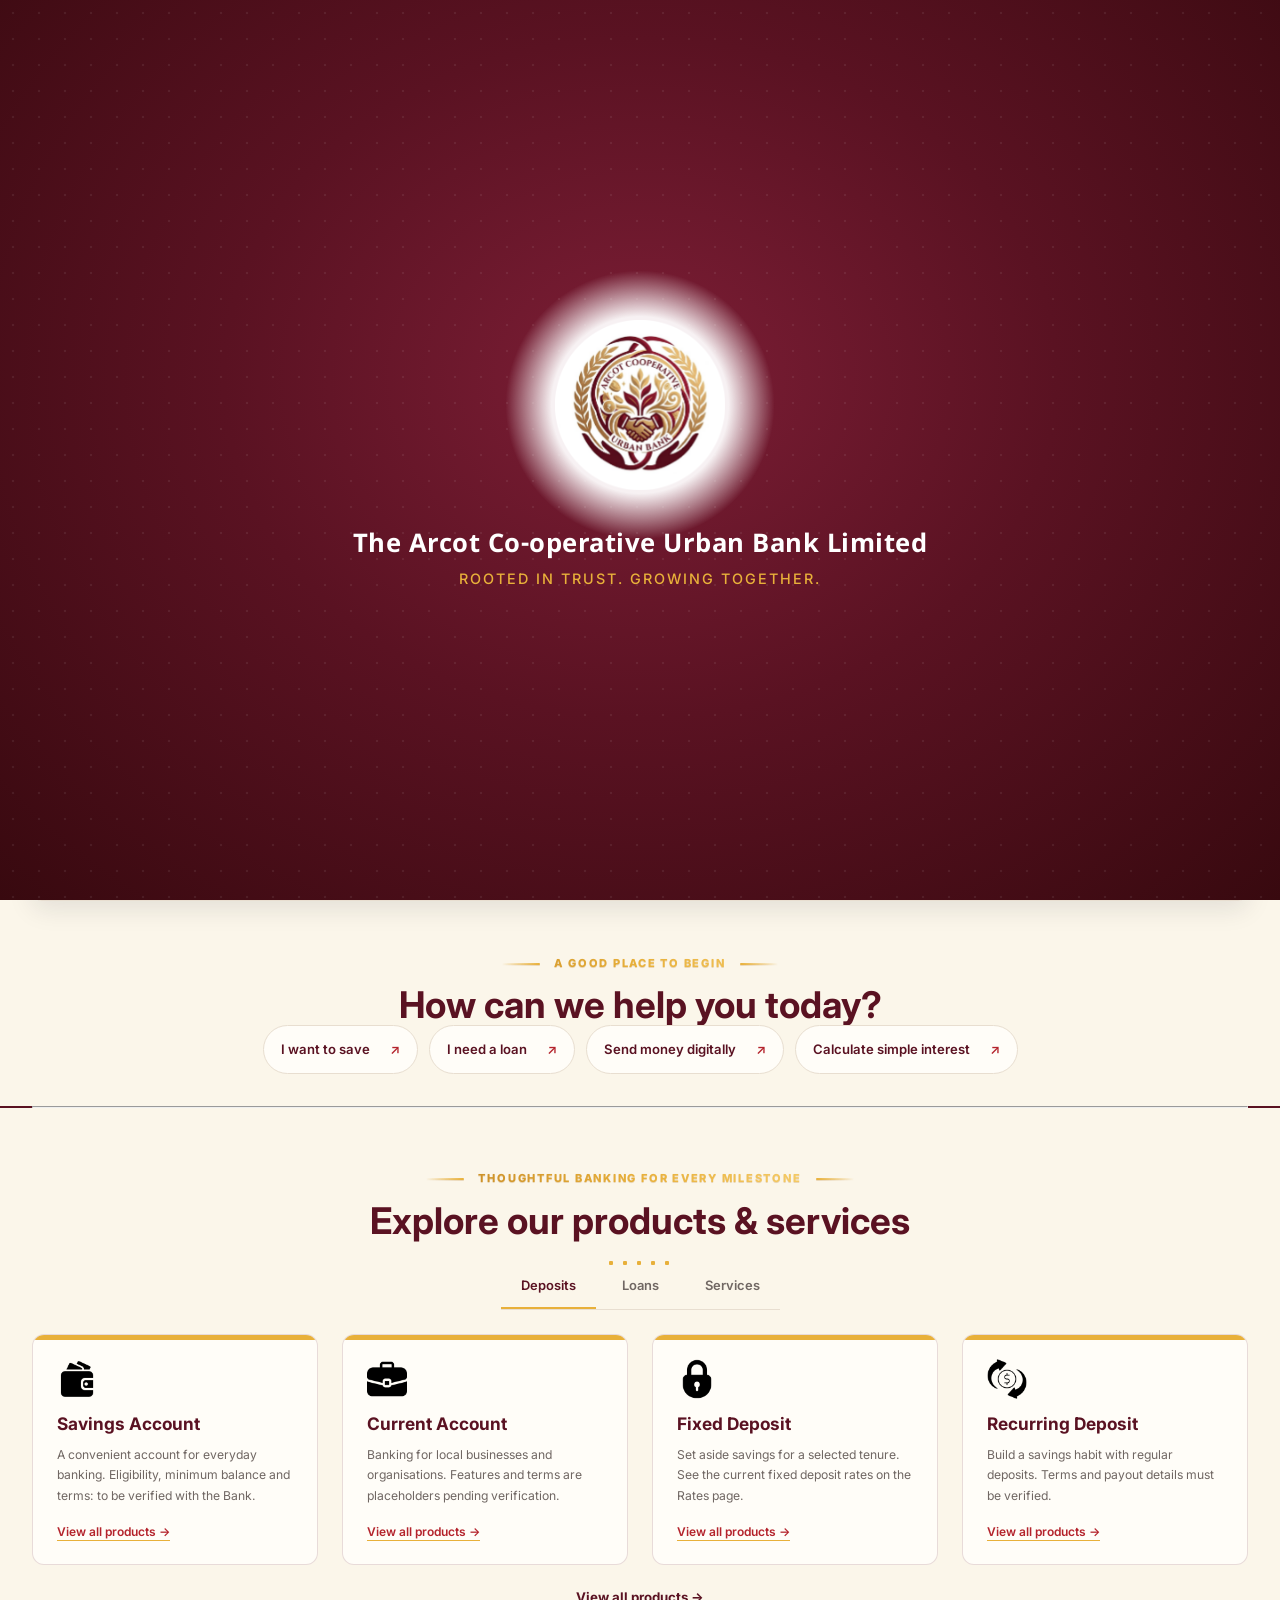
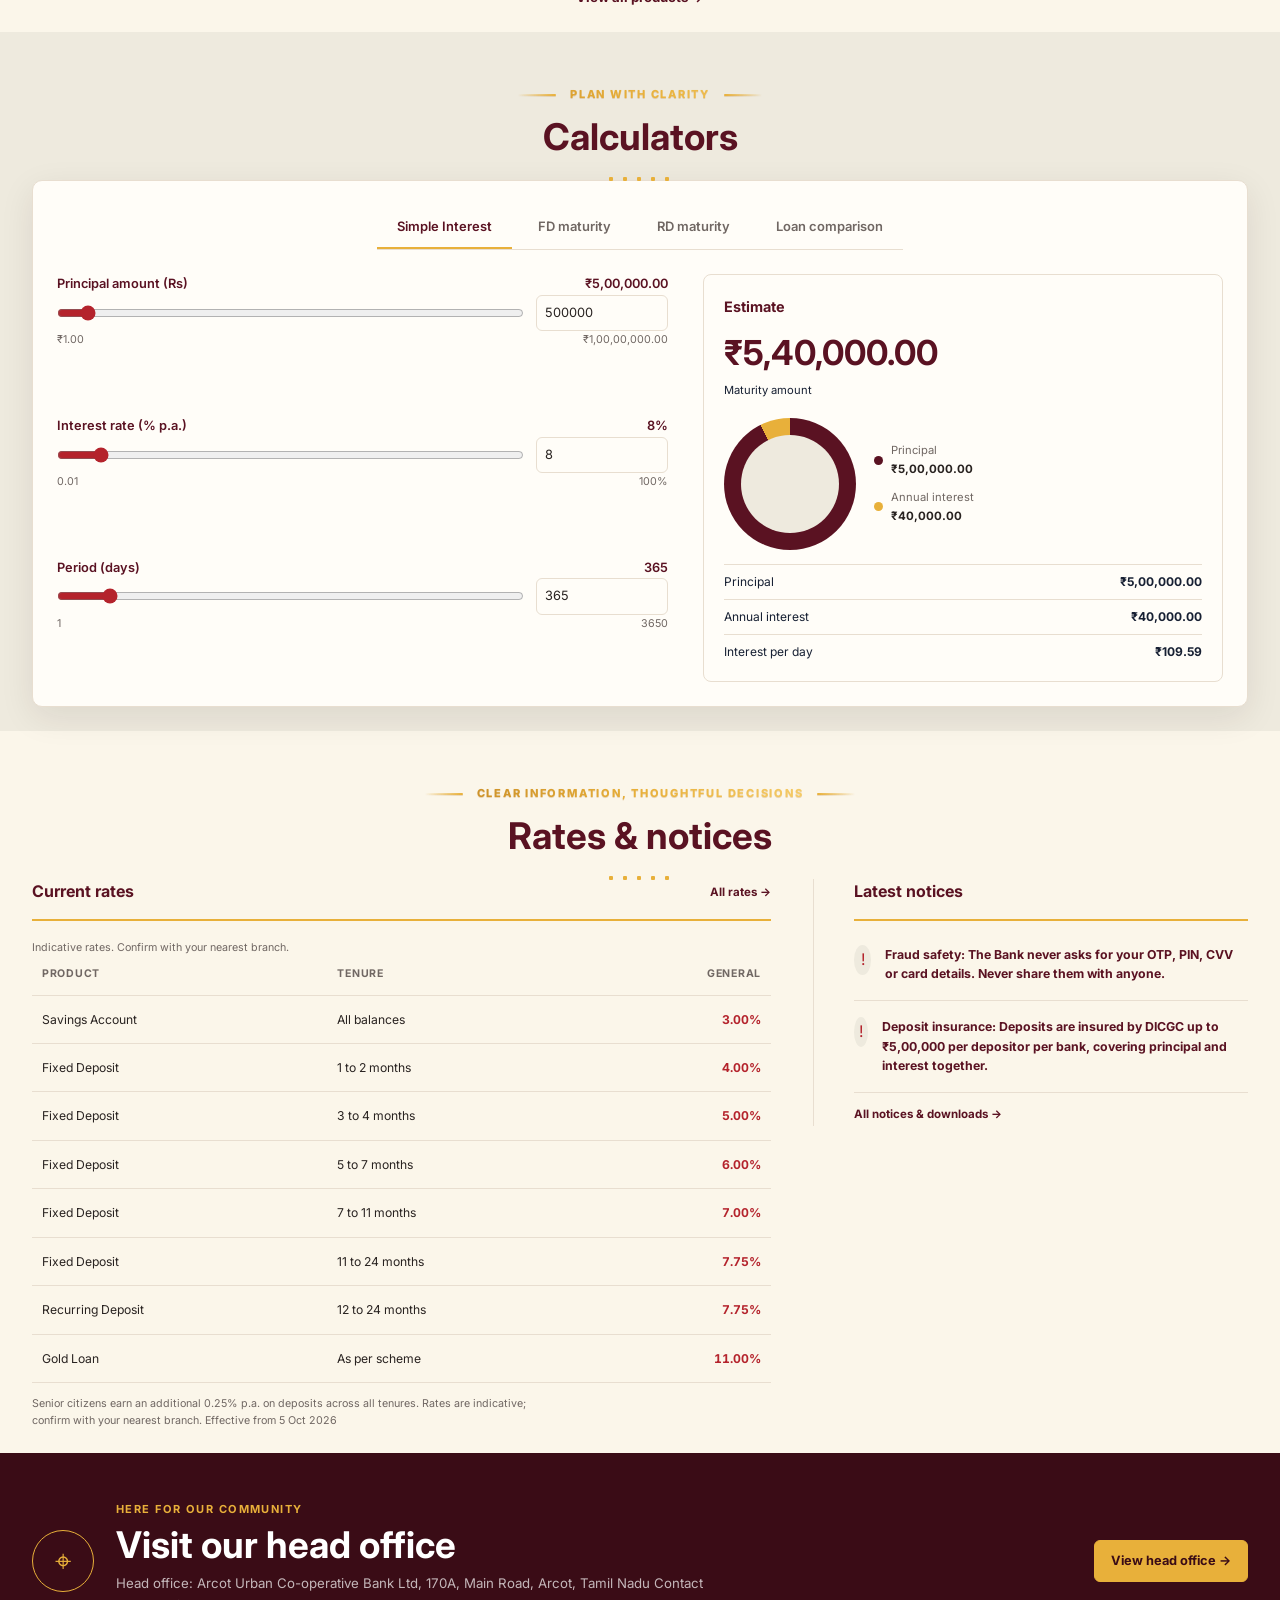
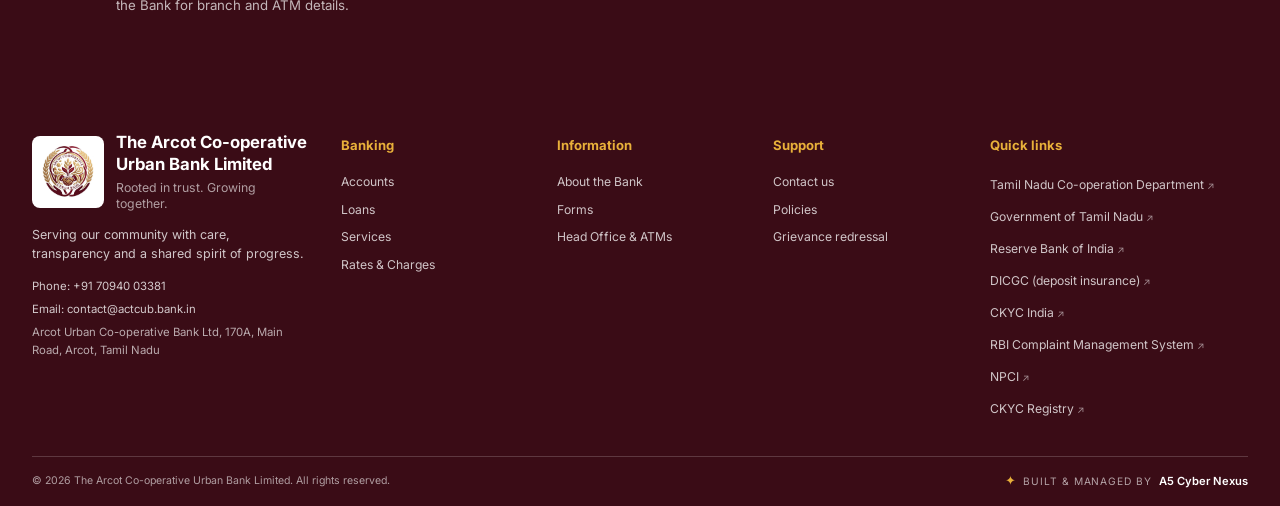
<file: index.html>
<!doctype html>
<html lang="en">
<head>
  <script src="js/intro.js?v=2"></script>
  <meta charset="utf-8"><meta name="viewport" content="width=device-width, initial-scale=1">
  <meta name="theme-color" content="#5A1222"><meta name="description" content="Arcot Urban Co-operative Bank Ltd — a static demonstration of community banking services.">
  <title>Arcot Urban Co-operative Bank Ltd</title>
  <link rel="preconnect" href="https://fonts.googleapis.com"><link rel="preconnect" href="https://fonts.gstatic.com" crossorigin>
  <link href="https://fonts.googleapis.com/css2?family=Inter:wght@400;500;600;700&family=Noto+Sans+Tamil:wght@400;500;600;700&display=swap" rel="stylesheet">
  <link rel="stylesheet" href="css/styles.css?v=2">
  <style>.hero::before{background:url("assets/images/hero-family-clean.jpg?v=3") center/cover no-repeat!important}</style>
  <link rel="preload" as="image" href="assets/images/hero-family-clean.jpg?v=3" fetchpriority="high">
</head>
<body>
<a class="skip-link" href="#main">Skip to content</a>
<div class="scroll-progress" aria-hidden="true"><span></span></div>
<div id="shared-header-root"></div>
<div class="notice-ticker"><div class="container ticker-inner"><strong data-i18n="important">IMPORTANT</strong><div class="ticker-window"><div class="ticker-track"><span data-i18n="dicgcNotice">Deposit insurance cover is subject to applicable DICGC terms; verify details with the Bank.</span></div></div></div></div>
<main id="main">
<section class="hero"><div class="container hero-content"><div class="hero-copy"><p class="eyebrow hero-fixed-label" data-i18n="heroEyebrow">A community bank for every generation</p><div class="hero-text-slides" aria-live="polite">
<div class="hero-slide is-active" data-hero-slide="0" aria-hidden="false"><h1 data-i18n="slide1Title"></h1><p data-i18n="slide1Text"></p><div class="hero-actions"><a class="button button-light" href="accounts.html" data-i18n="exploreAccounts">Explore accounts</a><a class="button button-glass" href="about.html" data-i18n="ourStory">Our story</a></div></div>
<div class="hero-slide" data-hero-slide="1" aria-hidden="true"><h1 data-i18n="slide2Title"></h1><p data-i18n="slide2Text"></p><div class="hero-actions"><a class="button button-light" href="accounts.html" data-i18n="exploreAccounts">Explore accounts</a><a class="button button-glass" href="about.html" data-i18n="ourStory">Our story</a></div></div>
<div class="hero-slide" data-hero-slide="2" aria-hidden="true"><h1 data-i18n="slide3Title"></h1><p data-i18n="slide3Text"></p><div class="hero-actions"><a class="button button-light" href="accounts.html" data-i18n="exploreAccounts">Explore accounts</a><a class="button button-glass" href="about.html" data-i18n="ourStory">Our story</a></div></div>
</div></div><div class="hero-side"><div class="hero-card-slides" aria-live="polite">
<div class="hero-card is-active" data-hero-card="0" aria-hidden="false"><span class="rate-icon" aria-hidden="true">&#x25c8;</span><p data-i18n="slide1Rate"></p><strong><span data-rate-id="gold-loan-home"></span><small>%</small></strong><a href="rates.html" data-i18n="viewRates">View rates →</a></div>
<div class="hero-card" data-hero-card="1" aria-hidden="true"><span class="rate-icon" aria-hidden="true">&#x25c8;</span><p data-i18n="slide2Rate"></p><strong><span data-rate-id="rd-12m-24m"></span><small>%</small></strong><a href="rates.html" data-i18n="viewRates">View rates →</a></div>
<div class="hero-card" data-hero-card="2" aria-hidden="true"><span class="rate-icon" aria-hidden="true">&#x25c8;</span><p data-i18n="slide3Rate"></p><strong><span data-rate-id="fd-11m-24m"></span><small>%</small></strong><a href="rates.html" data-i18n="viewRates">View rates →</a></div>
</div><div class="hero-dots" role="group" aria-label="Hero slides"><button type="button" class="active" data-hero-dot="0" aria-label="Show slide 1" aria-pressed="true"></button><button type="button" data-hero-dot="1" aria-label="Show slide 2" aria-pressed="false"></button><button type="button" data-hero-dot="2" aria-label="Show slide 3" aria-pressed="false"></button></div></div></div></section><section class="quick-services container" aria-label="Quick services" id="quick-services"></section>
<section class="help-section section container"><div class="section-heading"><p class="eyebrow" data-i18n="helpEyebrow">A good place to begin</p><h2 data-i18n="helpTitle">How can we help you today?</h2><span class="heading-kolam" aria-hidden="true"></span></div><div class="goal-chips"><a href="#products" data-i18n="goalSave">I want to save <span>↗</span></a><a href="loans.html" data-i18n="goalLoan">I need a loan <span>↗</span></a><a href="services.html" data-i18n="goalSend">Send money digitally <span>↗</span></a><a href="#calculators" data-i18n="goalEmi">Calculate simple interest <span>↗</span></a></div></section>
<section class="trust-band">
  <div class="container">
    <hr class="trust-line">
  </div>
</section>
<section class="section container" id="products"><div class="section-heading"><p class="eyebrow" data-i18n="productsEyebrow">Thoughtful banking for every milestone</p><h2 data-i18n="productsTitle">Explore our products & services</h2><span class="heading-kolam" aria-hidden="true"></span></div><div class="tabs" role="tablist" aria-label="Product categories"><button class="active" role="tab" aria-selected="true" data-tab="deposits" data-i18n="deposits">Deposits</button><button role="tab" aria-selected="false" data-tab="loans" data-i18n="loans">Loans</button><button role="tab" aria-selected="false" data-tab="services" data-i18n="services">Services</button></div><div class="product-grid" id="product-grid"></div><div class="center-link"><a href="accounts.html" data-i18n="allProducts">View all products →</a></div></section>
<section class="calculator-section" id="calculators"><div class="container section"><div class="section-heading"><p class="eyebrow" data-i18n="calculatorEyebrow">Plan with clarity</p><h2 data-i18n="calculatorTitle">Calculators</h2><span class="heading-kolam" aria-hidden="true"></span></div><div class="calculator-shell"><div class="calc-tabs" role="tablist" aria-label="Calculators"><button class="active" role="tab" aria-selected="true" data-calc="emi" data-i18n="emi">Simple Interest</button><button role="tab" aria-selected="false" data-calc="fd" data-i18n="fdCalc">FD maturity</button><button role="tab" aria-selected="false" data-calc="rd" data-i18n="rdCalc">RD maturity</button><button role="tab" aria-selected="false" data-calc="compare" data-i18n="loanCompare">Loan comparison</button></div><div id="calculator-content"></div></div></div></section>
<section class="section container rates-section"><div class="section-heading"><p class="eyebrow" data-i18n="ratesEyebrow">Clear information, thoughtful decisions</p><h2 data-i18n="ratesTitle">Rates & notices</h2><span class="heading-kolam" aria-hidden="true"></span></div><div class="rates-notices"><div class="rates-card"><div class="card-title"><h3 data-i18n="currentRates">Current rates</h3><a href="rates.html" data-i18n="allRates">All rates →</a></div><p class="fine-print" data-i18n="ratesCurrentNote">Indicative rates per annum. Confirm with your nearest branch.</p><div class="table-scroll"><table><thead><tr><th data-i18n="product">Product</th><th data-i18n="tenure">Tenure</th><th data-i18n="general">General</th></tr></thead><tbody id="rates-table"></tbody></table></div><p class="fine-print" id="rates-footnote" data-i18n="ratesFootnote">Senior citizens: additional 0.25% on term deposits. Rates are indicative and may change without notice. Please confirm current terms directly with the Bank.</p></div><div class="notices-card"><h3 data-i18n="latestNotices">Latest notices</h3><div id="notice-list"></div><a class="text-link" href="downloads.html" data-i18n="allNotices">All notices & downloads →</a></div></div></section>
<section class="branch-banner"><div class="container branch-banner-inner"><div class="branch-mark" aria-hidden="true">⌖</div><div><p class="eyebrow" data-i18n="branchEyebrow">Here for our community</p><h2 data-i18n="branchTitle">Visit our head office</h2><p data-i18n="branchText">Find our address, phone number and working hours.</p></div><a class="button button-light" href="branches.html" data-i18n="findBranch">View head office →</a></div></section>
</main>

<div class="theme-widget"><button class="theme-toggle" aria-expanded="false" aria-controls="theme-panel">◉ <span data-i18n="colourOptions">Colour options</span></button><div class="theme-panel" id="theme-panel" hidden><div class="theme-panel-head"><strong data-i18n="choosePalette">Choose a palette</strong><button class="theme-close" aria-label="Close colour options">×</button></div><div class="palette-list" id="palette-list"></div><label class="dark-toggle"><input id="dark-mode" type="checkbox"><span data-i18n="darkMode">Dark mode</span></label></div></div>
<button class="back-top" aria-label="Back to top" title="Back to top">🪔</button>
<script src="js/app.js?v=2" defer></script>
</body></html>
</file>
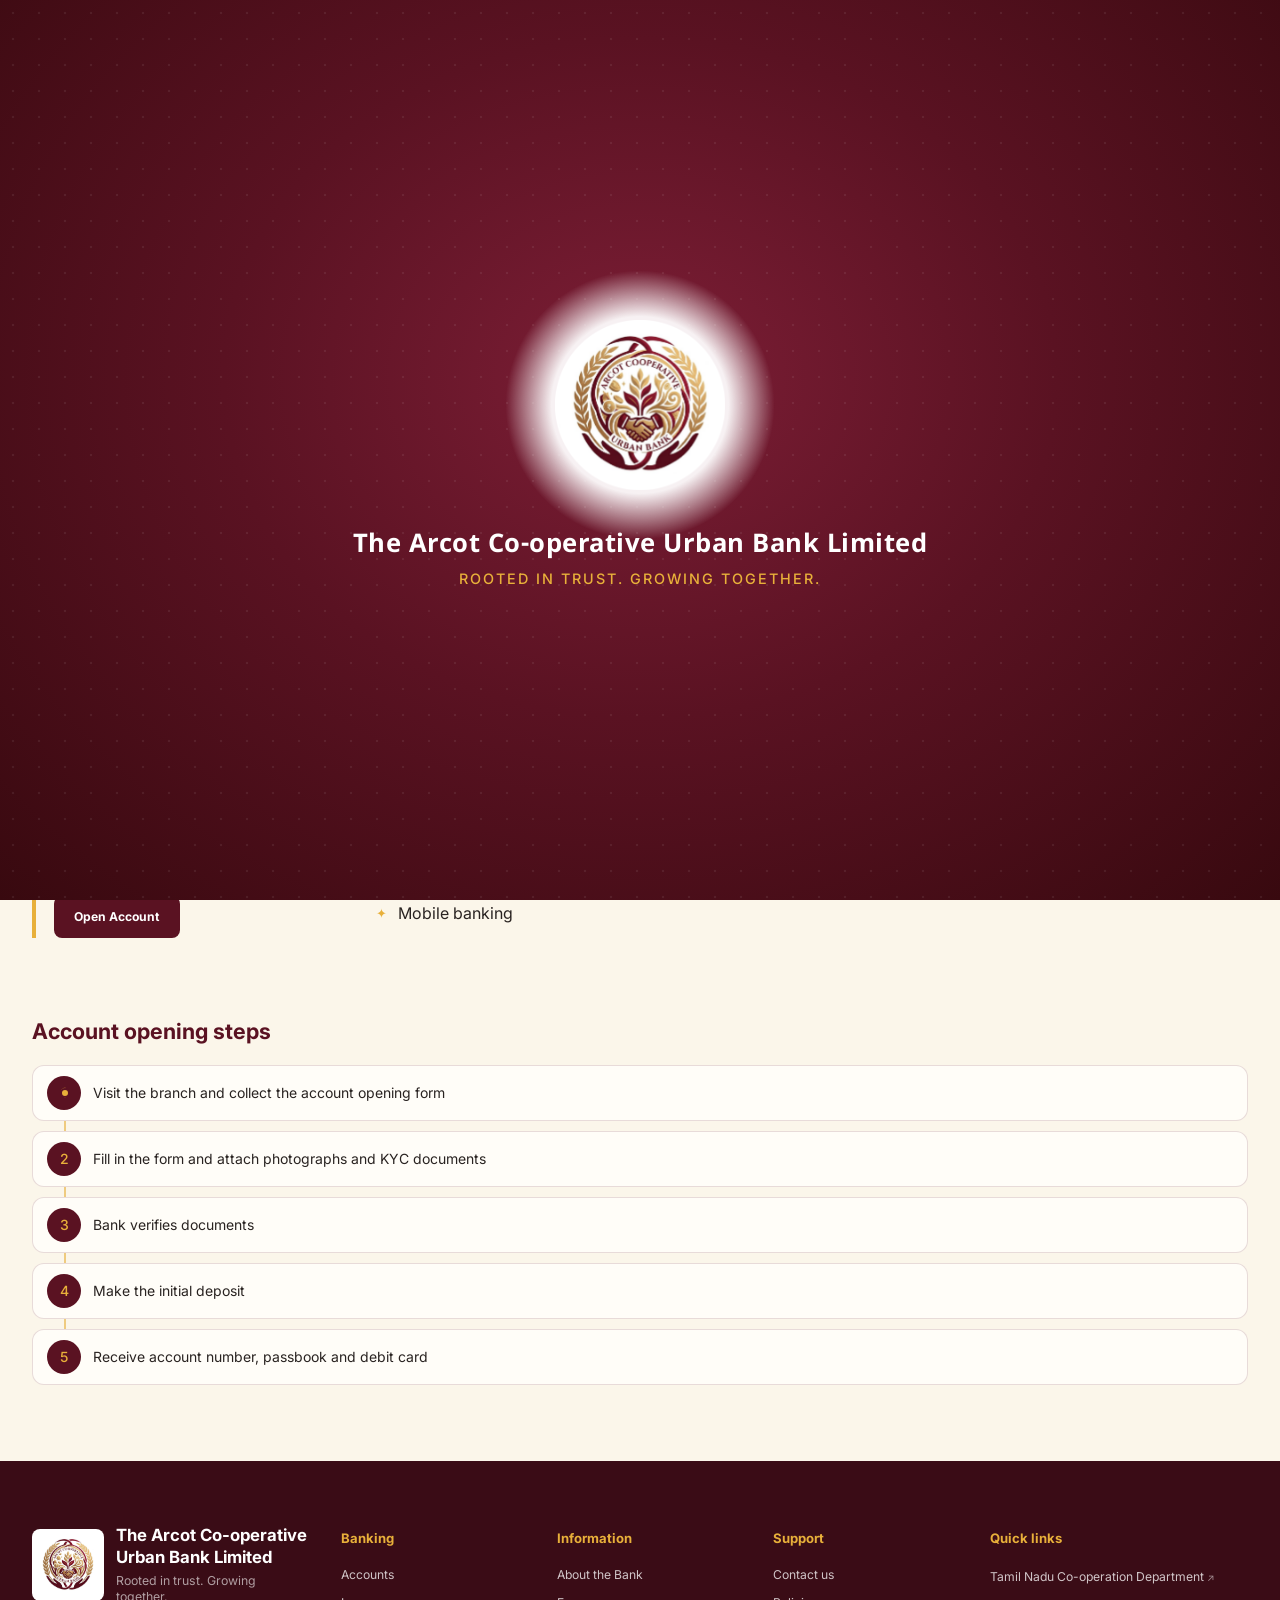
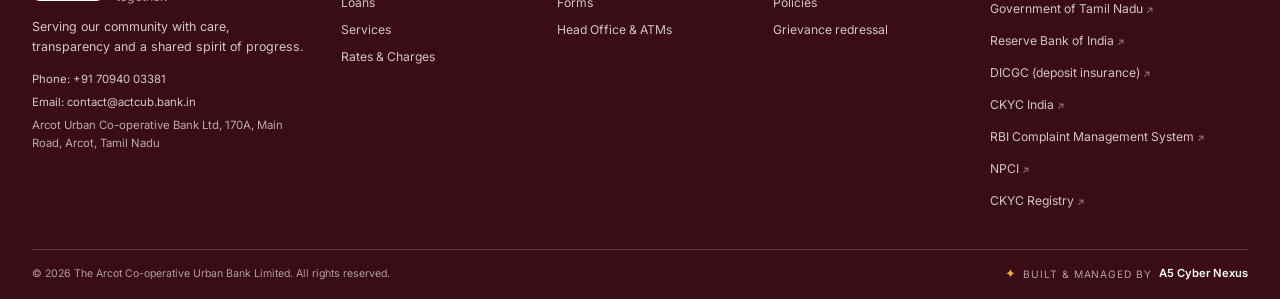
<file: accounts.html>
﻿<!doctype html><html lang="en"><head><script src="js/intro.js?v=2"></script><meta charset="utf-8"><meta name="viewport" content="width=device-width,initial-scale=1"><meta name="theme-color" content="#5A1222"><title>Accounts | Arcot UCB</title><link rel="preconnect" href="https://fonts.googleapis.com"><link rel="preconnect" href="https://fonts.gstatic.com" crossorigin><link href="https://fonts.googleapis.com/css2?family=Inter:wght@400;500;600;700&family=Noto+Sans+Tamil:wght@400;500;600;700&display=swap" rel="stylesheet"><link rel="stylesheet" href="css/styles.css?v=2"></head><body data-page="accounts"><a class="skip-link" href="#main">Skip to content</a><div class="scroll-progress"><span></span></div><div id="page-root"></div><button class="back-top" aria-label="Back to top">ðŸª”</button><script src="js/app.js?v=2" defer></script></body></html>
</file>
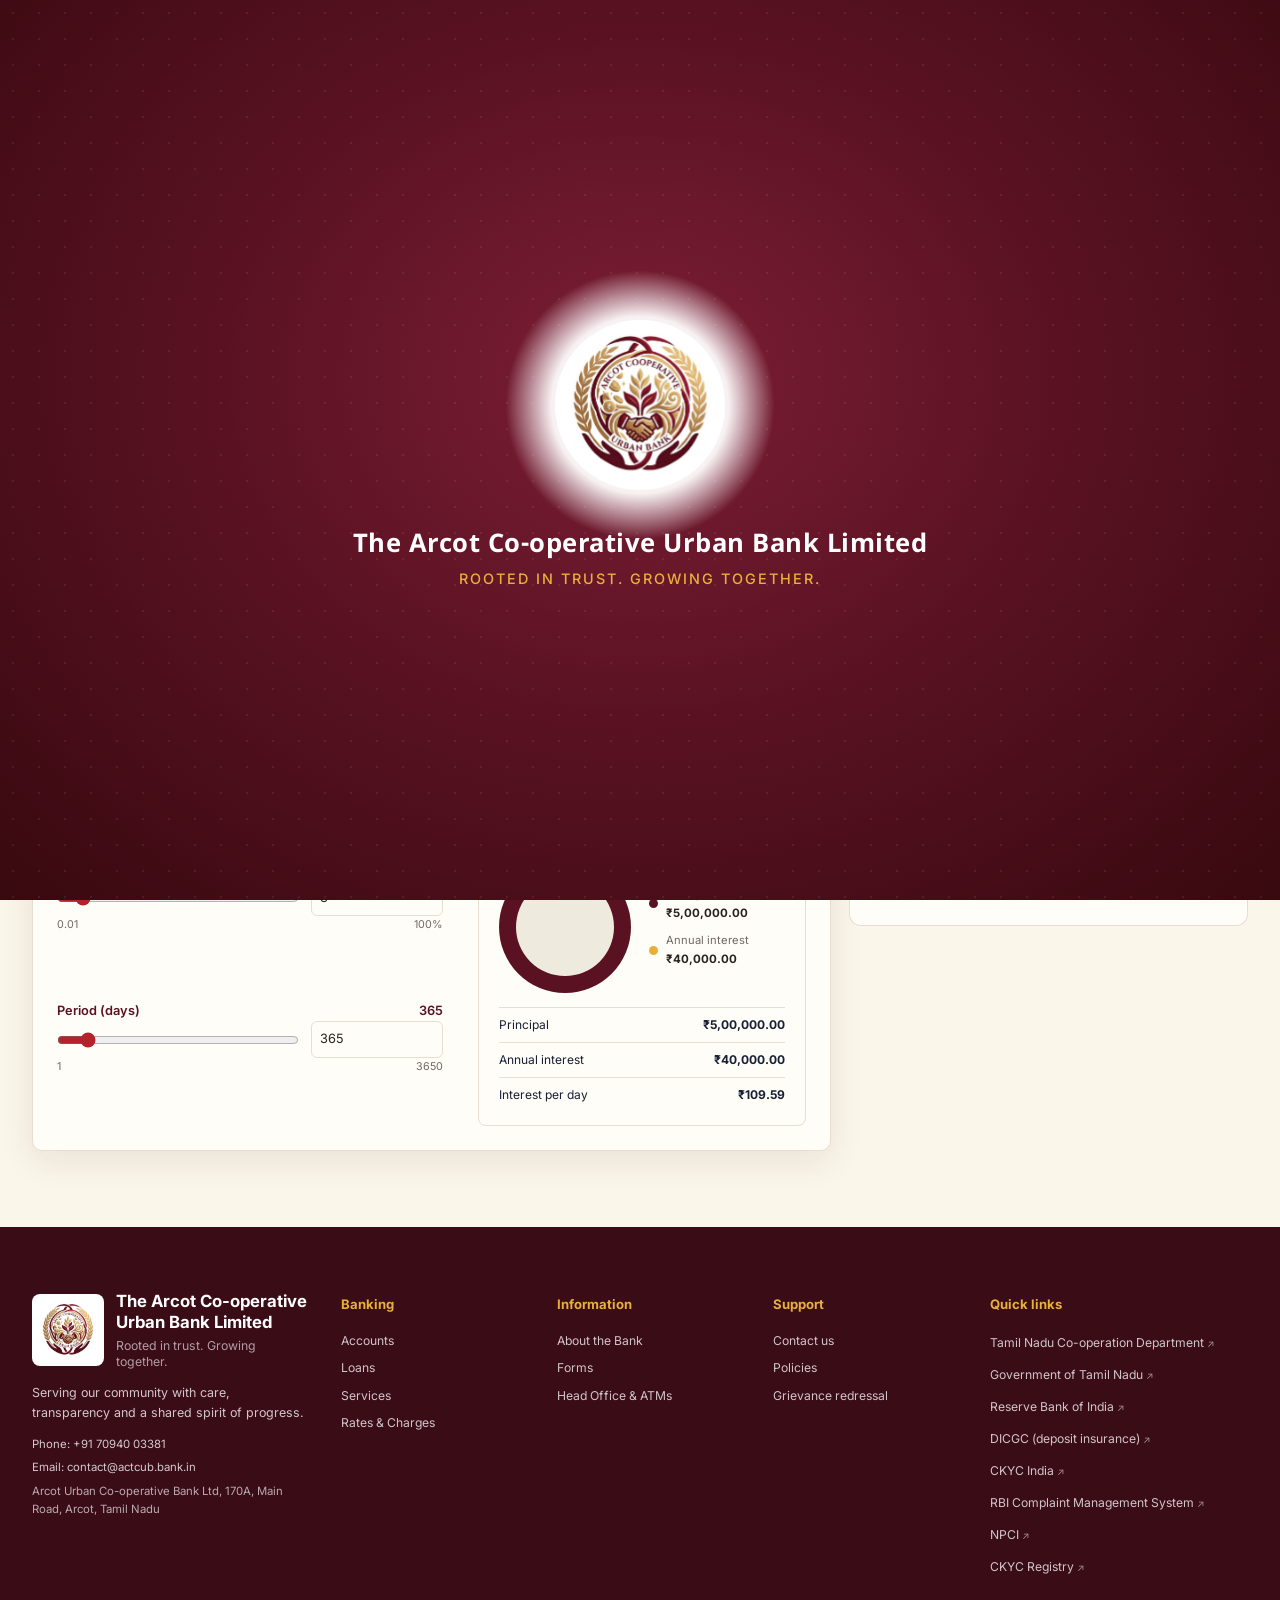
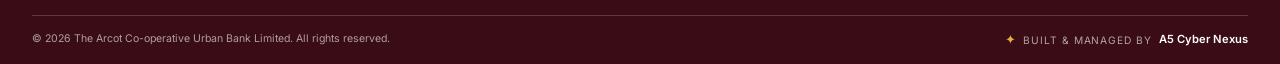
<file: calculators.html>
﻿<!doctype html><html lang="en"><head><script src="js/intro.js?v=2"></script><meta charset="utf-8"><meta name="viewport" content="width=device-width,initial-scale=1"><meta name="theme-color" content="#5A1222"><title>Calculators | Arcot UCB</title><link rel="preconnect" href="https://fonts.googleapis.com"><link rel="preconnect" href="https://fonts.gstatic.com" crossorigin><link href="https://fonts.googleapis.com/css2?family=Inter:wght@400;500;600;700&family=Noto+Sans+Tamil:wght@400;500;600;700&display=swap" rel="stylesheet"><link rel="stylesheet" href="css/styles.css?v=2"></head><body data-page="calculators"><a class="skip-link" href="#main">Skip to content</a><div class="scroll-progress"><span></span></div><div id="page-root"></div><button class="back-top" aria-label="Back to top">ðŸª”</button><script src="js/app.js?v=2" defer></script></body></html>
</file>
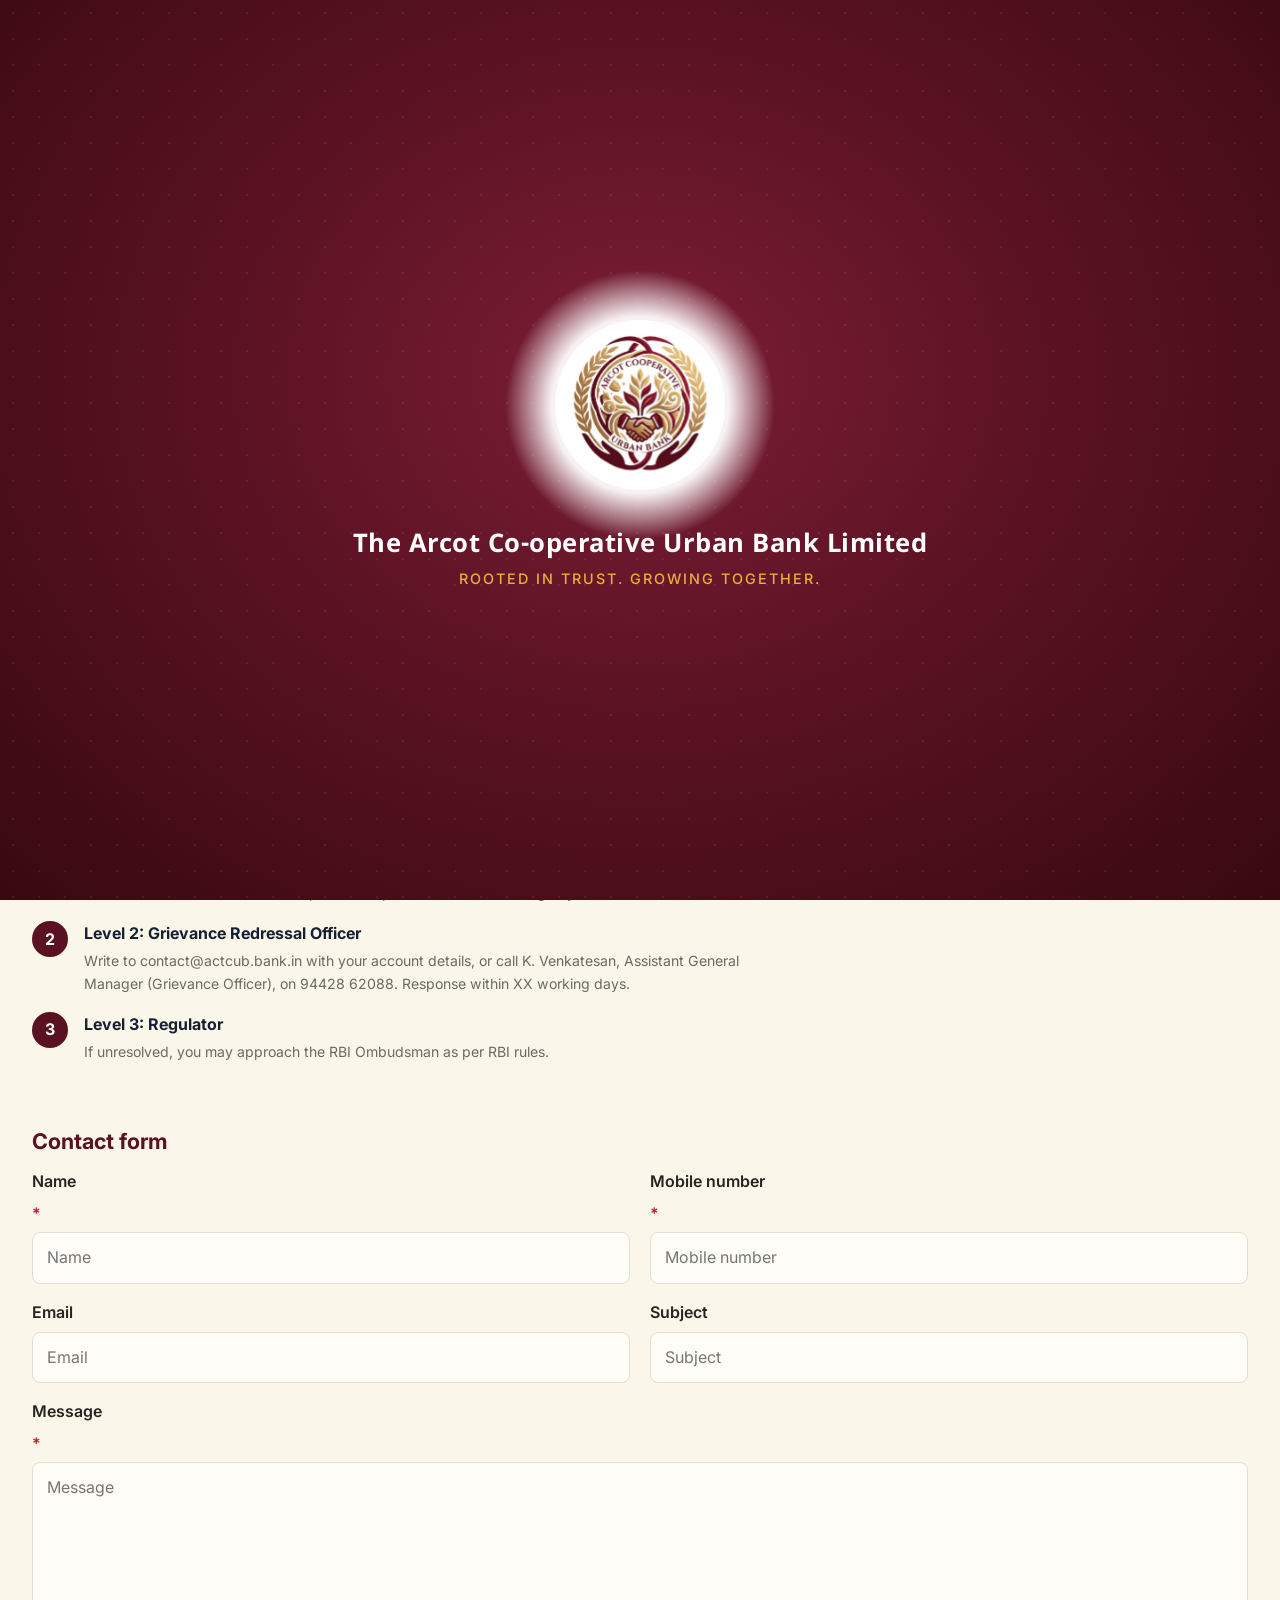
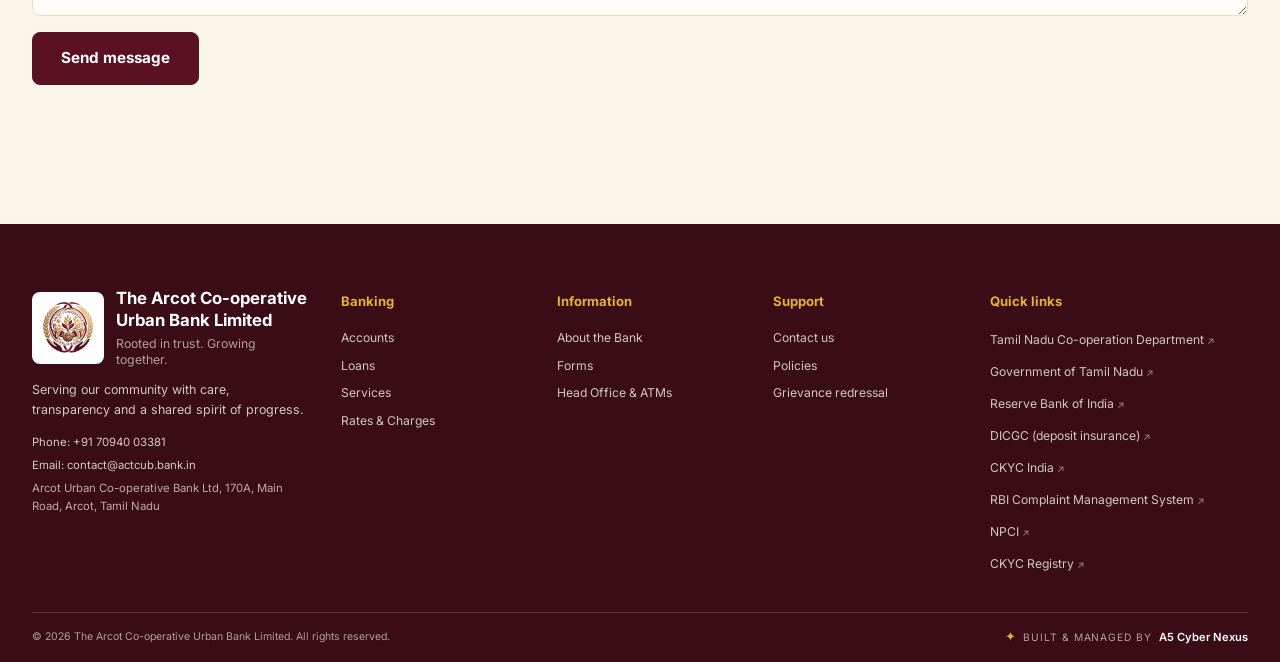
<file: contact.html>
﻿<!doctype html><html lang="en"><head><script src="js/intro.js?v=2"></script><meta charset="utf-8"><meta name="viewport" content="width=device-width,initial-scale=1"><meta name="theme-color" content="#5A1222"><title>Contact Us | Arcot UCB</title><link rel="preconnect" href="https://fonts.googleapis.com"><link rel="preconnect" href="https://fonts.gstatic.com" crossorigin><link href="https://fonts.googleapis.com/css2?family=Inter:wght@400;500;600;700&family=Noto+Sans+Tamil:wght@400;500;600;700&display=swap" rel="stylesheet"><link rel="stylesheet" href="css/styles.css?v=2"></head><body data-page="contact"><a class="skip-link" href="#main">Skip to content</a><div class="scroll-progress"><span></span></div><div id="page-root"></div><button class="back-top" aria-label="Back to top">ðŸª”</button><script src="js/app.js?v=2" defer></script></body></html>
</file>
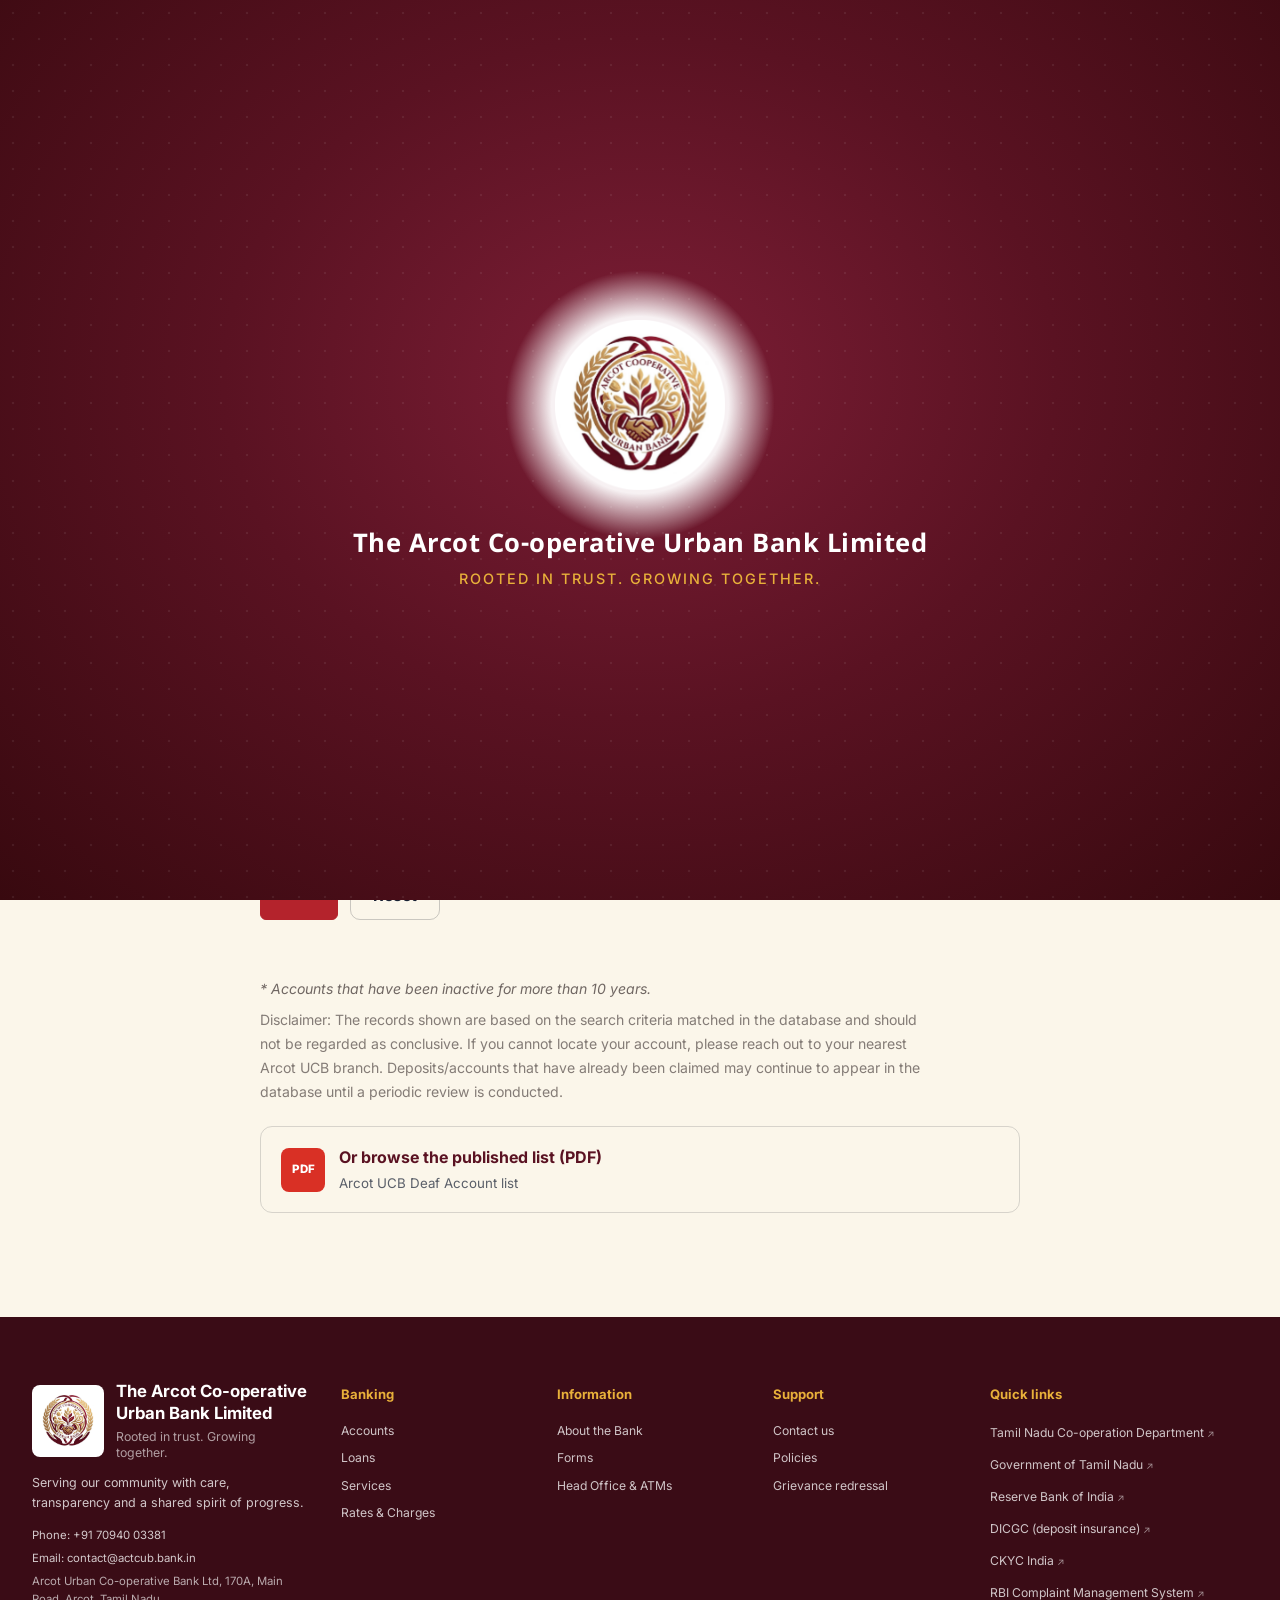
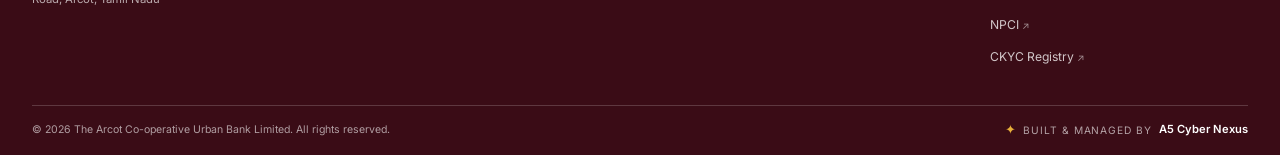
<file: deaf-accounts.html>
<!doctype html><html lang="en"><head><script src="js/intro.js?v=3"></script><meta charset="utf-8"><meta name="viewport" content="width=device-width,initial-scale=1"><meta name="theme-color" content="#5A1222"><title>DEAF Accounts | Arcot UCB</title><link rel="preconnect" href="https://fonts.googleapis.com"><link rel="preconnect" href="https://fonts.gstatic.com" crossorigin><link href="https://fonts.googleapis.com/css2?family=Inter:wght@400;500;600;700&family=Noto+Sans+Tamil:wght@400;500;600;700&display=swap" rel="stylesheet"><link rel="stylesheet" href="css/styles.css?v=3"></head><body data-page="deaf"><a class="skip-link" href="#main">Skip to content</a><div class="scroll-progress"><span></span></div><div id="page-root"></div><button class="back-top" aria-label="Back to top">🪔</button><script src="js/app.js?v=3" defer></script></body></html>
</file>
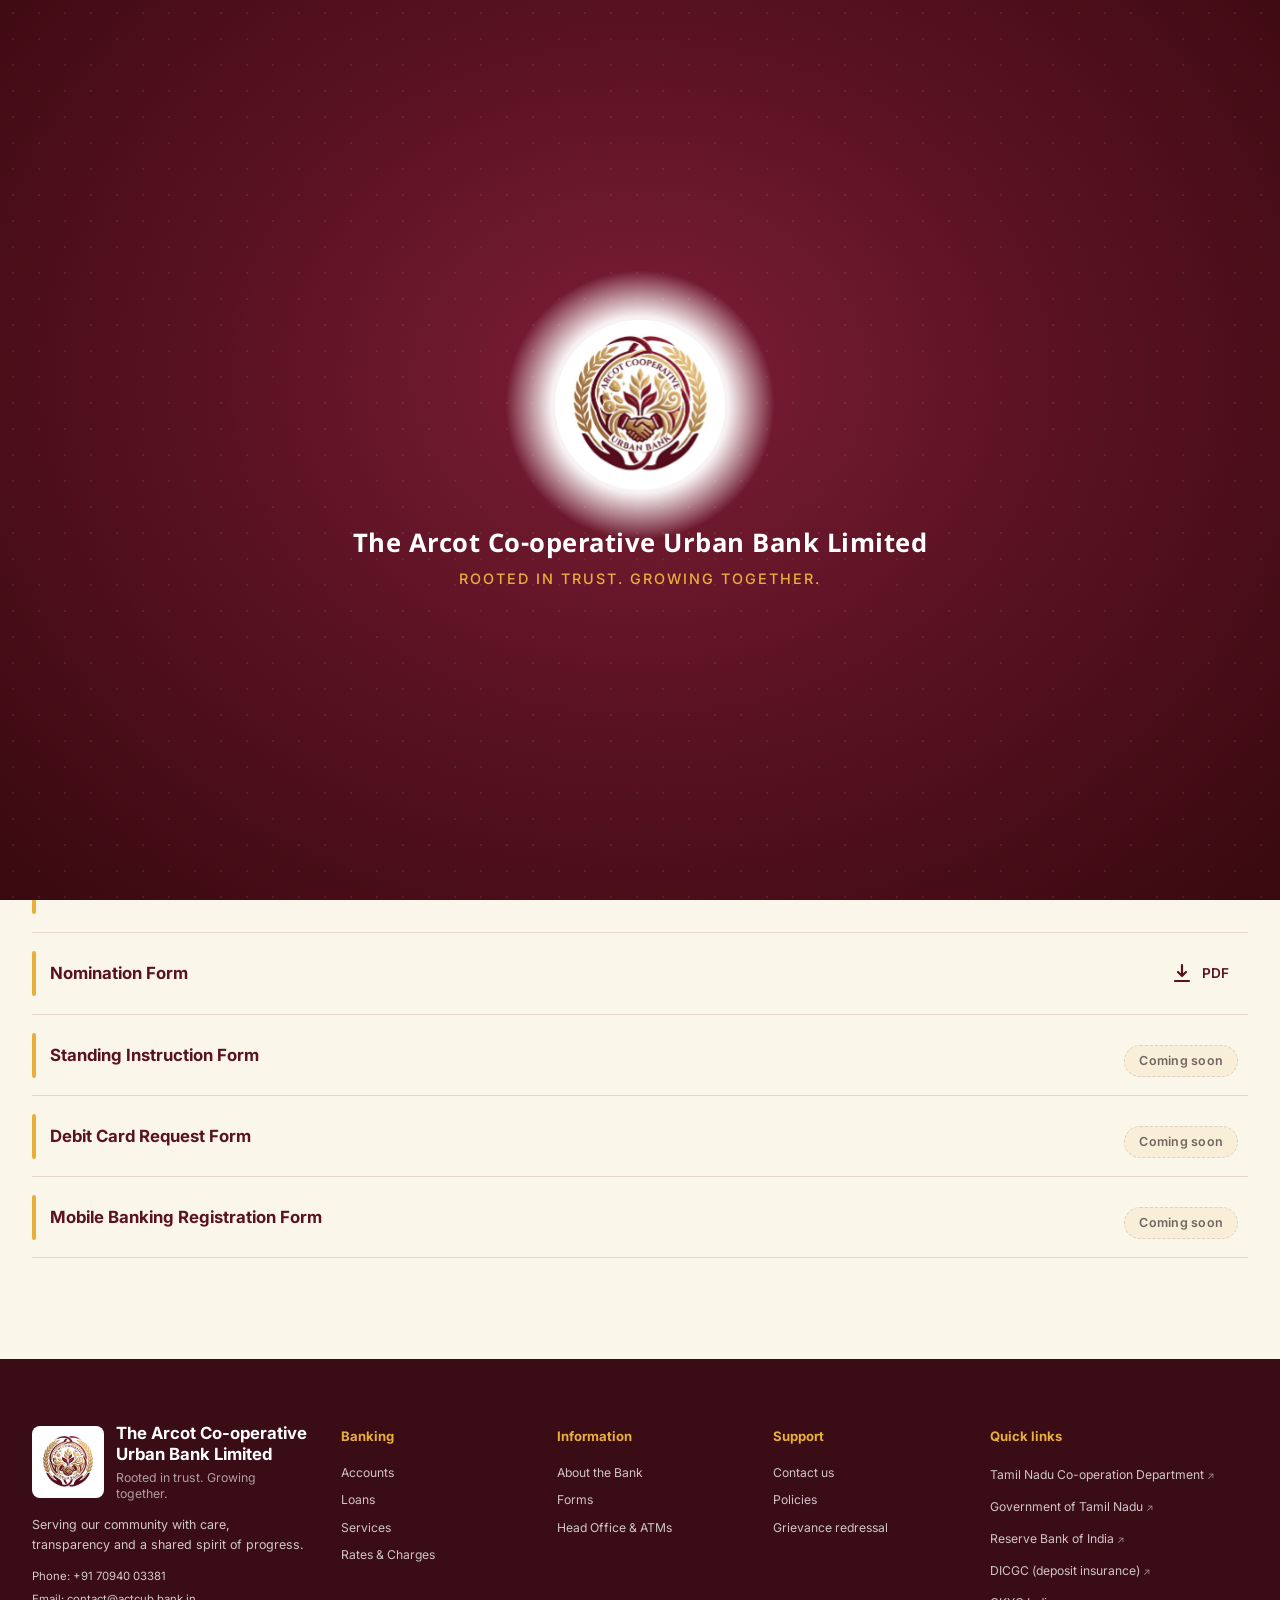
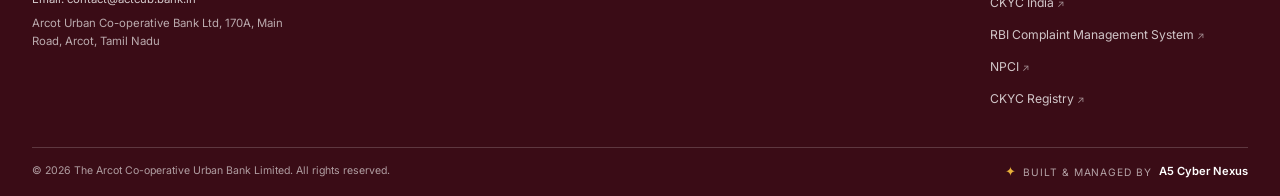
<file: downloads.html>
﻿<!doctype html><html lang="en"><head><script src="js/intro.js?v=2"></script><meta charset="utf-8"><meta name="viewport" content="width=device-width,initial-scale=1"><meta name="theme-color" content="#5A1222"><title>Forms | Arcot UCB</title><link rel="preconnect" href="https://fonts.googleapis.com"><link rel="preconnect" href="https://fonts.gstatic.com" crossorigin><link href="https://fonts.googleapis.com/css2?family=Inter:wght@400;500;600;700&family=Noto+Sans+Tamil:wght@400;500;600;700&display=swap" rel="stylesheet"><link rel="stylesheet" href="css/styles.css?v=2"></head><body data-page="downloads"><a class="skip-link" href="#main">Skip to content</a><div class="scroll-progress"><span></span></div><div id="page-root"></div><button class="back-top" aria-label="Back to top">ðŸª”</button><script src="js/app.js?v=2" defer></script></body></html>
</file>
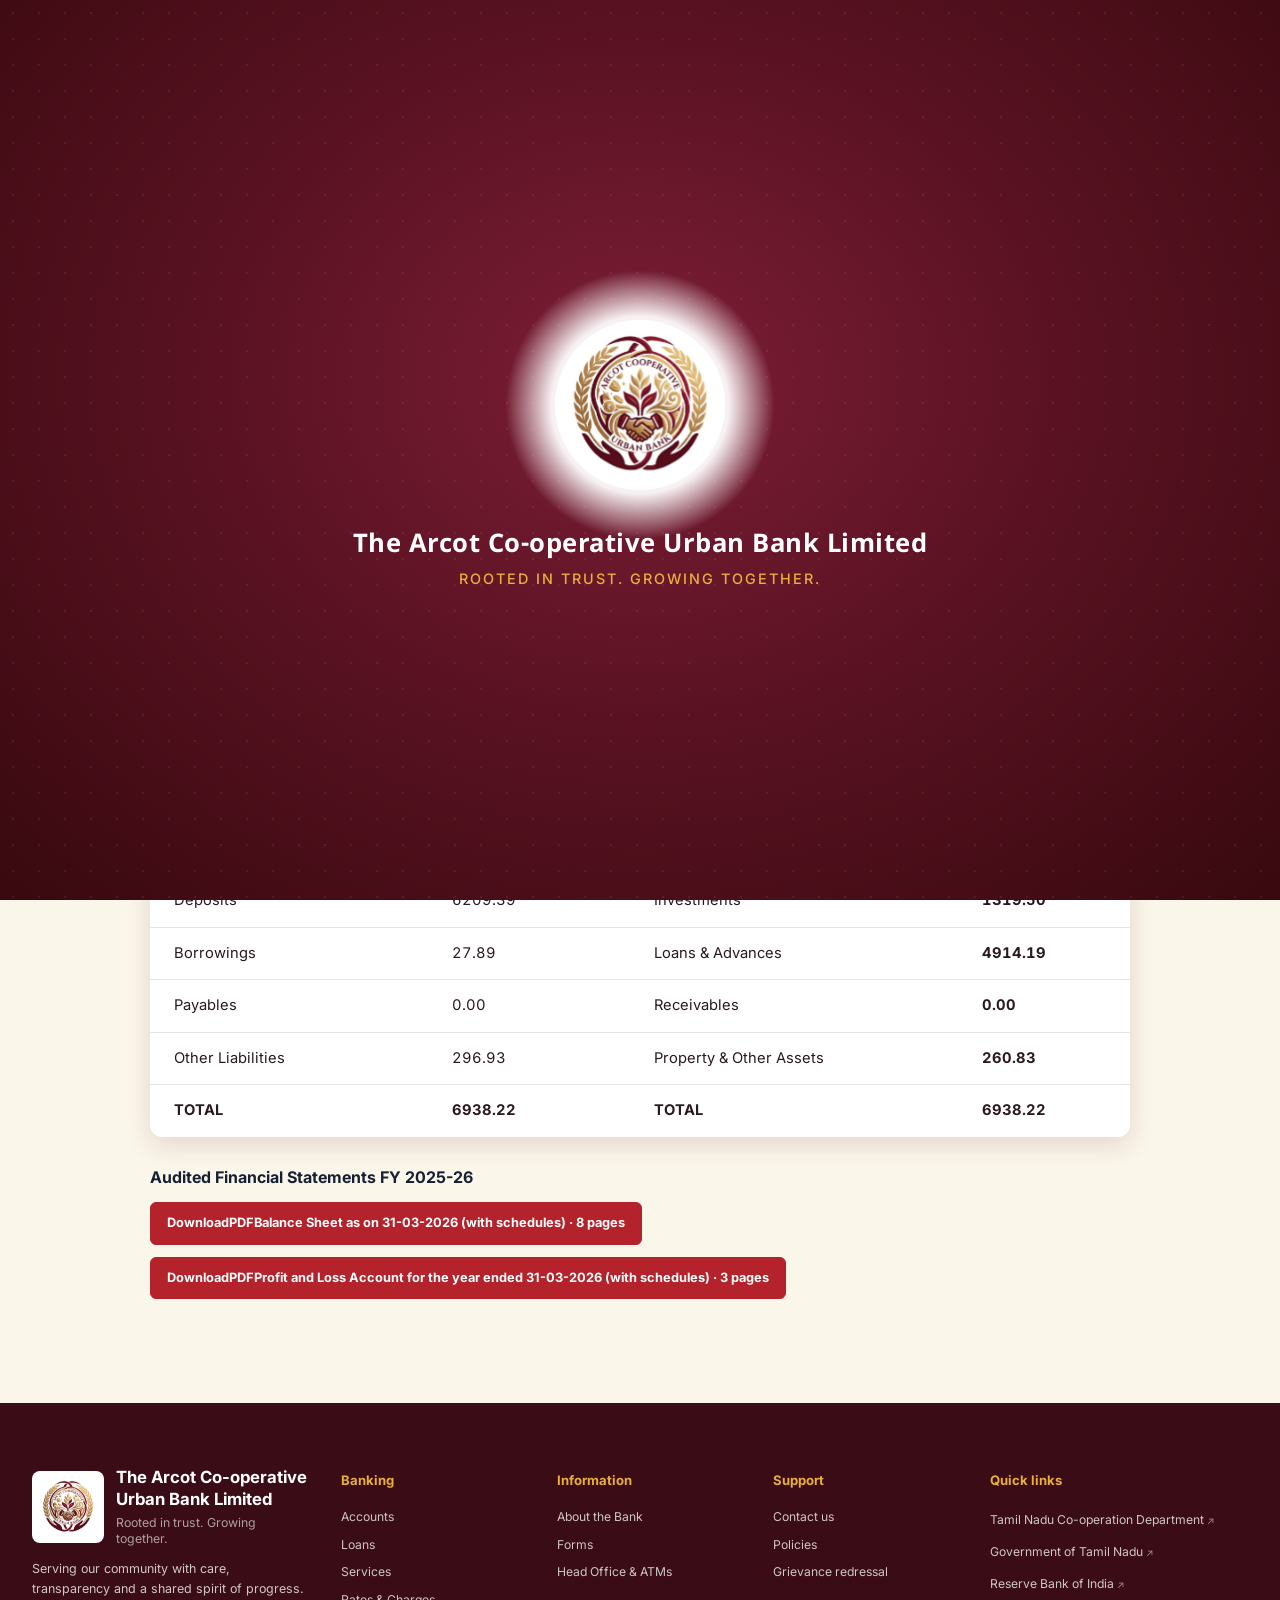
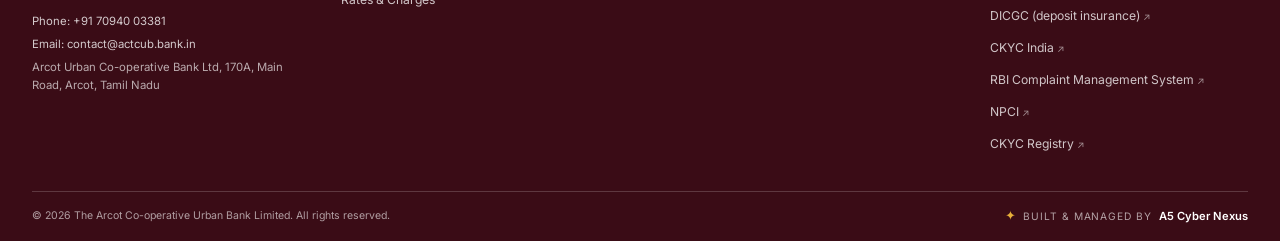
<file: financial-position.html>
﻿<!doctype html><html lang="en"><head><script src="js/intro.js?v=3"></script><meta charset="utf-8"><meta name="viewport" content="width=device-width,initial-scale=1"><meta name="theme-color" content="#5A1222"><title>Financial Position | Arcot UCB</title><link rel="preconnect" href="https://fonts.googleapis.com"><link rel="preconnect" href="https://fonts.gstatic.com" crossorigin><link href="https://fonts.googleapis.com/css2?family=Inter:wght@400;500;600;700&family=Noto+Sans+Tamil:wght@400;500;600;700&display=swap" rel="stylesheet"><link rel="stylesheet" href="css/styles.css?v=3"></head><body data-page="financial"><a class="skip-link" href="#main">Skip to content</a><div class="scroll-progress"><span></span></div><div id="page-root"></div><button class="back-top" aria-label="Back to top">🪔</button><script src="js/app.js?v=3" defer></script></body></html>
</file>
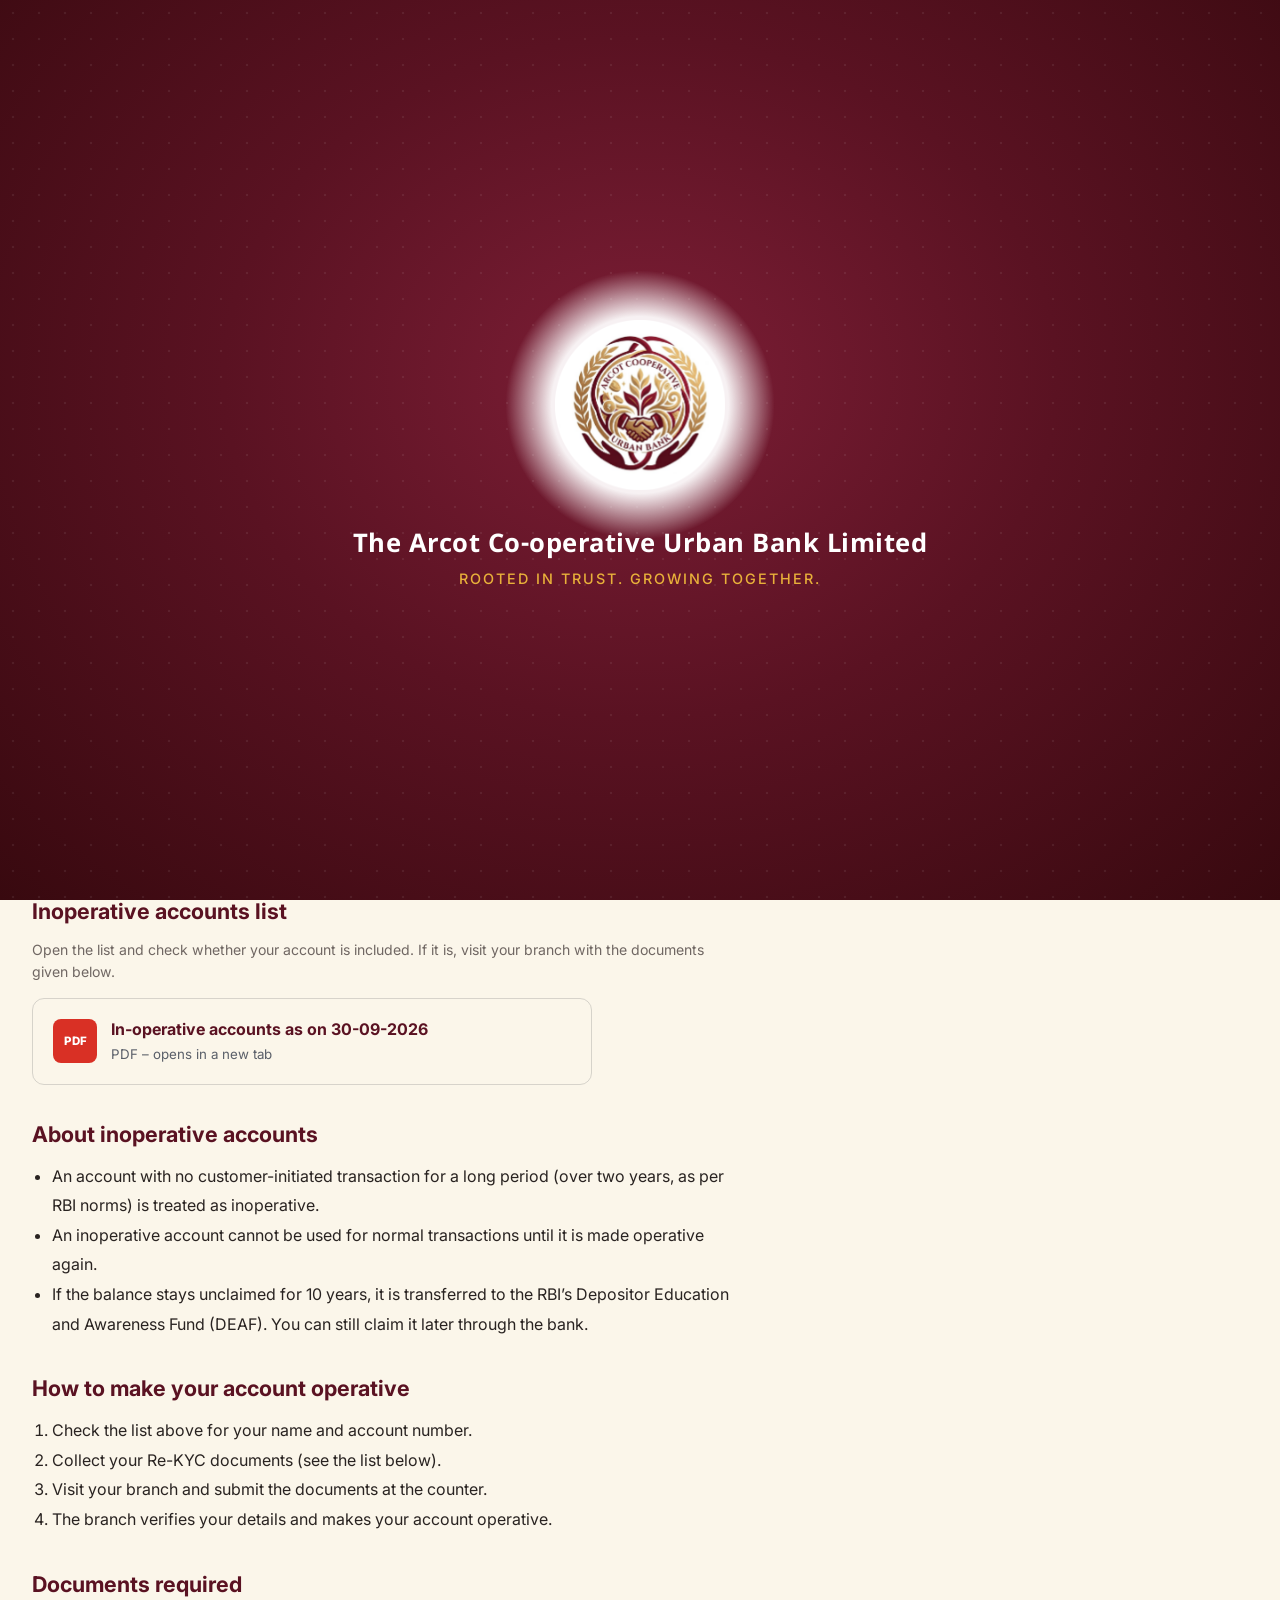
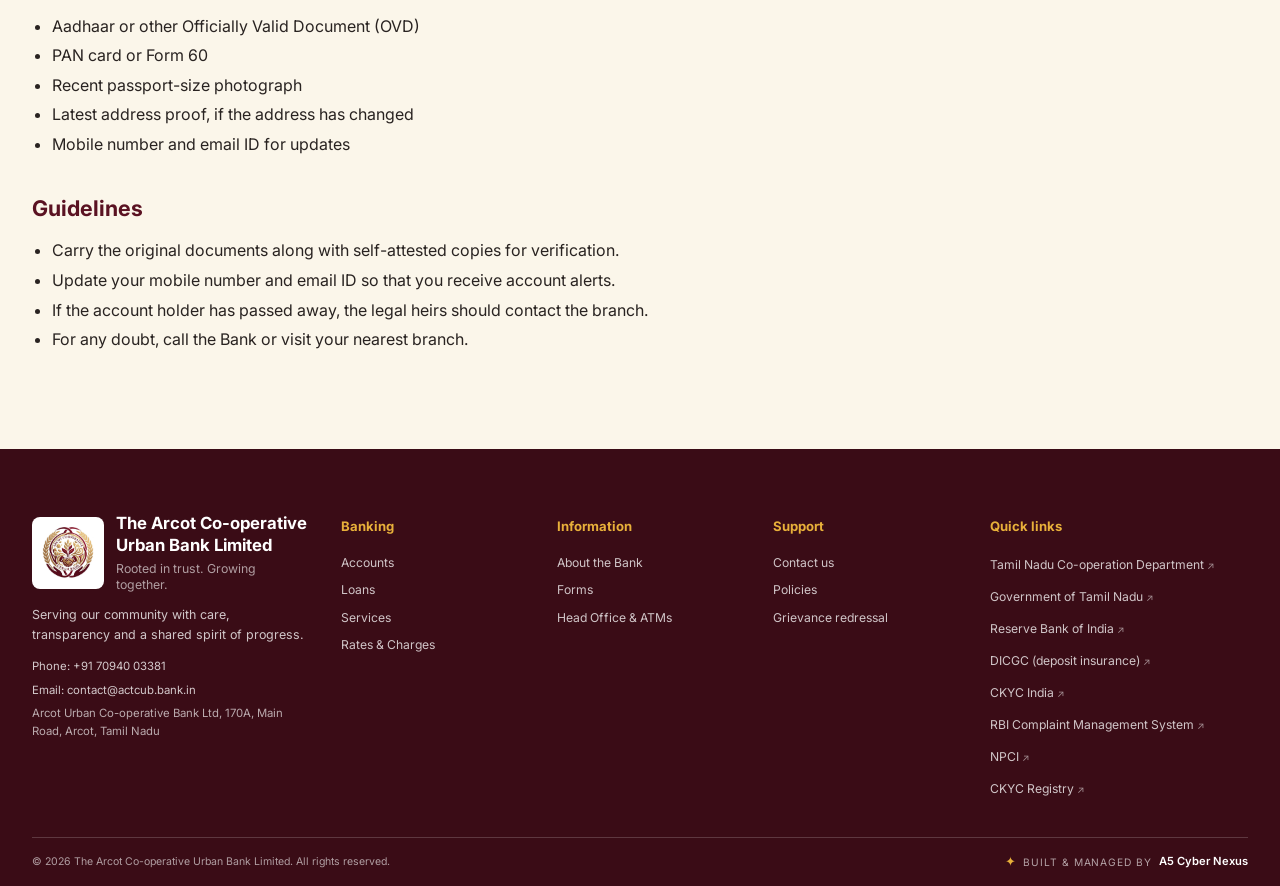
<file: inoperative-accounts.html>
<!doctype html><html lang="en"><head><script src="js/intro.js?v=3"></script><meta charset="utf-8"><meta name="viewport" content="width=device-width,initial-scale=1"><meta name="theme-color" content="#5A1222"><title>Inoperative Accounts | Arcot UCB</title><link rel="preconnect" href="https://fonts.googleapis.com"><link rel="preconnect" href="https://fonts.gstatic.com" crossorigin><link href="https://fonts.googleapis.com/css2?family=Inter:wght@400;500;600;700&family=Noto+Sans+Tamil:wght@400;500;600;700&display=swap" rel="stylesheet"><link rel="stylesheet" href="css/styles.css?v=3"></head><body data-page="inopp"><a class="skip-link" href="#main">Skip to content</a><div class="scroll-progress"><span></span></div><div id="page-root"></div><button class="back-top" aria-label="Back to top">🪔</button><script src="js/app.js?v=3" defer></script></body></html>
</file>
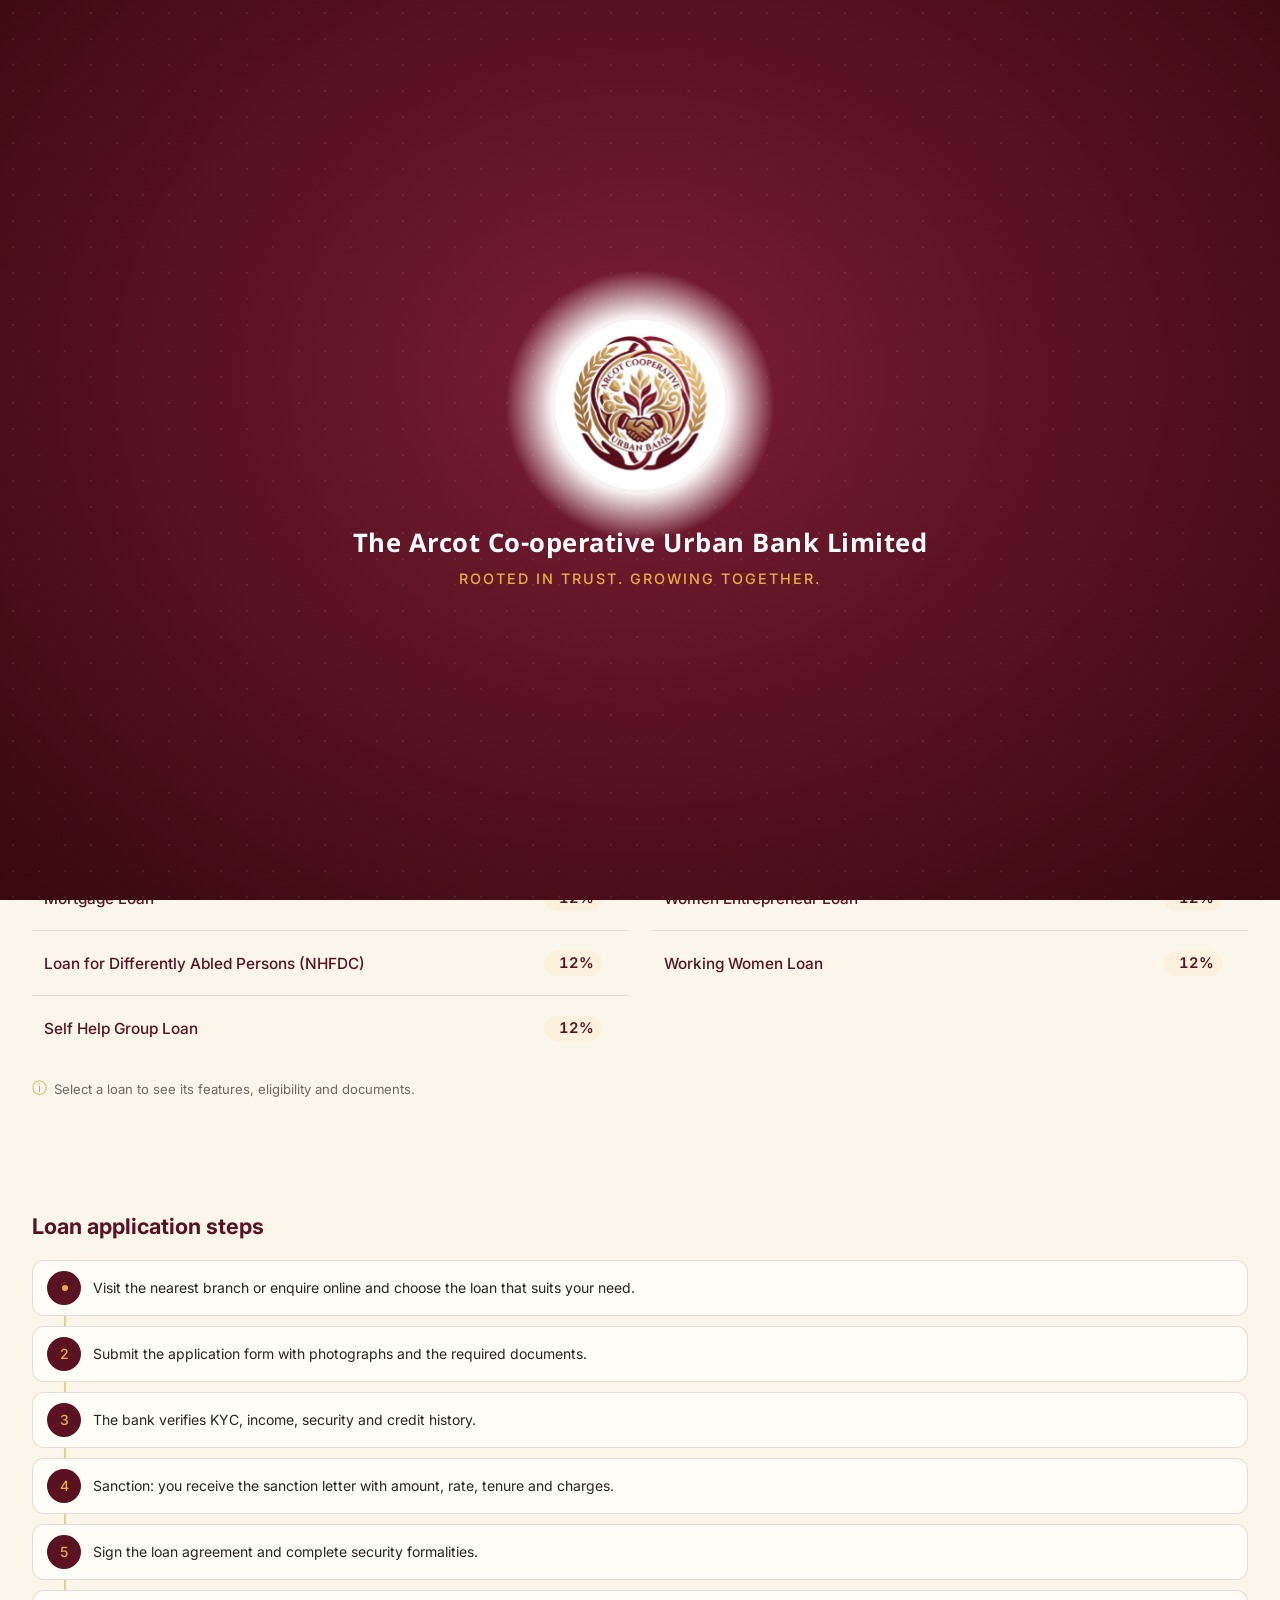
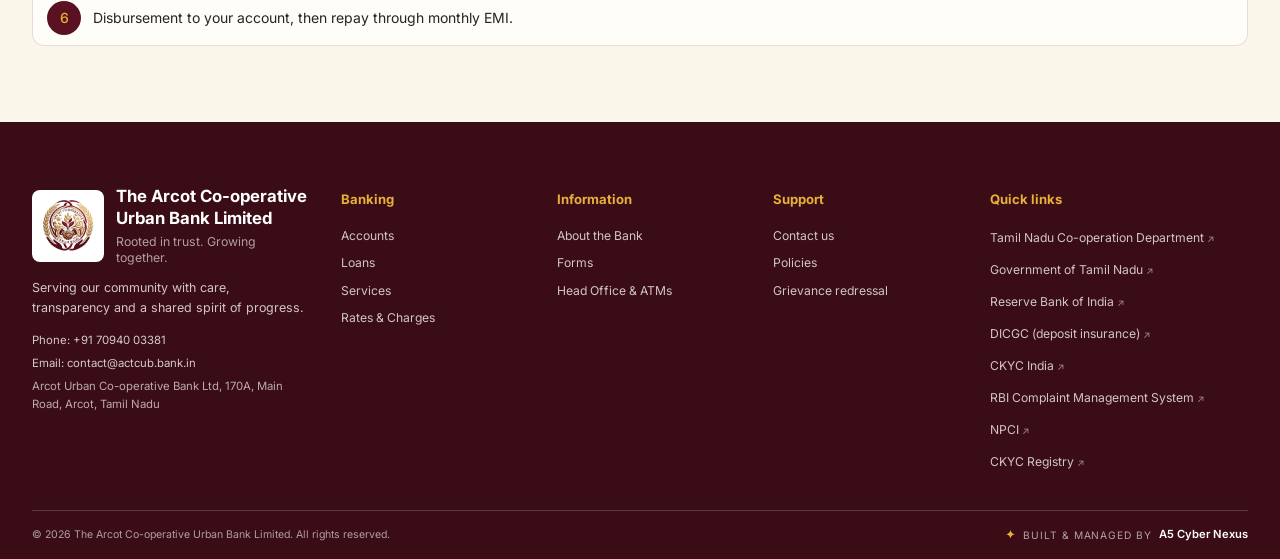
<file: loans.html>
﻿<!doctype html><html lang="en"><head><script src="js/intro.js?v=2"></script><meta charset="utf-8"><meta name="viewport" content="width=device-width,initial-scale=1"><meta name="theme-color" content="#5A1222"><title>Loans | Arcot UCB</title><link rel="preconnect" href="https://fonts.googleapis.com"><link rel="preconnect" href="https://fonts.gstatic.com" crossorigin><link href="https://fonts.googleapis.com/css2?family=Inter:wght@400;500;600;700&family=Noto+Sans+Tamil:wght@400;500;600;700&display=swap" rel="stylesheet"><link rel="stylesheet" href="css/styles.css?v=2"></head><body data-page="loans"><a class="skip-link" href="#main">Skip to content</a><div class="scroll-progress"><span></span></div><div id="page-root"></div><button class="back-top" aria-label="Back to top">ðŸª”</button><script src="js/app.js?v=2" defer></script></body></html>
</file>
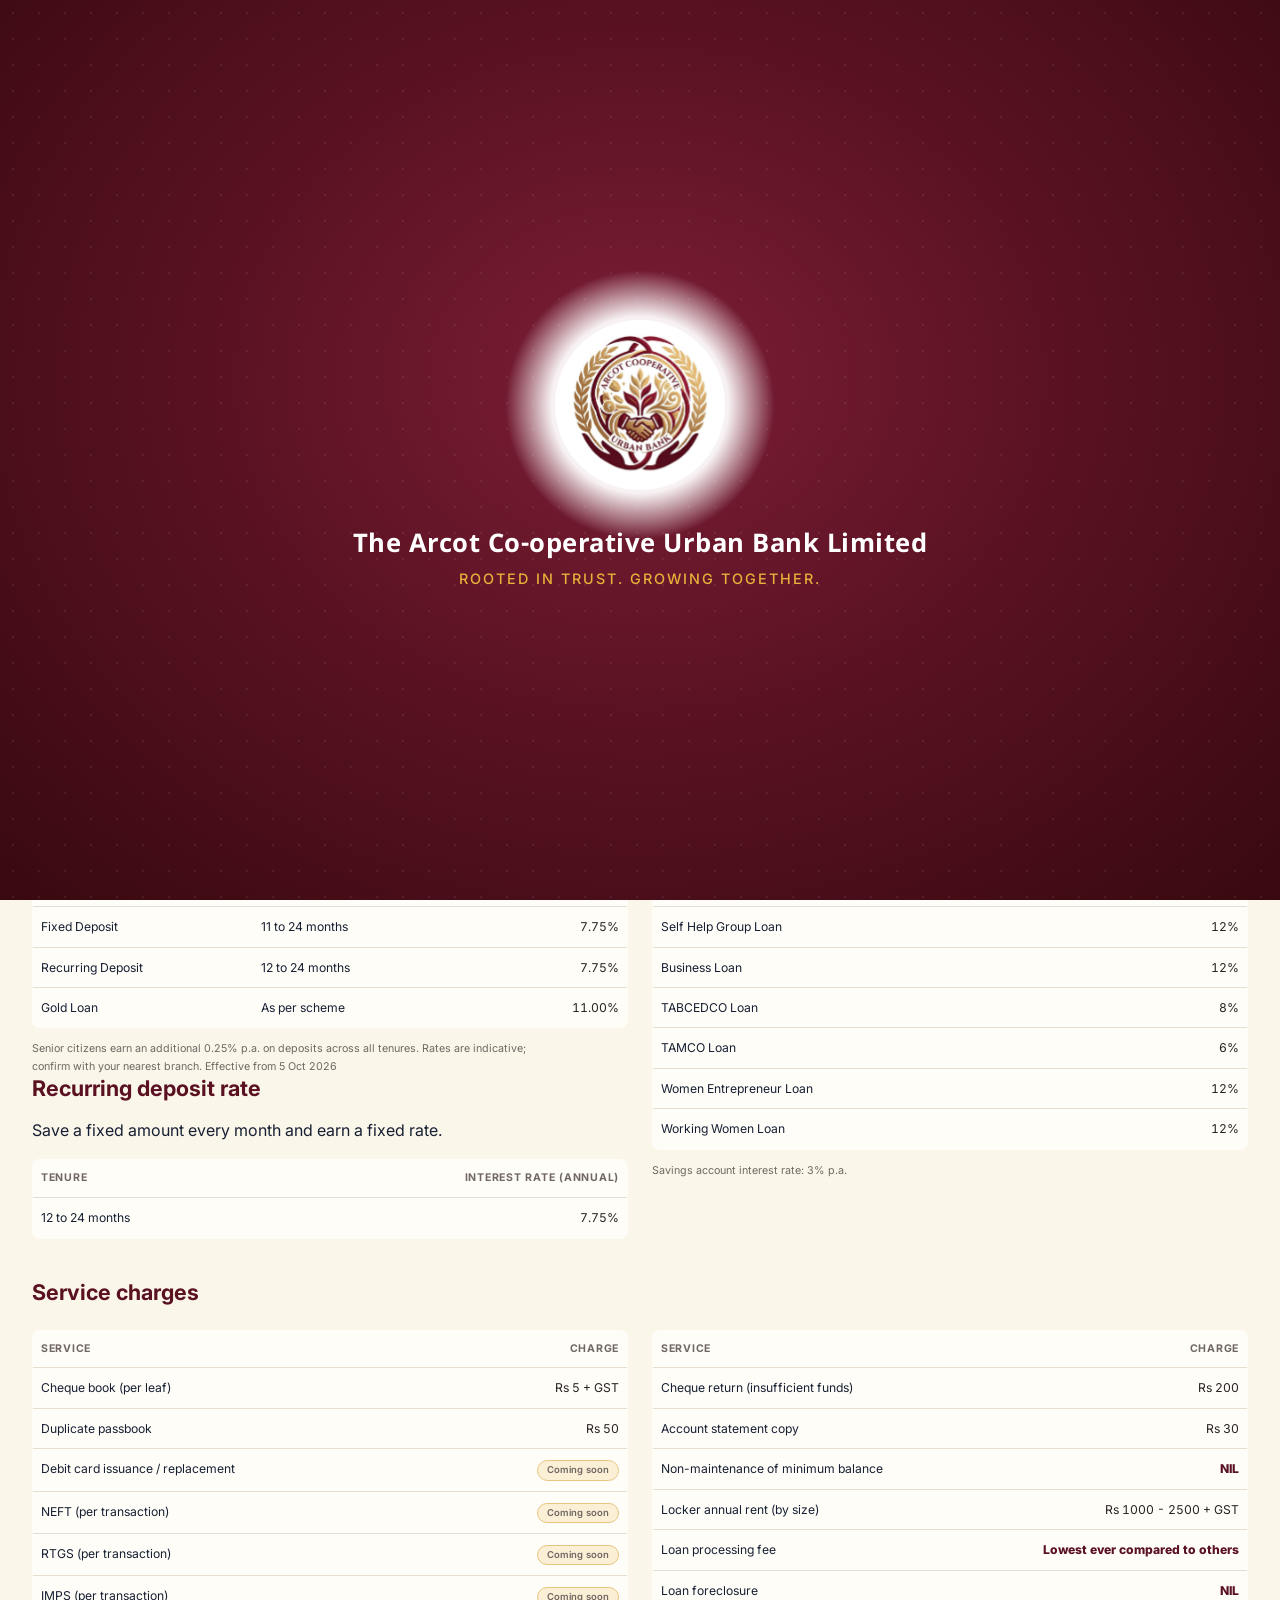
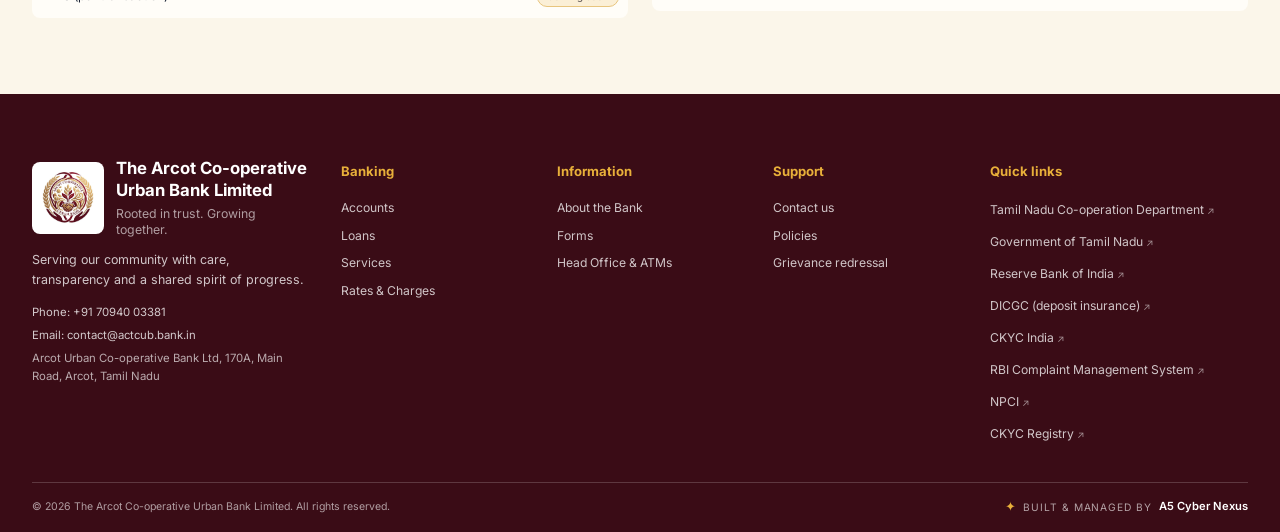
<file: rates.html>
﻿<!doctype html><html lang="en"><head><script src="js/intro.js?v=2"></script><meta charset="utf-8"><meta name="viewport" content="width=device-width,initial-scale=1"><meta name="theme-color" content="#5A1222"><title>Rates & Charges | Arcot UCB</title><link rel="preconnect" href="https://fonts.googleapis.com"><link rel="preconnect" href="https://fonts.gstatic.com" crossorigin><link href="https://fonts.googleapis.com/css2?family=Inter:wght@400;500;600;700&family=Noto+Sans+Tamil:wght@400;500;600;700&display=swap" rel="stylesheet"><link rel="stylesheet" href="css/styles.css?v=2"></head><body data-page="rates"><a class="skip-link" href="#main">Skip to content</a><div class="scroll-progress"><span></span></div><div id="page-root"></div><button class="back-top" aria-label="Back to top">ðŸª”</button><script src="js/app.js?v=2" defer></script></body></html>
</file>
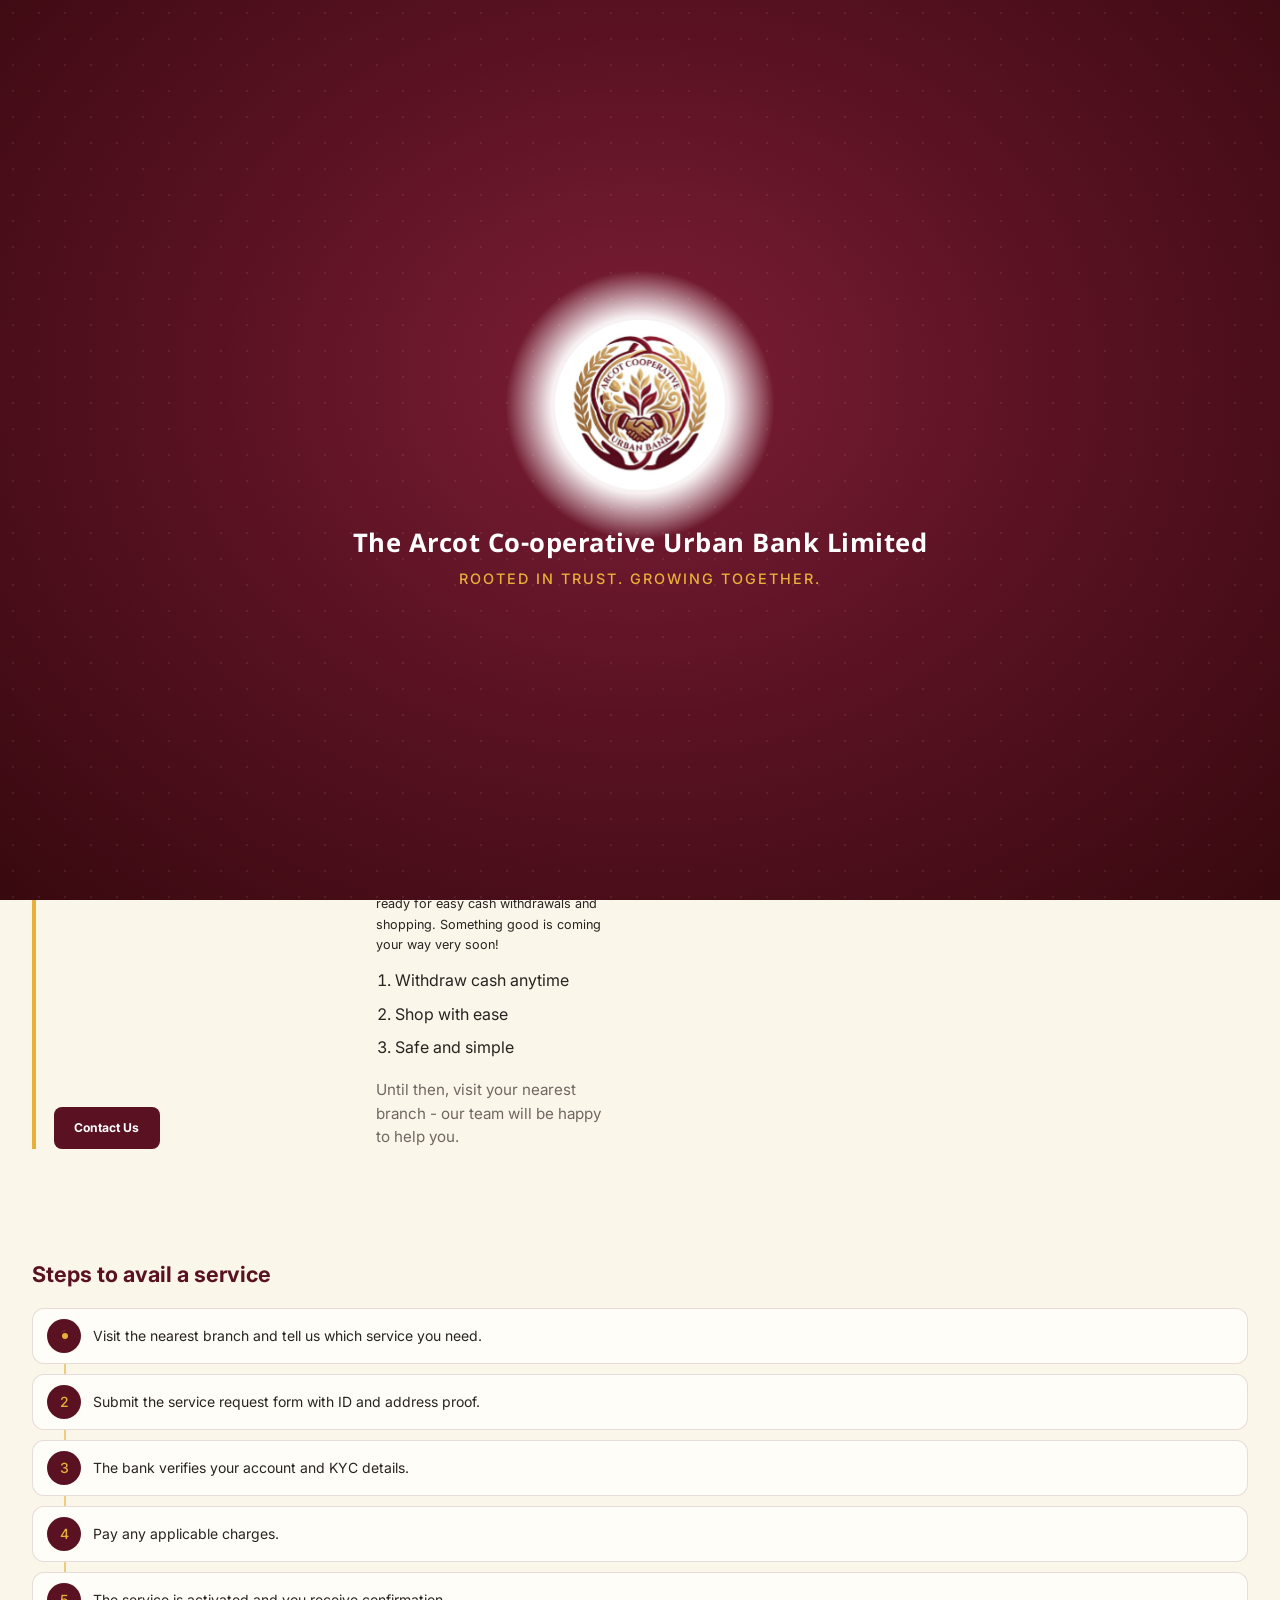
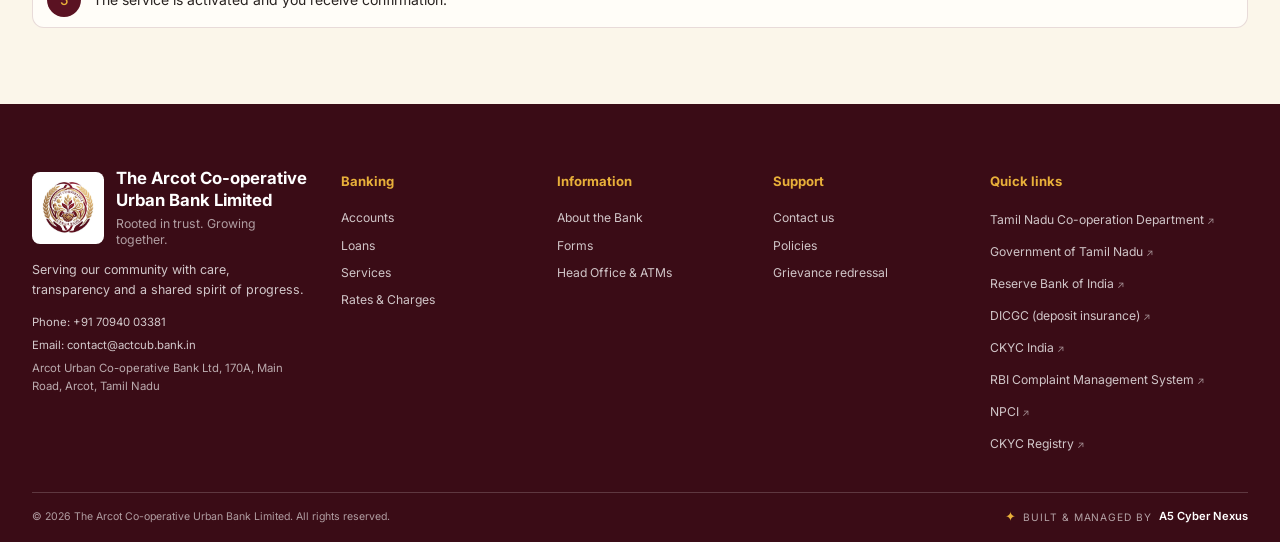
<file: services.html>
﻿<!doctype html><html lang="en"><head><script src="js/intro.js?v=2"></script><meta charset="utf-8"><meta name="viewport" content="width=device-width,initial-scale=1"><meta name="theme-color" content="#5A1222"><title>Services | Arcot UCB</title><link rel="preconnect" href="https://fonts.googleapis.com"><link rel="preconnect" href="https://fonts.gstatic.com" crossorigin><link href="https://fonts.googleapis.com/css2?family=Inter:wght@400;500;600;700&family=Noto+Sans+Tamil:wght@400;500;600;700&display=swap" rel="stylesheet"><link rel="stylesheet" href="css/styles.css?v=2"></head><body data-page="services"><a class="skip-link" href="#main">Skip to content</a><div class="scroll-progress"><span></span></div><div id="page-root"></div><button class="back-top" aria-label="Back to top">ðŸª”</button><script src="js/app.js?v=2" defer></script></body></html>
</file>
<file: css/styles.css>
/* Arcot UCB demonstration site — all theme colour comes from palette variables. */
:root{--navy:#5A1222;--deep:#350a15;--mid:#8c3544;--blue:#B4232C;--gold:#E8B03A;--kanchipuram-maroon:#7A1230;--bg:#FBF6EA;--tint:#f3eadb;--surface:#fffdf8;--ink:#292321;--muted:#706763;--line:#e8ded0;--white:#fff;--shadow:0 10px 34px rgba(46,24,19,.09);--radius:10px;--font-scale:1;color-scheme:light}
*{box-sizing:border-box}html{scroll-behavior:smooth;scroll-padding-top:84px;font-size:calc(16px * var(--font-scale))}body{margin:0;background:var(--bg);color:var(--ink);font-family:Inter,"Noto Sans Tamil",Arial,sans-serif;line-height:1.6}body.lang-ta{font-family:"Noto Sans Tamil",Inter,sans-serif}a{color:var(--blue);text-decoration:none}a:hover{text-decoration:underline}button,input{font:inherit}button{cursor:pointer}button:focus-visible,a:focus-visible,input:focus-visible{outline:3px solid var(--gold);outline-offset:3px}.container{width:min(1160px,calc(100% - 48px));margin-inline:auto}.sr-only{position:absolute;width:1px;height:1px;padding:0;margin:-1px;overflow:hidden;clip:rect(0,0,0,0);white-space:nowrap;border:0}.skip-link{position:fixed;z-index:999;top:-60px;left:12px;background:var(--surface);padding:10px 14px;border-radius:6px}.skip-link:focus{top:12px}.scroll-progress{position:fixed;z-index:110;top:0;left:0;width:100%;height:5px;background:transparent}.scroll-progress span{display:block;width:0;height:100%;background:var(--gold);clip-path:polygon(0 0,98% 0,100% 50%,98% 100%,0 100%)}
.utility{background:var(--deep);color:rgba(255,255,255,.9);font-size:.76rem}.utility a{color:inherit}.utility-inner,.utility-tools{display:flex;align-items:center;gap:12px}.utility-inner{justify-content:space-between;min-height:36px}.utility-tools button{background:none;color:white;border:0;padding:3px 5px}.utility-sep{opacity:.5}.brand-row{min-height:98px;display:flex;align-items:center;justify-content:space-between;gap:20px}.brand{display:flex;align-items:center;gap:12px;color:var(--navy)}.brand:hover{text-decoration:none}.brand-mark{width:50px;height:50px;border-radius:50%;border:1px solid var(--gold);display:grid;place-items:center;background:var(--surface);color:var(--navy);position:relative;font:700 1.5rem "Noto Sans Tamil",sans-serif;box-shadow:0 0 0 4px color-mix(in srgb,var(--gold) 17%,transparent)}.brand-mark i{font:normal 10px Inter;position:absolute;right:4px;top:3px;color:var(--gold);animation:lamp 2.2s ease-in-out infinite}.brand-copy{display:grid;line-height:1.3}.brand-copy strong{font-size:1.05rem;max-width:250px}.brand-copy small{color:var(--muted);font-size:.77rem;margin-top:4px}.brand-actions{display:flex;align-items:center;gap:10px}.search{display:flex;border:1px solid var(--line);border-radius:7px;background:var(--surface);overflow:hidden}.search input{width:150px;border:0;background:transparent;padding:9px 10px;font-size:.8rem;outline:none}.search button{border:0;background:transparent;padding:0 10px;color:var(--navy);font-size:1.25rem}.button{display:inline-flex;align-items:center;justify-content:center;border-radius:6px;background:var(--blue);color:white;padding:10px 16px;font-size:.8rem;font-weight:700;border:1px solid var(--blue);transition:transform .2s,background .2s}.button:hover{transform:translateY(-2px);text-decoration:none;background:var(--navy)}.button-outline{color:var(--navy);border-color:var(--navy);background:transparent}.button-outline:hover{color:white}.menu-toggle{display:none;border:0;background:transparent;color:var(--navy);font-size:1.5rem}
.main-nav{position:sticky;z-index:30;top:0;background:var(--navy);box-shadow:0 4px 12px rgba(0,0,0,.12)}.nav-inner{display:flex;align-items:center;min-height:49px}.nav-home{color:white;font-size:1.3rem;padding:6px 14px 6px 0;border-right:1px solid rgba(255,255,255,.2)}#navigation{display:flex;align-items:stretch;justify-content:space-between;flex:1}.nav-item{position:relative}.nav-link{height:49px;display:flex;align-items:center;padding:0 13px;color:rgba(255,255,255,.94);font-size:.79rem;font-weight:600}.nav-link:hover,.nav-item:focus-within>.nav-link{background:rgba(255,255,255,.1);text-decoration:none}.dropdown{display:none;position:absolute;top:100%;left:0;min-width:210px;padding:8px;background:var(--surface);border:1px solid var(--line);border-radius:0 0 8px 8px;box-shadow:var(--shadow)}.nav-item:hover .dropdown,.nav-item:focus-within .dropdown{display:grid}.dropdown a{padding:8px 10px;color:var(--ink);font-size:.8rem;border-radius:5px}.dropdown a:hover{background:var(--tint);text-decoration:none}.notice-ticker{background:var(--tint);color:var(--navy);font-size:.76rem}.ticker-inner{display:flex;align-items:center;gap:16px;min-height:39px}.ticker-inner>strong{color:var(--blue);letter-spacing:.08em;font-size:.67rem}.ticker-window{overflow:hidden;flex:1}.ticker-track{display:flex;justify-content:space-between;gap:30px;white-space:nowrap;animation:ticker 34s linear infinite}.ticker-track span{flex-shrink:0}.ticker-track:hover{animation-play-state:paused}
.hero{position:relative;overflow:hidden;min-height:420px;color:white;background:linear-gradient(116deg,var(--deep),var(--navy) 56%,var(--mid));isolation:isolate}.hero-content{position:relative;z-index:2;min-height:420px;display:grid;grid-template-columns:1.35fr .65fr;align-items:center;padding-block:55px 72px}.hero-copy{max-width:650px}.eyebrow{text-transform:uppercase;letter-spacing:.13em;font-size:.69rem;font-weight:700;color:var(--gold);margin:0 0 10px}.hero h1{font-size:clamp(2.4rem,5vw,4.1rem);line-height:1.12;letter-spacing:-.045em;margin:0 0 16px;color:#fff}.hero-copy>p:not(.eyebrow){max-width:545px;color:rgba(255,255,255,.83);font-size:1.03rem}.hero-actions{display:flex;gap:11px;margin-top:23px}.button-light{background:var(--gold);border-color:var(--gold);color:var(--deep)}.button-light:hover{background:white;border-color:white;color:var(--deep)}.button-glass{background:rgba(255,255,255,.09);border-color:rgba(255,255,255,.55);color:white}.button-glass:hover{background:rgba(255,255,255,.2)}.hero-side{justify-self:end;width:min(290px,100%)}.hero-card{background:rgba(255,255,255,.1);border:1px solid rgba(255,255,255,.26);backdrop-filter:blur(8px);padding:23px;border-radius:var(--radius);box-shadow:0 16px 45px rgba(0,0,0,.16);display:grid}.hero-card p{margin:4px 0;color:rgba(255,255,255,.83);font-size:.84rem}.hero-card strong{font-size:3rem;line-height:1.3;color:var(--gold)}.hero-card strong small{font-size:1.5rem}.hero-card>small{color:rgba(255,255,255,.7);font-size:.68rem}.hero-card>a{color:white;font-size:.78rem;margin-top:14px}.rate-icon{color:var(--gold);font-size:1.4rem}.hero-dots{display:flex;justify-content:center;gap:8px;margin-top:15px}.hero-dots button{width:8px;height:8px;border-radius:10px;border:1px solid white;padding:0;background:transparent}.hero-dots button.active{width:23px;background:var(--gold);border-color:var(--gold)}.hero-decor{position:absolute;inset:0;overflow:hidden;pointer-events:none;z-index:0}.kolam{position:absolute;width:390px;height:390px;right:9%;top:8%;opacity:.16;border:1px solid var(--gold);border-radius:50%;background:repeating-radial-gradient(circle,transparent 0 15px,var(--gold) 16px 17px,transparent 18px 30px);mask-image:radial-gradient(circle,black 40%,transparent 70%);animation:kolam-turn 90s linear infinite}.thoranam{position:absolute;left:0;right:0;top:0;height:48px;opacity:.72;border-bottom:1px solid var(--gold);background:radial-gradient(ellipse at top,var(--gold) 0 2px,transparent 3px) 0 0/32px 22px repeat-x,radial-gradient(ellipse at center,var(--gold) 0 2px,transparent 3px) 16px 6px/32px 24px repeat-x;transform-origin:top;animation:sway 6s ease-in-out infinite alternate}.gopuram{position:absolute;bottom:14px;left:50%;width:170px;height:105px;opacity:.15;transform:translateX(-50%);background:linear-gradient(to top,var(--gold) 0 23%,transparent 23%),repeating-linear-gradient(to top,transparent 0 13px,var(--gold) 14px 16px);clip-path:polygon(0 100%,8% 64%,20% 64%,27% 36%,39% 36%,47% 0,53% 0,61% 36%,73% 36%,80% 64%,92% 64%,100% 100%)}.petals{position:absolute;inset:0;background-image:radial-gradient(ellipse,var(--gold) 0 2px,transparent 3px),radial-gradient(ellipse,var(--gold) 0 2px,transparent 3px);background-size:190px 180px,270px 240px;background-position:20% -10%,75% -25%;opacity:.45;animation:petalfall 17s linear infinite}.kolam-border{position:absolute;z-index:3;bottom:0;height:20px;left:0;right:0;background:radial-gradient(circle at 10px 10px,transparent 6px,var(--gold) 6px 7px,transparent 8px) 0 0/28px 20px repeat-x,linear-gradient(var(--gold),var(--gold)) center/100% 1px no-repeat;opacity:.85}
.quick-services{position:relative;z-index:4;display:grid;grid-template-columns:repeat(8,1fr);background:var(--surface);border:1px solid var(--line);box-shadow:var(--shadow);border-radius:var(--radius);margin-top:-26px;padding:16px 8px}.quick-item{display:grid;justify-items:center;align-content:center;gap:7px;padding:7px 3px;color:var(--ink);text-align:center;font-size:.7rem;font-weight:600;line-height:1.3}.quick-item:hover{text-decoration:none;color:var(--blue)}.quick-icon{width:42px;height:42px;display:grid;place-items:center;background:var(--tint);color:var(--navy);border-radius:50%;font-size:1.25rem;transition:transform .2s}.quick-item:hover .quick-icon{transform:translateY(-3px);background:var(--gold)}.section{padding-block:75px}.section-heading{text-align:center;margin-bottom:27px}.section-heading .eyebrow{color:var(--blue)}h2{color:var(--navy);font-size:clamp(1.65rem,3vw,2.3rem);line-height:1.25;margin:0}.section-heading>p:not(.eyebrow){color:var(--muted);font-size:.83rem}.heading-kolam{display:block;width:73px;height:8px;margin:15px auto 0;background:radial-gradient(circle,var(--gold) 0 2px,transparent 2.5px) 0 0/14px 8px repeat-x}.goal-chips{display:flex;justify-content:center;flex-wrap:wrap;gap:11px}.goal-chips a{display:flex;gap:20px;align-items:center;background:var(--surface);border:1px solid var(--line);border-radius:50px;padding:13px 17px;color:var(--navy);font-size:.82rem;font-weight:600;transition:all .2s}.goal-chips a span{color:var(--blue)}.goal-chips a:hover{background:var(--navy);color:white;border-color:var(--navy);transform:translateY(-2px);text-decoration:none}.trust-band{background:var(--navy);color:white}.trust-grid{display:grid;grid-template-columns:repeat(4,1fr);padding-block:24px}.trust-item{display:flex;align-items:center;gap:13px;padding:5px 18px;border-right:1px solid rgba(255,255,255,.19)}.trust-item:last-child{border:0}.trust-icon{font-size:1.45rem;color:var(--gold)}.trust-item strong{display:block;font-size:.91rem}.trust-item small{display:block;color:rgba(255,255,255,.7);font-size:.68rem}.tabs,.calc-tabs{display:flex;justify-content:center;gap:6px;margin:0 auto 24px;border-bottom:1px solid var(--line);width:max-content;max-width:100%}.tabs button,.calc-tabs button{border:0;background:transparent;color:var(--muted);padding:11px 20px;font-weight:600;font-size:.81rem;border-bottom:2px solid transparent}.tabs button.active,.calc-tabs button.active{color:var(--navy);border-color:var(--gold)}.product-grid{display:grid;grid-template-columns:repeat(4,1fr);gap:15px;min-height:185px}.product-card{background:var(--surface);border:1px solid var(--line);border-radius:var(--radius);padding:19px;transition:transform .2s,box-shadow .2s}.product-card:hover{transform:translateY(-4px);box-shadow:var(--shadow)}.product-card .quick-icon{margin-bottom:14px}.product-card h3{font-size:.91rem;color:var(--navy);margin:0 0 6px}.product-card p{font-size:.76rem;color:var(--muted);margin:0 0 12px}.product-card a{font-size:.75rem;font-weight:700}.center-link{text-align:center;margin-top:22px;font-size:.83rem;font-weight:700}.calculator-section{background:var(--tint)}.calculator-shell{background:var(--surface);border:1px solid var(--line);border-radius:var(--radius);padding:24px;box-shadow:var(--shadow)}.calc-tabs{margin-bottom:24px}.calc-content{display:grid;grid-template-columns:1fr .85fr;gap:35px}.calc-controls{display:grid;gap:17px}.range-control label{display:flex;justify-content:space-between;font-size:.8rem;font-weight:600;color:var(--navy)}.range-control output{color:var(--blue)}input[type=range]{width:100%;accent-color:var(--blue);margin:8px 0}.range-limits{display:flex;justify-content:space-between;color:var(--muted);font-size:.67rem}.calc-result{background:var(--tint);border-radius:8px;padding:20px}.calc-result h3{margin:0 0 13px;font-size:.9rem;color:var(--navy)}.result-main{font-size:2.15rem;font-weight:700;color:var(--blue);line-height:1.3}.result-label{font-size:.7rem;color:var(--muted)}.result-rows{display:grid;gap:8px;margin-top:14px}.result-row{display:flex;justify-content:space-between;font-size:.75rem;border-top:1px solid var(--line);padding-top:7px}.calc-note{font-size:.68rem;color:var(--muted);margin:14px 0 0}.rates-notices{display:grid;grid-template-columns:1.25fr .75fr;gap:17px}.rates-card,.notices-card{background:var(--surface);border:1px solid var(--line);border-radius:var(--radius);padding:22px}.card-title{display:flex;align-items:center;justify-content:space-between}.card-title h3,.notices-card h3{font-size:1rem;color:var(--navy);margin:0 0 14px}.card-title a,.notices-card>a{font-size:.72rem;font-weight:700}.table-scroll{overflow-x:auto}table{width:100%;border-collapse:collapse;text-align:left;font-size:.76rem}th{color:var(--muted);font-size:.66rem;text-transform:uppercase;letter-spacing:.07em}td,th{padding:10px 8px;border-bottom:1px solid var(--line)}td:last-child{font-weight:700;color:var(--blue)}.fine-print{font-size:.67rem;color:var(--muted);margin:12px 0 0}.notice-row{display:grid;grid-template-columns:34px 1fr;gap:10px;padding:12px 0;border-bottom:1px solid var(--line)}.notice-icon{width:30px;height:30px;border-radius:50%;background:var(--tint);display:grid;place-items:center;color:var(--blue)}.notice-row strong{display:block;font-size:.77rem;color:var(--navy)}.notice-row small{font-size:.66rem;color:var(--muted)}.notices-card>a{display:inline-block;margin-top:12px}.branch-banner{background:linear-gradient(108deg,var(--deep),var(--navy) 70%,var(--mid));color:white}.branch-banner-inner{min-height:215px;display:flex;align-items:center;gap:22px;padding-block:36px}.branch-mark{width:62px;height:62px;display:grid;place-items:center;border:1px solid var(--gold);border-radius:50%;font-size:1.8rem;color:var(--gold);flex:none}.branch-banner h2{color:white}.branch-banner .eyebrow{margin-bottom:4px}.branch-banner p:not(.eyebrow){color:rgba(255,255,255,.7);margin:5px 0;font-size:.83rem}.branch-banner .button{margin-left:auto;flex:none}
.site-footer{position:relative;background:var(--deep);color:rgba(255,255,255,.77);padding-top:32px}.footer-grid{display:grid;grid-template-columns:1.6fr 1fr 1fr 1fr;gap:40px;padding-block:32px}.brand-inverse{color:white}.brand-inverse .brand-mark{background:rgba(255,255,255,.08);color:white}.brand-inverse .brand-copy small{color:rgba(255,255,255,.6)}.footer-brand>p{font-size:.78rem;max-width:280px}.footer-contact{display:grid;gap:5px;font-size:.71rem;color:rgba(255,255,255,.65)}.footer-grid h3{color:var(--gold);font-size:.82rem;margin:3px 0 12px}.footer-grid>div:not(:first-child){display:flex;flex-direction:column;align-items:flex-start}.footer-grid>div>a:not(.brand){color:rgba(255,255,255,.76);font-size:.76rem;margin:4px 0}.footer-grid a:hover{color:white}.footer-safety{font-size:.7rem;line-height:1.5;padding:10px;border:1px solid rgba(255,255,255,.22);border-radius:6px}.footer-bottom{border-top:1px solid rgba(255,255,255,.18);padding-block:14px;display:flex;justify-content:space-between;gap:25px;font-size:.66rem;color:rgba(255,255,255,.6)}.footer-bottom p{margin:0;max-width:780px}
.theme-widget{position:fixed;z-index:50;right:18px;bottom:18px}.theme-toggle{display:flex;align-items:center;gap:7px;border:0;border-radius:30px;padding:11px 15px;background:var(--navy);color:white;box-shadow:var(--shadow);font-size:.75rem;font-weight:600}.theme-panel{position:absolute;right:0;bottom:55px;width:270px;background:var(--surface);border:1px solid var(--line);border-radius:var(--radius);padding:16px;box-shadow:var(--shadow);color:var(--ink)}.theme-panel-head{display:flex;justify-content:space-between;align-items:center;margin-bottom:12px;font-size:.82rem}.theme-close{border:0;background:transparent;color:var(--muted);font-size:1.2rem}.palette-list{display:grid;grid-template-columns:repeat(4,1fr);gap:8px}.palette-swatch{width:100%;aspect-ratio:1;border:2px solid transparent;border-radius:8px;padding:0;overflow:hidden;background:var(--swatch);position:relative}.palette-swatch::after{content:"";position:absolute;width:100%;height:38%;bottom:0;left:0;background:var(--accent)}.palette-swatch[aria-pressed=true]{outline:2px solid var(--blue);outline-offset:2px}.dark-toggle{display:flex;align-items:center;gap:8px;font-size:.77rem;padding-top:15px;margin-top:13px;border-top:1px solid var(--line)}.back-top{position:fixed;z-index:40;left:18px;bottom:18px;width:43px;height:43px;border-radius:50%;border:1px solid var(--gold);background:var(--navy);color:white;box-shadow:var(--shadow);font-size:1.1rem;opacity:0;pointer-events:none;transform:translateY(8px);transition:.2s}.back-top.visible{opacity:1;pointer-events:auto;transform:none}

/* Shared inner page template */
.page-hero{background:linear-gradient(115deg,var(--deep),var(--navy),var(--mid));color:white;padding:62px 0 58px;position:relative;overflow:hidden}.page-hero h1{font-size:clamp(2rem,4vw,3rem);line-height:1.2;color:white;margin:0}.page-hero p:not(.eyebrow){color:rgba(255,255,255,.76);max-width:660px}.breadcrumbs{font-size:.72rem;color:rgba(255,255,255,.65);margin-bottom:16px}.breadcrumbs a{color:var(--gold)}.page-content{padding-block:46px 76px;min-height:350px}.content-intro{max-width:790px;margin-bottom:28px}.content-intro h2{margin-bottom:12px}.content-intro p{color:var(--muted);font-size:.9rem}.inner-grid{display:grid;grid-template-columns:repeat(3,1fr);gap:15px}.info-card{background:var(--surface);border:1px solid var(--line);border-radius:var(--radius);padding:20px;transition:transform .2s,box-shadow .2s}.info-card:hover{transform:translateY(-3px);box-shadow:var(--shadow)}.info-card .quick-icon{margin-bottom:12px}.info-card h3{margin:0 0 7px;color:var(--navy);font-size:.96rem}.info-card p{font-size:.79rem;color:var(--muted);margin:0 0 14px}.info-card a{font-size:.76rem;font-weight:700}.placeholder-box{background:var(--tint);border-left:3px solid var(--gold);padding:16px;border-radius:4px;font-size:.79rem;color:var(--ink);margin-block:20px}.detail-block{margin:28px 0}.detail-block h2{font-size:1.35rem;margin-bottom:11px}.detail-block p{color:var(--muted);font-size:.88rem}.data-table{width:100%;background:var(--surface);border:1px solid var(--line);border-radius:8px;overflow:hidden}.data-table td:last-child{font-weight:400;color:var(--ink)}.data-table .placeholder-value{font-weight:700;color:var(--blue)}.download-row{display:flex;justify-content:space-between;align-items:center;padding:13px 3px;border-bottom:1px solid var(--line);font-size:.82rem}.download-row a{font-weight:700}.contact-cards{display:grid;grid-template-columns:repeat(3,1fr);gap:15px}
@keyframes ticker{0%{transform:translateX(25%)}100%{transform:translateX(-35%)}}@keyframes kolam-turn{to{transform:rotate(360deg)}}@keyframes sway{from{transform:rotate(-1deg)}to{transform:rotate(1deg)}}@keyframes petalfall{to{background-position:32% 110%,69% 120%}}@keyframes lamp{0%,100%{opacity:.6;transform:scale(.85)}50%{opacity:1;transform:scale(1.15)}}
@media(prefers-reduced-motion:reduce){*,*::before,*::after{scroll-behavior:auto!important;animation-duration:.01ms!important;animation-iteration-count:1!important;transition-duration:.01ms!important}}
@media(max-width:900px){.container{width:min(100% - 36px,760px)}.brand-actions .search{display:none}.nav-link{padding-inline:8px;font-size:.72rem}.quick-services{grid-template-columns:repeat(4,1fr);row-gap:8px}.product-grid{grid-template-columns:repeat(2,1fr)}.trust-item{padding-inline:10px}.footer-grid{gap:24px}.hero-content{grid-template-columns:1.1fr .7fr}.hero h1{font-size:3.1rem}}
@media(max-width:640px){html{scroll-padding-top:60px}.container{width:calc(100% - 32px)}.utility-inner{min-height:38px}.utility-inner>div:first-child{display:grid;gap:0;font-size:.68rem}.utility-sep{display:none}.utility-tools{gap:5px}.brand-row{min-height:76px}.brand-mark{width:42px;height:42px}.brand-copy strong{font-size:.81rem;max-width:195px}.brand-copy small{font-size:.66rem}.brand-actions{display:none}.menu-toggle{display:block}.main-nav{display:none}.main-nav.open{display:block}.nav-inner{display:block;padding-block:5px 12px}.nav-home{display:none}#navigation{display:grid;grid-template-columns:1fr 1fr}.nav-item{border-bottom:1px solid rgba(255,255,255,.1)}.nav-link{height:auto;min-height:42px;padding:9px;font-size:.77rem}.dropdown{position:static;box-shadow:none;border:0;border-radius:0;background:rgba(255,255,255,.08);padding:2px 8px 8px}.dropdown a{color:white;font-size:.72rem;padding:6px}.ticker-inner{gap:8px}.ticker-inner>strong{font-size:.6rem}.ticker-track{animation-duration:25s}.hero{min-height:560px}.hero-content{min-height:560px;display:flex;flex-direction:column;align-items:flex-start;justify-content:center;padding-block:48px 66px}.hero h1{font-size:2.65rem}.hero-copy>p:not(.eyebrow){font-size:.9rem}.hero-side{width:100%;display:flex;align-items:center;gap:12px;margin-top:25px}.hero-card{width:100%;padding:14px 17px;grid-template-columns:30px 1fr auto;align-items:center;gap:0 9px}.hero-card .rate-icon{grid-row:1/4}.hero-card p{font-size:.73rem;margin:0}.hero-card strong{grid-column:3;grid-row:1/3;font-size:2rem}.hero-card strong small{font-size:1rem}.hero-card>small{grid-column:2;grid-row:2;font-size:.59rem}.hero-card>a{grid-column:2;grid-row:3;margin-top:4px;font-size:.68rem}.hero-dots{flex-direction:column;margin:0}.kolam{width:280px;height:280px;right:-100px;top:25%}.quick-services{width:calc(100% - 24px);grid-template-columns:repeat(4,1fr);padding:12px 4px;margin-top:-22px}.quick-item{font-size:.64rem}.quick-icon{width:37px;height:37px}.section{padding-block:52px}.goal-chips{display:grid;grid-template-columns:1fr 1fr}.goal-chips a{font-size:.7rem;padding:11px 12px;gap:7px;justify-content:space-between}.trust-grid{grid-template-columns:1fr 1fr;padding-block:12px}.trust-item{padding:12px 7px;border-right:0;border-bottom:1px solid rgba(255,255,255,.15)}.trust-item:nth-child(odd){border-right:1px solid rgba(255,255,255,.15)}.trust-item:nth-last-child(-n+2){border-bottom:0}.trust-icon{font-size:1.15rem}.trust-item strong{font-size:.77rem}.trust-item small{font-size:.62rem}.tabs{width:100%;justify-content:space-around}.tabs button{padding:10px 12px;font-size:.76rem}.product-grid{gap:10px}.product-card{padding:15px}.product-card p{font-size:.71rem}.calculator-shell{padding:15px}.calc-tabs{width:100%;overflow-x:auto;justify-content:flex-start}.calc-tabs button{white-space:nowrap;padding:10px 12px;font-size:.72rem}.calc-content{grid-template-columns:1fr;gap:20px}.result-main{font-size:1.9rem}.rates-notices{grid-template-columns:1fr}.branch-banner-inner{min-height:0;flex-wrap:wrap;padding-block:28px}.branch-mark{width:47px;height:47px}.branch-banner-inner>div:nth-child(2){flex:1;min-width:190px}.branch-banner h2{font-size:1.45rem}.branch-banner .button{margin:0 0 0 69px}.footer-grid{grid-template-columns:1fr 1fr;gap:25px 16px;padding-block:25px}.footer-brand{grid-column:1/-1}.footer-brand>p{max-width:400px}.footer-bottom{display:grid;gap:8px}.theme-widget{right:10px;bottom:10px}.theme-toggle{padding:10px 12px;font-size:.69rem}.back-top{left:10px;bottom:10px;width:39px;height:39px}.page-hero{padding:43px 0}.page-content{padding-block:34px 55px}.inner-grid,.contact-cards{grid-template-columns:1fr 1fr}.page-hero p:not(.eyebrow){font-size:.84rem}}
@media(max-width:380px){.utility-inner>div:first-child{font-size:.61rem}.utility-tools{font-size:.68rem}.brand-copy strong{max-width:160px;font-size:.75rem}.hero h1{font-size:2.3rem}.inner-grid,.contact-cards{grid-template-columns:1fr}.goal-chips a{font-size:.64rem}}
/* Dark theme overrides every palette while retaining its identity accent. */
html[data-theme=dark]{color-scheme:dark;--bg:#171519;--tint:#242126;--surface:#211f24;--ink:#f1ece8;--muted:#b9b0ae;--line:#39343a;--shadow:0 10px 34px rgba(0,0,0,.25)}html[data-theme=dark] .brand-mark{background:var(--surface)}html[data-theme=dark] .product-card,html[data-theme=dark] .rates-card,html[data-theme=dark] .notices-card,html[data-theme=dark] .quick-services,html[data-theme=dark] .calculator-shell,html[data-theme=dark] .info-card{background:var(--surface)}html[data-theme=dark] .dropdown a{color:var(--ink)}html[data-theme=dark] .dropdown a:hover{background:var(--tint)}html[data-theme=dark] .brand{color:var(--ink)}html[data-theme=dark] .page-hero+.page-content{background:var(--bg)}
/* Cards reveal gently as they enter view. */
.reveal{opacity:0;transform:translateY(12px);transition:opacity .45s ease,transform .45s ease}.reveal.in-view{opacity:1;transform:none}


















/* Home-page readability and compact accessible navigation controls. */
html{color-scheme:light;font-size:100%}
html[data-theme=dark]{color-scheme:dark}
body{color:#172033}
header.brand-row{width:min(1560px,calc(100% - 2*clamp(16px,3vw,32px)));max-width:1560px;margin-inline:auto;padding-inline:0;background:#FFFFFF}
header.brand-row .brand-mark,html[data-theme=dark] header.brand-row .brand-mark{background:#FFFFFF;color:var(--navy)}
.brand,.brand-copy strong{color:var(--navy)}.brand-copy strong{font-weight:700}.brand-copy small{color:#667085}
.search{background:#FFFFFF;border:1px solid #D0D5DD}.search input{color:#172033}.search input::placeholder{color:#667085;opacity:1}.search button{color:var(--navy)}
.notice-ticker{background:#FCEBD2;color:#3C0B17}.ticker-inner>strong{color:var(--blue);font-weight:700}
.quick-services{background:#FFFFFF;border:1px solid #E4E8EE;box-shadow:0 8px 26px rgba(23,32,51,.1)}.quick-icon{background:#FCEBD2;color:var(--navy)}.quick-item{font-size:.875rem;font-weight:600;color:#172033}
.quick-item:hover{color:var(--navy)}.product-card a,.info-card a,.center-link a,.text-link{color:var(--navy)}
.section-heading h2,.section h2,.rates-notices h3,.product-card h3,.info-card h3{color:var(--navy)}.section-heading>p:not(.eyebrow),.product-card p,.info-card p,.fine-print{color:#667085}
.product-card,.info-card,.rates-card,.notices-card,.calculator-shell,.calc-result{background:#FFFFFF;border:1px solid #E4E8EE;color:#172033}.calc-result{background:#FFFFFF}.range-control label,.result-row,.result-label{color:#172033}.range-control output,.result-main,.product-card a,.info-card a,.card-title a,.notices-card>a{color:var(--navy)}.range-limits,.calc-note{color:#667085}.tabs button.active,.calc-tabs button.active{color:var(--navy);border-color:#E8B03A}
.button-outline{color:var(--navy);border-color:var(--navy);background:#FFFFFF}.hero .button-glass{color:#FFFFFF;border-color:#FFFFFF;background:transparent}.hero .button-glass:hover{color:#172033;background:#FFFFFF}.hero .button-light{color:#172033}
.hero,.branch-banner{background:linear-gradient(116deg,var(--deep),var(--navy) 56%,var(--mid))}
.main-nav{background:var(--navy)}.nav-inner{gap:8px}.nav-home{flex:none;color:#FFFFFF}#navigation{flex:1;min-width:0;display:flex;align-items:stretch;justify-content:space-between;overflow:visible}.nav-item{flex:none}.nav-item[hidden]{display:none!important}.nav-link{white-space:nowrap;font-size:14px;padding:0 12px}.dropdown{z-index:5}.nav-controls{display:flex;flex:none;align-items:center;gap:7px;margin-left:auto;color:#FFFFFF}.language-control,.font-control{height:32px;display:flex;align-items:stretch;border:1px solid rgba(255,255,255,.35);border-radius:8px;overflow:hidden}.language-control button,.font-control button{min-width:32px;height:30px;padding:0 8px;border:0;border-right:1px solid rgba(255,255,255,.25);background:transparent;color:#FFFFFF;font-size:13px;font-weight:700;white-space:nowrap}.language-control button:last-child,.font-control button:last-child{border-right:0}.language-control button[aria-pressed=true]{background:#E8B03A;color:#172033}.font-control button[aria-pressed=true]{background:rgba(255,255,255,.16)}.font-control button:disabled{opacity:.48}.language-control button:focus-visible,.font-control button:focus-visible{outline:2px solid #E8B03A;outline-offset:-3px}
.more-item{position:relative}.more-button{border:0;background:transparent;color:#FFFFFF}.more-item.open .dropdown,.more-item:focus-within .dropdown{display:grid}
.utility-inner{justify-content:flex-start}.utility{color:#FFFFFF}.utility a{color:#FFFFFF}
html[data-theme=dark] .brand-row,html[data-theme=dark] .search,html[data-theme=dark] .quick-services,html[data-theme=dark] .product-card,html[data-theme=dark] .info-card,html[data-theme=dark] .rates-card,html[data-theme=dark] .notices-card,html[data-theme=dark] .calculator-shell,html[data-theme=dark] .calc-result{background:#FFFFFF;color:#172033}
html[data-theme=dark] .brand-copy small,html[data-theme=dark] .section-heading>p:not(.eyebrow),html[data-theme=dark] .product-card p,html[data-theme=dark] .info-card p,html[data-theme=dark] .fine-print,html[data-theme=dark] .calc-note{color:#667085}
@media(max-width:1200px) and (min-width:641px){.container{width:calc(100% - 36px)}.nav-inner{gap:4px}.nav-link{padding-inline:8px}.nav-controls{gap:4px}.language-control button,.font-control button{padding-inline:6px}}
@media(max-width:640px){header.brand-row{width:100%;padding-inline:16px}.main-nav.open .nav-inner{display:flex;flex-direction:column;align-items:stretch;gap:8px}.main-nav.open .nav-controls{order:-1;align-self:flex-end;margin:4px 0 6px}.main-nav.open #navigation{width:100%;display:grid;grid-template-columns:1fr 1fr;overflow:visible}.nav-link{font-size:14px;padding:9px 10px;white-space:nowrap}.more-item{display:none!important}.nav-controls{gap:6px}.language-control button,.font-control button{min-width:32px}}
/* Keep nav and text-size controls aligned with the scalable root type. */
.nav-link{font-size:.875rem;padding:14px 12px}.language-control button,.font-control button{font-size:.8125rem}.section-heading .eyebrow{color:var(--navy)}
@media(max-width:1200px) and (min-width:641px){.nav-link{padding-inline:8px}}
@media(max-width:640px){.nav-link{padding:9px 10px}}
.brand-inverse .brand-copy strong{color:#FFFFFF}
.sample-data-badge{display:inline-flex;align-items:center;border:1px solid currentColor;border-radius:99px;padding:4px 10px;margin-top:10px;background:#FFF7E8;color:var(--navy);font-size:.75rem;font-weight:700}
.data-section{padding:18px 0}.data-section>h2,.detail-block>h2{margin:0 0 14px;color:var(--navy);font-size:1.35rem}.value-chips{display:flex;flex-wrap:wrap;gap:10px}.value-chip{display:inline-flex;align-items:center;gap:8px;border:1px solid var(--line);border-radius:999px;background:var(--surface);padding:9px 13px;color:var(--ink);font-weight:600}.value-chip b{color:var(--navy)}
.principles-list{counter-reset:principle;list-style:none;padding:0;display:grid;gap:10px}.principles-list li{counter-increment:principle;display:grid;grid-template-columns:38px 1fr;align-items:start;gap:12px;background:var(--surface);border:1px solid var(--line);border-radius:8px;padding:13px}.principles-list li::before{content:counter(principle);display:grid;place-items:center;width:32px;height:32px;border-radius:50%;background:var(--tint);color:var(--navy);font-weight:700}.principles-list p{grid-column:2;margin:0;color:var(--muted)}
.history-timeline{position:relative;list-style:none;margin:0;padding:4px 0 4px 25px;border-left:2px solid var(--gold)}.history-timeline li{position:relative;padding:0 0 22px 15px}.history-timeline li:last-child{padding-bottom:0}.history-timeline li::before{display:block!important;content:""!important;position:absolute;left:-32px;top:4px;width:12px;height:12px;border:3px solid var(--gold);border-radius:50%;background:var(--surface)}.timeline-date{display:block;color:var(--blue);font-weight:700;font-size:.8rem}.history-timeline strong{color:var(--navy)}.history-timeline p{margin:4px 0;color:var(--muted)}
.calculator-layout{display:grid;grid-template-columns:minmax(0,1.5fr) minmax(250px,.75fr);align-items:start;gap:18px}.calculator-guide{padding:20px}.calculator-guide h2{font-size:1.1rem;margin:0 0 12px}.calculator-guide li{margin:8px 0;color:var(--ink)}
.download-tabs{display:flex;flex-wrap:wrap;gap:7px;margin-bottom:18px}.download-tab{border:1px solid var(--line);border-radius:7px;background:var(--surface);padding:9px 14px;color:var(--navy);font-weight:600}.download-tab.active{background:var(--navy);color:white}.download-button{min-width:130px}.download-button:disabled{background:#667085;border-color:#667085;color:white;opacity:1;cursor:not-allowed}.download-list [hidden]{display:none!important}
.contact-cards .info-card h3{color:var(--navy)}.grievance-stepper{list-style:none;padding:0;display:grid;gap:14px;counter-reset:steps}.grievance-stepper li{display:grid;grid-template-columns:40px 1fr;gap:12px;align-items:start}.grievance-stepper li>b{width:36px;height:36px;border-radius:50%;display:grid;place-items:center;background:var(--navy);color:white}.grievance-stepper p{margin:3px 0;color:var(--muted)}.demo-contact-form{display:grid;grid-template-columns:1fr 1fr;gap:13px}.demo-contact-form label{display:grid;gap:5px;color:var(--ink);font-weight:600}.demo-contact-form input,.demo-contact-form textarea{width:100%;border:1px solid var(--line);border-radius:6px;background:var(--surface);color:var(--ink);padding:10px}.demo-contact-form textarea{min-height:100px;resize:vertical}.demo-contact-form .button{justify-self:start}.safety-note{border-left-color:var(--blue);background:#FFF7E8}
@media(max-width:760px){.calculator-layout{grid-template-columns:1fr}.demo-contact-form{grid-template-columns:1fr}.calculator-guide{order:2}}
.value-chip:not(:has(b))::before{content:"◈";color:var(--navy);font-weight:700}
.why-choose-strip{margin-block:18px 34px;padding:22px;background:#FFFFFF;border:1px solid #E4E8EE;border-radius:12px;box-shadow:0 5px 18px rgba(23,32,51,.07);color:#172033}.why-choose-strip h2{margin:0 0 16px;color:var(--navy);font-size:1.2rem}.why-stats{display:grid;grid-template-columns:repeat(auto-fit,minmax(140px,1fr));gap:12px}.why-stat{display:grid;gap:4px;padding:13px;border-left:3px solid #E8B03A;background:#FFF9EF;border-radius:6px}.why-stat strong{color:var(--navy);font-size:1.35rem}.why-stat span{color:#172033;font-size:.9rem;font-weight:600}
.container{width:100%;max-width:1600px;margin-inline:auto;padding-inline:clamp(16px,3vw,48px)}
.brand-row{position:relative;isolation:isolate;gap:clamp(10px,1.2vw,20px);min-height:98px}.brand-row::before{content:"";position:absolute;z-index:-1;inset:0;background:#FFFFFF;box-shadow:0 0 0 100vmax #FFFFFF;clip-path:inset(0 -100vmax)}.brand{flex:none}.brand-actions{flex:1;justify-content:flex-end;gap:8px;min-width:0}.nav-controls{gap:8px;margin-left:0;color:var(--navy)}.language-control,.font-control{height:42px;border:1px solid var(--navy);border-radius:7px;background:#FFFFFF}.language-control button,.font-control button{height:40px;min-width:37px;padding:0 9px;border-right:1px solid rgba(90,18,34,.25);color:var(--navy);background:#FFFFFF;font-size:.8125rem}.language-control button[aria-pressed=true]{background:var(--navy);color:#FFFFFF}.font-control button[aria-pressed=true]{background:#FCEBD2;color:var(--navy)}.language-control button:hover,.font-control button:hover{background:#FCEBD2;color:var(--navy)}.language-control button.active:hover{background:var(--navy);color:#FFFFFF}.language-control button:focus-visible,.font-control button:focus-visible{outline:3px solid #E8B03A;outline-offset:1px}.button,.button-outline{min-height:40px;white-space:nowrap}.page-hero{height:auto;min-height:0;padding-block:clamp(28px,4vw,52px);padding-inline:0}.page-hero p:not(.eyebrow),p{max-width:75ch}.inner-grid,.contact-cards,.product-grid{grid-template-columns:repeat(auto-fit,minmax(min(280px,100%),1fr))}.utility-inner{justify-content:flex-start}.footer-contact a{color:rgba(255,255,255,.78)}
@media(max-width:1200px) and (min-width:768px){.brand-actions .search{display:none}.brand-actions{gap:6px}.brand-row{gap:12px}}
@media(max-width:960px) and (min-width:768px){.brand-copy strong{max-width:220px}.brand-actions .button{padding-inline:10px;font-size:.73rem}.language-control button,.font-control button{min-width:31px;padding-inline:6px}.nav-controls{gap:5px}}
@media(max-width:767px){.brand-row{width:100%;min-height:76px;justify-content:space-between;padding-block:8px}.brand{flex:1;min-width:0}.brand-copy{min-width:0;max-width:calc(100% - 54px)}.brand-copy strong,.brand-copy small{max-width:100%;overflow-wrap:anywhere}.brand-actions{display:none}.menu-toggle{display:block;flex:none}.main-nav{display:none}.main-nav.open{display:block}.main-nav.open .nav-inner{display:flex;flex-direction:column;align-items:stretch;gap:8px;padding-block:9px 14px}.main-nav.open .nav-home{display:none}.main-nav.open .nav-controls{order:0;align-self:flex-end;margin:0 0 6px}.main-nav.open #navigation{width:100%;display:grid;grid-template-columns:repeat(2,minmax(0,1fr));overflow:visible}.main-nav.open .nav-link{font-size:.875rem;padding:9px 10px}.main-nav.open .dropdown{position:static}.nav-controls{margin:0}.hero-actions{flex-wrap:wrap}.hero-actions .button{max-width:100%;white-space:normal;text-align:center}.quick-services{grid-template-columns:repeat(4,minmax(0,1fr))}.quick-item{min-width:0;overflow-wrap:anywhere}.inner-grid,.contact-cards,.product-grid{grid-template-columns:repeat(auto-fit,minmax(min(280px,100%),1fr))}}
.container{width:min(1450px,calc(100% - clamp(16px,3vw,32px) - clamp(16px,3vw,32px)));max-width:1450px;margin-inline:auto;padding-inline:0}
.page-hero{padding-top:88px;padding-bottom:96px}
.inner-grid,.contact-cards,.product-grid{gap:24px}
.section{padding-block:24px}
@media(max-width:767px){.container{width:calc(100% - clamp(16px,3vw,32px) - clamp(16px,3vw,32px))}.page-hero{padding-block:clamp(32px,8vw,56px)}.brand-row{padding-inline:0}}
.brand-row{display:grid;grid-template-columns:1fr auto 1fr;align-items:center;column-gap:12px}.brand-row>.brand{grid-column:1;justify-self:start}.brand-row>.search{grid-column:2;justify-self:center;width:clamp(300px,24vw,360px);min-width:0}.brand-row>.search input{width:auto;min-width:0;flex:1}.brand-row>.brand-actions{grid-column:3;justify-self:end;width:max-content;max-width:100%;flex:none;gap:10px}.brand-row>.menu-toggle{grid-column:3;justify-self:end}
@media(min-width:768px) and (max-width:1200px){.brand-row{grid-template-columns:minmax(0,1fr) auto;row-gap:10px;padding-block:10px}.brand-row>.brand{grid-column:1;grid-row:1}.brand-row>.brand-actions{grid-column:2;grid-row:1}.brand-row>.search{grid-column:1/-1;grid-row:2;width:min(360px,100%)}}
@media(min-width:768px) and (max-width:900px){.brand-row{grid-template-columns:1fr}.brand-row>.brand{grid-column:1;grid-row:1}.brand-row>.brand-actions{grid-column:1;grid-row:2;justify-self:center}.brand-row>.search{grid-column:1;grid-row:3}}
@media(max-width:767px){.brand-row{grid-template-columns:minmax(0,1fr) auto;row-gap:10px;padding-block:8px}.brand-row>.brand{grid-column:1;grid-row:1}.brand-row>.menu-toggle{grid-column:2;grid-row:1}.brand-row>.search{grid-column:1/-1;grid-row:2;width:min(360px,100%);justify-self:center}.brand-row>.brand-actions{display:none}}
/* Keep rate values aligned in both shared rates tables. */
.rates-card td:last-child,.shared-rates-table td:last-child{text-align:right}

/* Shared header and container alignment */
.container{width:min(1560px,calc(100% - 2*clamp(16px,3vw,32px)));max-width:1560px;margin-inline:auto;padding-inline:0}
.brand-row{grid-template-columns:minmax(0,1fr) 320px minmax(0,1fr);column-gap:40px}
.brand-row>.brand{grid-column:1;justify-self:start;width:360px;min-width:360px;flex:none}
.brand-row>.brand .brand-copy{min-width:0}
.brand-row>.brand .brand-copy strong{display:block;max-width:298px;white-space:normal;overflow-wrap:normal}
.brand-row>.search{grid-column:2;justify-self:center;width:320px;min-width:0}
.brand-row>.search input{width:auto;min-width:0;flex:1}
.brand-row>.brand-actions{grid-column:3;justify-self:end;width:max-content;max-width:100%;flex:none;gap:10px}
.brand-row>.menu-toggle{display:none}
.main-nav .nav-controls{margin-left:12px;flex:none;color:#FFFFFF}
.main-nav .language-control,.main-nav .font-control{height:32px;border:1px solid rgba(255,255,255,.35);border-radius:6px;background:transparent}
.main-nav .language-control button,.main-nav .font-control button{height:30px;color:#FFFFFF;background:transparent;border-right:1px solid rgba(255,255,255,.25)}
.main-nav .language-control button[aria-pressed=true]{background:#E8B03A;color:#172033}
.main-nav .font-control button[aria-pressed=true]{background:rgba(255,255,255,.16);color:#FFFFFF}
.main-nav .language-control button:hover,.main-nav .font-control button:hover{background:rgba(255,255,255,.16);color:#FFFFFF}
.main-nav .language-control button[aria-pressed=true]:hover{background:#E8B03A;color:#172033}
.more-item.open>.dropdown{display:grid}
@media(min-width:768px) and (max-width:1200px){.brand-row{grid-template-columns:minmax(360px,1fr) auto;row-gap:12px;padding-block:12px}.brand-row>.brand{grid-column:1;grid-row:1}.brand-row>.brand-actions{grid-column:2;grid-row:1}.brand-row>.search{grid-column:1/-1;grid-row:2;width:320px}.nav-inner{gap:4px}.nav-link{padding-inline:8px}}
@media(max-width:767px){.brand-row{grid-template-columns:minmax(0,1fr) auto;row-gap:10px;padding-block:9px}.brand-row>.brand{grid-column:1;grid-row:1;width:min(360px,calc(100% - 54px));min-width:0}.brand-row>.brand .brand-copy strong{max-width:100%}.brand-row>.menu-toggle{grid-column:2;grid-row:1;display:block}.brand-row>.brand-actions{grid-column:1/-1;grid-row:2;display:flex;justify-self:center;justify-content:center;flex-wrap:wrap;width:100%}.brand-row>.search{grid-column:1/-1;grid-row:3;width:min(360px,100%);justify-self:center}.main-nav.open .more-item{display:block!important}.main-nav.open .nav-controls{order:-1;align-self:flex-end;margin:0 0 6px}.main-nav.open .more-item>.dropdown{position:static}}


/* Keep the shared header on the same responsive container as the page sections. */
header.brand-row{width:min(1560px,calc(100% - 2*clamp(16px,3vw,32px)));max-width:1560px;margin-inline:auto;padding-inline:0}
.brand,.brand-copy strong,.brand-mark,.search button,.info-card h3,.product-card h3,.section-heading h2,.rates-notices h3,.range-control label,.calc-result h3{color:var(--navy)}
.brand-copy small,.section-heading>p:not(.eyebrow),.product-card p,.info-card p,.fine-print,.range-limits,.calc-note{color:var(--muted)}
.search,.quick-services,.product-card,.info-card,.rates-card,.notices-card,.calculator-shell,.calc-result{background:var(--surface);border-color:var(--line);color:var(--ink)}
.search{border-style:solid}.search input{color:var(--ink)}.search input::placeholder{color:var(--muted)}
.notice-ticker{background:var(--tint);color:var(--navy)}.ticker-inner>strong{color:var(--blue)}
.quick-icon{background:var(--tint);color:var(--navy)}.quick-item{color:var(--ink)}
.button-outline{color:var(--navy);border-color:var(--navy);background:transparent}
html[data-theme=dark] .brand-row,html[data-theme=dark] .search,html[data-theme=dark] .quick-services,html[data-theme=dark] .product-card,html[data-theme=dark] .info-card,html[data-theme=dark] .rates-card,html[data-theme=dark] .notices-card,html[data-theme=dark] .calculator-shell,html[data-theme=dark] .calc-result{background:var(--surface);color:var(--ink);border-color:var(--line)}
html[data-theme=dark] .brand-copy small,html[data-theme=dark] .section-heading>p:not(.eyebrow),html[data-theme=dark] .product-card p,html[data-theme=dark] .info-card p,html[data-theme=dark] .fine-print,html[data-theme=dark] .calc-note{color:var(--muted)}

/* Palette variables remain in charge of the header and all repeated accents. */
.main-nav{background:var(--navy)}
header.brand-row .brand-mark,html[data-theme=dark] header.brand-row .brand-mark{background:#fff;color:var(--navy)}
.product-card a,.info-card a,.center-link a,.text-link,.card-title a,.notices-card>a{color:var(--navy)}
.section-heading .eyebrow{color:var(--blue)}
.tabs button.active,.calc-tabs button.active{color:var(--navy);border-color:var(--gold)}

a{color:var(--link-ink,var(--blue))}.button:not(.button-light):not(.button-glass){color:var(--button-ink,#fff)}



/* Homepage recovery: light-by-default header with readable controls and ticker. */
html{color-scheme:light}
header.brand-row{width:min(1400px,calc(100% - 48px));max-width:1400px}
.brand-row{grid-template-columns:minmax(360px,1fr) 320px minmax(0,1fr);column-gap:40px}
.brand-row>.brand{width:360px;min-width:360px}
.brand-row>.search{width:320px;min-height:50px;background:#fff;border:1px solid #D0D5DD;color:#172033}
.brand-row>.search input{background:#fff;color:#172033}
.brand-row>.search input::placeholder{color:#667085;opacity:1}
.brand-row>.search button{color:var(--navy);font-size:1.25rem}
.brand-actions{display:flex;align-items:center;justify-content:flex-end;gap:10px;flex:none;min-width:0}
.header-controls{display:flex;align-items:center;gap:8px;flex:none}
.brand-actions>.button.button-outline:not(.button-light):not(.button-glass){color:var(--navy);border-color:var(--navy);background:#fff}
.brand-actions>.button-outline:hover{color:#fff;background:var(--navy)}
.nav-inner{gap:8px}
#navigation{min-width:0;overflow:visible}
.nav-link{white-space:nowrap;font-size:14px;padding-inline:12px}
.nav-item[hidden],.more-item[hidden]{display:none!important}
.ticker-track{animation:none;transform:none;justify-content:space-between;gap:30px}
@media(min-width:768px) and (max-width:1500px){header.brand-row{width:calc(100% - 36px)}.brand-row{grid-template-columns:minmax(360px,1fr) auto}.brand-row>.brand{grid-column:1;grid-row:1}.brand-row>.brand-actions{grid-column:2;grid-row:1}.brand-row>.search{grid-column:1/-1;grid-row:2;width:320px}.nav-link{padding-inline:8px}}
@media(max-width:767px){header.brand-row{width:100%;padding-inline:16px}.brand-row{grid-template-columns:minmax(0,1fr) auto;row-gap:10px}.brand-row>.brand{grid-column:1;grid-row:1;width:auto;min-width:0}.brand-row>.brand-actions{grid-column:1/-1;grid-row:2;display:flex;flex-wrap:wrap;justify-self:center;justify-content:center;width:100%}.brand-row>.search{grid-column:1/-1;grid-row:3;width:min(360px,100%)}.header-controls{gap:6px}.nav-link{font-size:.875rem;padding:9px 10px}.ticker-track{gap:18px}}
@media(max-width:420px){.brand-row>.brand-actions{gap:6px}.brand-actions>.button{padding-inline:9px;font-size:.72rem}.header-controls{gap:4px}.language-control button,.font-control button{min-width:28px;padding-inline:5px}.ticker-inner{gap:8px}.ticker-track{white-space:normal;display:grid;gap:4px}.ticker-track span{white-space:normal}}



@media(min-width:768px) and (max-width:900px){.brand-row{grid-template-columns:minmax(0,1fr);row-gap:10px}.brand-row>.brand{grid-column:1;grid-row:1;width:auto;min-width:0}.brand-row>.brand-actions{grid-column:1;grid-row:2;justify-self:center;flex-wrap:wrap;justify-content:center}.brand-row>.search{grid-column:1;grid-row:3;width:min(360px,100%)}}
@media(max-width:767px){.brand-copy strong{font-size:.9rem;max-width:220px}}

.brand-actions>.button.button-outline:not(.button-light):not(.button-glass){color:var(--navy)}

.main-nav.open .more-item[hidden]{display:none!important}
html[data-theme=dark] .notice-ticker{background:#FCEBD2;color:#3C0B17}
html[data-theme=dark] .ticker-inner>strong{color:var(--blue)}



/* Animated Tamil-heritage background for all inner-page heroes */
.page-hero{position:relative;overflow:hidden;isolation:isolate}
.page-hero>.hero-decor{z-index:0}
.page-hero>.container{position:relative;z-index:2}
.page-hero .kolam{width:340px;height:340px;right:6%;top:50%;margin-top:-170px}
.page-hero .thoranam{height:42px}
.page-hero .gopuram{width:150px;height:92px}
@media(max-width:767px){
  .page-hero .kolam{width:220px;height:220px;right:-70px;margin-top:-110px}
  .page-hero .gopuram{display:none}
}






/* ===== Dropdown menu fix: paste at the very END of css/styles.css ===== */
.nav-item.closed .dropdown{display:none!important}      /* closes the list right after you click a link */
.nav-item.open-touch .dropdown{display:grid}            /* tap-to-open on touch screens */
.dropdown{min-width:230px;z-index:60}
.dropdown a{white-space:nowrap}
.flash-target{animation:flashTarget 1.6s ease}          /* brief gold highlight on the section you jumped to */
@keyframes flashTarget{0%,60%{box-shadow:0 0 0 3px var(--gold)}100%{box-shadow:0 0 0 3px transparent}}
@media(prefers-reduced-motion:reduce){.flash-target{animation:none;outline:2px solid var(--gold)}}






/* ===== Cards: golden top bar (theme-aware, flat) ===== */
:root{
  --card-bg:#fffdf8;
  --card-border:color-mix(in srgb,var(--navy) 14%,transparent);
}
:root[data-theme="dark"]{
  --card-bg:#1c1a1a;
  --card-border:color-mix(in srgb,var(--gold) 25%,transparent);
}

.info-card,.product-card,.content-product,.trust-item,.rates-card,.notices-card{
  position:relative;
  background:var(--card-bg);
  border:1px solid var(--card-border);
  border-radius:12px;
  padding:1.5rem 1.5rem 1.3rem;
  overflow:hidden;
  transition:border-color .2s ease,box-shadow .2s ease,translate .2s ease;
}

/* The golden bar */
.info-card::before,.product-card::before,.content-product::before,
.trust-item::before,.rates-card::before,.notices-card::before{
  content:"";
  position:absolute;left:0;right:0;top:0;
  height:5px;
  background:var(--gold);
}

/* Hover: small lift, gold border */
.info-card:hover,.product-card:hover,.content-product:hover,.trust-item:hover{
  translate:0 -3px;
  border-color:var(--gold);
  box-shadow:0 10px 24px -14px color-mix(in srgb,var(--navy) 50%,transparent);
}

/* Text */
.info-card h2,.content-product h2{margin:.2rem 0 .5rem;font-size:1.3rem;color:var(--navy)}
.info-card h3,.product-card h3{margin:.2rem 0 .5rem;font-size:1.08rem;font-weight:700;color:var(--navy)}
.info-card p,.product-card p{line-height:1.65}
.info-card a,.product-card a{font-weight:600;color:var(--link-ink);text-decoration:underline;
  text-decoration-color:var(--gold);text-underline-offset:4px}

/* Icon badge: theme colour with gold symbol */
.quick-icon{
  display:inline-grid;place-items:center;width:44px;height:44px;border-radius:10px;
  background:var(--navy);color:var(--gold);font-size:1.25rem;margin-bottom:.6rem;
}

/* Loans, accounts, services: section labels and gold bullets */
.content-product h3{
  margin-top:1.1rem;padding-bottom:.35rem;font-size:.82rem;letter-spacing:.08em;
  text-transform:uppercase;border-bottom:1px solid var(--card-border);
}
.content-product p b{color:var(--navy)}
.content-product ul{list-style:none;padding:0;margin:.5rem 0}
.content-product ul li{position:relative;padding:.3rem 0 .3rem 1.4rem;line-height:1.5}
.content-product ul li::before{content:"✦";position:absolute;left:0;top:.45rem;font-size:.8rem;color:var(--gold)}

/* Values and principles */
.value-chip{background:var(--card-bg);border:1px solid var(--gold);border-radius:999px;
  padding:.55rem 1.1rem;font-weight:600;transition:background .2s}
.value-chip:hover{background:var(--gold);color:#3b2600}
.principles-list{list-style:none;padding:0;display:grid;gap:.75rem}
.principles-list li{display:flex;align-items:center;gap:1rem;background:var(--card-bg);
  border:1px solid var(--card-border);border-top:4px solid var(--gold);border-radius:12px;padding:.9rem 1.2rem}

/* ===== History timeline ===== */
.history-timeline{
  list-style:none;margin:0;padding:0 0 0 1.8rem;
  border-left:3px solid var(--gold);
}
.history-timeline li{
  position:relative;display:block;
  margin:0 0 1rem;padding:1rem 1.25rem;
  background:var(--card-bg);
  border:1px solid var(--card-border);
  border-top:4px solid var(--gold);
  border-radius:12px;
}

/* Year: small gold pill, not a full-width bar */
.history-timeline li .timeline-date{
  display:inline-block !important;
  width:auto !important;
  max-width:max-content;
  margin:0 0 .5rem;
  padding:.2rem .8rem;
  background:var(--gold) !important;
  color:#3b2600 !important;
  border-radius:999px;
  font-size:.8rem;
  font-weight:700;
  letter-spacing:.04em;
  line-height:1.4;
}

/* Title: regular weight, easy to read */
.history-timeline li strong{
  display:block;
  font-size:1rem;
  font-weight:500;
  line-height:1.55;
  color:var(--text-primary,inherit);
}

/* Remove the empty gap under each title */
.history-timeline li p:empty{display:none}
.history-timeline li p{margin:.3rem 0 0}

/* Dot centred on the gold line */
.history-timeline li::before{
  content:"";position:absolute;
  left:calc(-1.8rem - 1.5px - 8px);top:1.3rem;
  box-sizing:border-box;width:16px;height:16px;border-radius:50%;
  background:var(--navy);border:3px solid var(--gold);
}

/* Notes at the bottom of each page */
.placeholder-box{
  background:color-mix(in srgb,var(--gold) 14%,var(--card-bg));
  border:1px solid color-mix(in srgb,var(--gold) 55%,transparent);
  border-top:5px solid var(--gold);border-radius:12px;padding:1rem 1.2rem;
}

@media (prefers-reduced-motion:reduce){
  .info-card,.product-card,.content-product,.trust-item{transition:none}
  .info-card:hover,.product-card:hover,.content-product:hover,.trust-item:hover{translate:none}
}






/* Footer: five columns including Quick links */
.footer-grid{grid-template-columns:1.5fr 1fr 1fr 1fr 1.4fr;gap:2rem}
.footer-quick a{display:block;padding:.2rem 0;line-height:1.45}
.footer-quick a::after{content:" ↗";font-size:.8em;opacity:.7}
@media (max-width:1000px){.footer-grid{grid-template-columns:1fr 1fr}}
@media (max-width:600px){.footer-grid{grid-template-columns:1fr}}

/* Home hero preview: three translated slides over the family image */
.hero{--gold:#E7A72D;--gold-text:#B7791B;--ink:#3D2B2F;position:relative;isolation:isolate;overflow:hidden;min-height:560px;background:transparent;color:var(--ink)}
.hero::before,.page-hero::before{content:"";position:absolute;inset:0;z-index:-1;background:url("../assets/images/hero-family-clean.jpg?v=3") center/cover no-repeat;transform-origin:70% 50%;animation:hero-background-zoom 22s ease-in-out infinite alternate;pointer-events:none}
.hero::after,.page-hero::after{content:"";position:absolute;inset-block:0;left:0;width:35%;z-index:-1;background:linear-gradient(90deg,transparent,rgba(255,236,190,.28),transparent);transform:translateX(-115%) skewX(-14deg);animation:hero-light-sweep 7s ease-in-out 1s infinite;pointer-events:none}
.hero-content{position:relative;z-index:1;min-height:560px;display:grid;grid-template-columns:minmax(0,1fr) 320px;gap:clamp(30px,5vw,72px);align-items:center;padding-block:45px}
.hero-copy{max-width:none}.hero-fixed-label{margin:0 0 14px;color:var(--kanchipuram-maroon);font-size:13px;font-weight:600;letter-spacing:.13em}
.hero-text-slides,.hero-card-slides{display:grid;position:relative}.hero-text-slides{min-height:300px}.hero-card-slides{min-height:200px}
.hero-slide,.hero-card-slides>.hero-card{grid-area:1/1;min-width:0;opacity:0;visibility:hidden;transform:translateY(12px);transition:opacity .6s ease,transform .6s ease,visibility .6s;pointer-events:none}
.hero-slide.is-active,.hero-card-slides>.hero-card.is-active{opacity:1;visibility:visible;transform:translateY(0);pointer-events:auto}
.hero-slide h1{max-width:720px;margin:0 0 16px;color:var(--kanchipuram-maroon);font-size:clamp(38px,5.6vw,68px);font-weight:800;line-height:.99;letter-spacing:-.045em}
.hero-slide>p{max-width:600px;margin:0;color:var(--ink);font-size:19px;line-height:1.55}
.hero-slide .hero-actions{display:flex;gap:11px;margin-top:24px}.hero .button-light{background:var(--gold);border:1px solid var(--gold);color:var(--kanchipuram-maroon);transition:transform .18s ease,background .18s ease}
.hero .button-light:hover{background:var(--gold);border-color:var(--gold);color:var(--kanchipuram-maroon);transform:translateY(-2px)}
.hero .button-glass{background:transparent;border:1.5px solid var(--kanchipuram-maroon);color:var(--kanchipuram-maroon);transition:transform .18s ease,background .18s ease,color .18s ease}
.hero .button-glass:hover{background:var(--kanchipuram-maroon);color:#fff;border-color:var(--kanchipuram-maroon);transform:translateY(-2px)}
.hero-side{justify-self:end;width:320px;max-width:100%;display:block;margin:0}.hero-card-slides>.hero-card{box-sizing:border-box;width:100%;min-height:200px;padding:24px;display:grid;align-content:start;grid-template-columns:1fr;gap:0;background:rgba(255,255,255,.9);border:1px solid #E3D3A8;border-radius:14px;box-shadow:0 8px 24px rgba(61,43,47,.10);backdrop-filter:none}
.hero-card .rate-icon{color:var(--gold-text);font-size:20px}.hero-card p{margin:6px 0;color:var(--kanchipuram-maroon);font-size:.9rem;font-weight:600}.hero-card strong{color:var(--gold-text);font-size:56px;font-weight:800;line-height:1.08}.hero-card strong small{font-size:.52em}.hero-card>a{margin-top:14px;color:var(--kanchipuram-maroon);font-size:.9rem;font-weight:700}
.hero-dots{display:flex;justify-content:center;align-items:center;gap:9px;width:max-content;margin:16px auto 0;padding:6px 10px;border-radius:999px;background:rgba(255,255,255,.7)}.hero-dots button{box-sizing:border-box;width:10px;height:10px;padding:0;border:1px solid var(--kanchipuram-maroon);border-radius:50%;background:transparent;cursor:pointer;transition:width .2s ease,background .2s ease,border-color .2s ease}.hero-dots button.active{width:28px;border-color:var(--gold);border-radius:8px;background:var(--gold)}
@keyframes hero-background-zoom{from{transform:scale(1)}to{transform:scale(1.06)}}
@keyframes hero-light-sweep{0%{transform:translateX(-115%) skewX(-14deg)}60%,100%{transform:translateX(343%) skewX(-14deg)}}
@media(max-width:859px){.hero::before{background-position:70% center}.hero-content{min-height:560px;grid-template-columns:minmax(0,1fr);gap:22px;align-content:center;padding-block:38px}.hero-text-slides{min-height:300px}.hero-side{display:block;justify-self:stretch;width:100%;max-width:none;margin:0}.hero-card-slides{min-height:200px}.hero-card-slides>.hero-card{max-width:none}.hero-dots{flex-direction:row}}
@media(max-width:640px){.hero-content{padding-block:32px}.hero-slide h1{font-size:clamp(38px,10vw,54px)}.hero-slide>p{font-size:17px}.hero-slide .hero-actions{margin-top:19px}.hero-card-slides>.hero-card{padding:20px}.hero-dots{justify-content:center}}
@media(prefers-reduced-motion:reduce){.hero .hero-slide,.hero .hero-card-slides>.hero-card{transform:none!important;transition-duration:.2s!important}.hero .hero-dots button{transition-duration:.2s!important}}

/* About page: interactive cooperative principles ring */
.coop-principles{display:grid;grid-template-columns:minmax(0,1fr);gap:18px;align-items:start;margin:48px 0;background:none;border:0;border-radius:0;box-shadow:none;padding:0}
.coop-label{margin:0 0 8px;color:var(--gold);font-size:.72rem;font-weight:700;letter-spacing:.16em;text-transform:uppercase}
.coop-intro{text-align:center}
.coop-intro h2{margin:0;color:var(--navy);font-size:26px;font-weight:700;line-height:1.25}
.coop-rule{display:block;width:48px;height:3px;margin:16px auto 13px;background:var(--gold)}
.coop-summary{margin:0;color:var(--ink);font-size:.9rem}
.coop-interactive{display:grid;place-items:center;min-width:0;min-height:380px;width:100%}
.coop-ring{position:relative;box-sizing:border-box;width:300px;height:300px;border:1px dashed var(--gold);border-radius:50%;isolation:isolate}
.coop-point{position:absolute;z-index:2;display:grid;place-items:center;width:44px;height:44px;padding:10px;border:1px solid var(--card-border);border-radius:50%;background:var(--card-bg);color:var(--navy);cursor:pointer;transform:scale(1);transition:transform .25s ease,background-color .25s ease,color .25s ease,border-color .25s ease}
.coop-point svg{width:22px;height:22px}
.coop-point:hover,.coop-point:focus-visible{border-color:var(--gold);outline:2px solid var(--gold);outline-offset:2px}
.coop-point.is-active{border-color:var(--navy);background:var(--navy);color:var(--gold);transform:scale(1.2)}
.coop-center-copy{position:absolute;inset:50% auto auto 50%;display:flex;width:190px;height:150px;box-sizing:border-box;flex-direction:column;align-items:center;justify-content:center;transform:translate(-50%,-50%);text-align:center;color:var(--ink)}
.coop-center-copy h3{margin:0 0 6px;color:var(--navy);font-size:16px;font-weight:600;line-height:1.25}
.coop-center-copy p{margin:0;color:var(--ink);font-size:12.5px;line-height:1.35}
.coop-center-copy.is-changing{animation:coop-copy-in .25s ease both}
@keyframes coop-copy-in{from{opacity:0;translate:0 7px}to{opacity:1;translate:0 0}}
@media(max-width:767px){.coop-principles{grid-template-columns:1fr;gap:18px;margin:36px 0}.coop-interactive{min-height:340px}.coop-intro h2{font-size:26px}}
@media(min-width:640px) and (max-width:1023px){.coop-ring{width:260px;height:260px}.coop-interactive{min-height:340px}}
@media(max-width:639px){.coop-ring{width:240px;height:240px}.coop-interactive{min-height:320px}}
@media(prefers-reduced-motion:reduce){.coop-point{transition:none}.coop-center-copy.is-changing{animation:none}}




/* Trust strip: readable text on light cards */
.trust-item strong{
  color:var(--deep, #3a0b16) !important;
}
.trust-item small{
  color:#5a4a4d !important;
  display:block;
  margin-top:2px;
}

/* Dark mode: dark cards, so use light text there */
:root[data-theme="dark"] .trust-item strong{ color:#fff !important; }
:root[data-theme="dark"] .trust-item small{ color:#d6c9cc !important; }



.download-actions{display:flex;gap:8px;flex-wrap:wrap;justify-content:flex-end}






/* ===== Trust strip: plain information, not cards ===== */
.trust-band .trust-item{
  position:static;
  background:transparent;
  border:0;
  border-right:1px solid rgba(255,255,255,.22);
  border-radius:0;
  box-shadow:none;
  translate:none;
  overflow:visible;
  padding:6px 22px;
  display:flex;
  align-items:center;
  gap:14px;
  transition:none;
}
.trust-band .trust-item:last-child{border-right:0}
.trust-band .trust-item::before{content:none;display:none}   /* removes the golden top bar */
.trust-band .trust-item:hover{
  translate:none;
  border-color:rgba(255,255,255,.22);
  box-shadow:none;
}

.trust-band .trust-icon{color:var(--gold);font-size:1.5rem;flex:none}

/* Light text on the dark band, in both light and dark mode */
.trust-band .trust-item strong,
:root[data-theme="dark"] .trust-band .trust-item strong{
  color:#fff !important;
  font-size:.95rem;
  font-weight:700;
}
.trust-band .trust-item small,
:root[data-theme="dark"] .trust-band .trust-item small{
  color:rgba(255,255,255,.72) !important;
  font-size:.75rem;
  margin-top:2px;
  display:block;
}

/* Mobile: two columns with thin dividers */
@media(max-width:640px){
  .trust-band .trust-item{padding:12px 8px;border-right:0;border-bottom:1px solid rgba(255,255,255,.18)}
  .trust-band .trust-item:nth-child(odd){border-right:1px solid rgba(255,255,255,.18)}
  .trust-band .trust-item:nth-last-child(-n+2){border-bottom:0}
}

/* ===== Remove the gold circle border from footer and inner pages ===== */
.site-footer .kolam-border,
.page-hero .kolam-border{
  display:none !important;
}

/* Footer: the circle strip no longer needs extra room */
.site-footer{padding-top:32px}






/* ===== Dropdown: gold shimmer sweep ===== */
.dropdown{
  position:absolute;
  min-width:240px;
  padding:8px;
  gap:2px;
  overflow:hidden;
  background:var(--surface);
  border:1px solid var(--line);
  border-top:0;
  border-radius:0 0 10px 10px;
  box-shadow:0 14px 30px -12px rgba(0,0,0,.35);
  z-index:60;
}
.nav-item:hover .dropdown,
.nav-item:focus-within .dropdown,
.nav-item.open-touch .dropdown{
  display:grid;
  animation:ddIn .3s ease both;
}
.nav-item.closed .dropdown{display:none!important}

.dropdown a{
  position:relative;
  overflow:hidden;
  padding:10px 12px;
  border-radius:6px;
  color:var(--ink);
  white-space:nowrap;
  transition:background .25s ease,color .25s ease,box-shadow .25s ease;
}

/* The gold light that sweeps across */
.dropdown a::after{
  content:"";
  position:absolute;inset:0;
  pointer-events:none;
  background:linear-gradient(105deg,transparent 30%,rgba(232,176,58,.55) 50%,transparent 70%);
  transform:translateX(-130%);
}
.dropdown a:hover,
.dropdown a:focus-visible{
  background:var(--tint);
  color:var(--navy);
  text-decoration:none;
  box-shadow:inset 3px 0 0 var(--gold);
}
.dropdown a:hover::after,
.dropdown a:focus-visible::after{
  transform:translateX(130%);
  transition:transform .8s ease;
}

@keyframes ddIn{from{opacity:0;transform:translateY(-8px)}to{opacity:1;transform:none}}

/* Mobile menu: keep the dropdown flat inside the maroon menu */
@media(max-width:767px){
  .dropdown{
    position:static;
    min-width:0;
    padding:2px 8px 8px;
    background:rgba(255,255,255,.08);
    border:0;
    border-radius:0;
    box-shadow:none;
  }
  .dropdown a{color:#fff}
  .dropdown a:hover,.dropdown a:focus-visible{background:rgba(255,255,255,.14);color:#fff}
}

/* Respect reduced-motion settings */
@media(prefers-reduced-motion:reduce){
  .nav-item:hover .dropdown,
  .nav-item:focus-within .dropdown,
  .nav-item.open-touch .dropdown{animation:none}
  .dropdown a::after{display:none}
}





/* ===== Nav arrow: gold chevron that flips on hover ===== */
.nav-item:has(> .dropdown) > .nav-link{
  gap:9px;
}
.nav-item:has(> .dropdown) > .nav-link::after{
  content:"";
  flex:none;
  width:7px;
  height:7px;
  border-right:2px solid var(--gold);
  border-bottom:2px solid var(--gold);
  transform:rotate(45deg) translate(-1px,-2px);
  transition:transform .3s ease;
}
.nav-item:hover > .nav-link::after,
.nav-item:focus-within > .nav-link::after{
  transform:rotate(225deg) translate(-1px,-2px);
}

@media(prefers-reduced-motion:reduce){
  .nav-item:has(> .dropdown) > .nav-link::after{transition:none}
}




/* =========================================================
   OUR VALUES: INLINE WITH DIAMONDS
   ========================================================= */

.values-inline {
  list-style: none;
  margin: 18px 0 0;
  padding: 0;
  display: flex;
  flex-wrap: wrap;
  gap: 14px 32px;
}

.values-inline .value-item {
  display: flex;
  align-items: center;
  gap: 10px;

  background: transparent;
  border: none;
  border-radius: 0;
  box-shadow: none;
  padding: 0;

  font-size: 1rem;
  font-weight: 500;
  color: var(--navy, inherit);
}

/* Gold diamond */
.values-inline .value-item::before {
  content: "";
  flex: 0 0 auto;
  width: 9px;
  height: 9px;
  background: var(--gold, #e0a82e);
  transform: rotate(45deg);
}

/* Mobile: one value per line */
@media (max-width: 600px) {
  .values-inline {
    flex-direction: column;
    gap: 12px;
  }
}



/* =========================================================
   7 CO-OPERATIVE PRINCIPLES: HORIZONTAL STAGES
   ========================================================= */

.stages {
  list-style: none;
  margin: 28px 0 0;
  padding: 0;
  display: flex;
}

.stages .stage {
  flex: 1;
  position: relative;
  text-align: center;
  padding: 0 8px;
}

/* Dot */
.stages .stage-dot {
  display: block;
  width: 16px;
  height: 16px;
  margin: 0 auto 14px;
  border-radius: 50%;
  background: var(--gold, #e0a82e);
  position: relative;
  z-index: 1;
}

/* Line joining each dot to the previous one */
.stages .stage:not(:first-child)::before {
  content: "";
  position: absolute;
  top: 7px;
  left: -50%;
  width: 100%;
  height: 2px;
  background: var(--gold, #e0a82e);
}

/* Label */
.stages .stage-text {
  display: block;
  font-size: 0.95rem;
  line-height: 1.45;
  font-weight: 500;
  color: var(--navy, inherit);
}

/* Mobile: stack vertically as a timeline */
@media (max-width: 800px) {
  .stages {
    flex-direction: column;
  }

  .stages .stage {
    text-align: left;
    padding: 0 0 22px 34px;
  }

  .stages .stage-dot {
    position: absolute;
    left: 0;
    top: 2px;
    margin: 0;
  }

  .stages .stage:not(:first-child)::before {
    display: none;
  }

  .stages .stage:not(:last-child)::after {
    content: "";
    position: absolute;
    left: 7px;
    top: 20px;
    bottom: -2px;
    width: 2px;
    background: var(--gold, #e0a82e);
  }
}

/* =========================================================
   HISTORY: YEAR COLUMN WITH DIVIDER LINES
   ========================================================= */

.history-timeline {
  list-style: none !important;
  margin: 18px 0 0 !important;
  padding: 0 !important;
}

/* Remove the old vertical line on the list */
.history-timeline::before,
.history-timeline::after {
  display: none !important;
  content: none !important;
}

/* Each entry: no card, just a row with a divider */
.history-timeline li {
  display: grid !important;
  grid-template-columns: 90px 1fr;
  column-gap: 20px;
  row-gap: 0;
  align-items: start;

  position: static !important;
  background: transparent !important;
  border: none !important;
  border-bottom: 1px solid var(--line) !important;
  border-radius: 0 !important;
  box-shadow: none !important;
  padding: 16px 0 !important;
  margin: 0 !important;
}

.history-timeline li:first-child {
  padding-top: 0 !important;
}

.history-timeline li:last-child {
  border-bottom: none !important;
}

/* Remove the old gold bar and dots */
.history-timeline li::before,
.history-timeline li::after {
  display: none !important;
  content: none !important;
}

/* Year column (was the gold pill) */
.history-timeline .timeline-date {
  grid-column: 1;
  grid-row: 1 / span 2;

  display: block !important;
  background: transparent !important;
  border-radius: 0 !important;
  border-right: 2px solid var(--gold);
  padding: 0 14px 0 0 !important;
  margin: 0 !important;

  text-align: right;
  font-size: 1.1rem;
  font-weight: 700;
  color: var(--navy) !important;
}

/* Title and text sit in the right column */
.history-timeline li strong {
  grid-column: 2;
  grid-row: 1;
  display: block;
  margin: 0 0 4px;
  color: var(--navy);
}

.history-timeline li strong:empty {
  display: none;
}

.history-timeline li p {
  grid-column: 2;
  grid-row: 2;
  margin: 0 !important;
  line-height: 1.6;
}

/* Mobile: year on top, text below */
@media (max-width: 600px) {
  .history-timeline li {
    grid-template-columns: 1fr;
    row-gap: 4px;
  }

  .history-timeline .timeline-date {
    grid-column: 1;
    grid-row: auto;
    text-align: left;
    border-right: none;
    border-left: 3px solid var(--gold);
    padding: 0 0 0 10px !important;
  }

  .history-timeline li strong,
  .history-timeline li p {
    grid-column: 1;
    grid-row: auto;
  }
}



/* =========================================================
   SCROLL ANIMATIONS: history, stages, values
   ========================================================= */

/* ---------- History rows ---------- */
.history-timeline li {
  opacity: 0;
  transform: translateY(18px);
  transition: opacity .6s ease, transform .6s ease;
  transition-delay: calc(var(--i, 0) * 90ms);
}
.history-timeline.in-view li {
  opacity: 1;
  transform: none;
}
.history-timeline .timeline-date {
  transition: border-color .25s ease;
}
.history-timeline li:hover .timeline-date {
  border-right-color: var(--navy);
}

/* ---------- Principles stages ---------- */
.stages .stage-dot {
  transform: scale(0);
  transition: transform .45s cubic-bezier(.34, 1.56, .64, 1);
  transition-delay: calc(var(--i, 0) * 130ms);
}
.stages.in-view .stage-dot {
  transform: scale(1);
}

.stages .stage-text {
  opacity: 0;
  transform: translateY(8px);
  transition: opacity .5s ease, transform .5s ease;
  transition-delay: calc(var(--i, 0) * 130ms + 150ms);
}
.stages.in-view .stage-text {
  opacity: 1;
  transform: none;
}

/* Gold line draws in (desktop) */
.stages .stage:not(:first-child)::before {
  transform: scaleX(0);
  transform-origin: left center;
  transition: transform .5s ease;
  transition-delay: calc(var(--i, 0) * 130ms);
}
.stages.in-view .stage:not(:first-child)::before {
  transform: scaleX(1);
}

/* Gold line draws in (mobile, vertical) */
@media (max-width: 800px) {
  .stages .stage:not(:last-child)::after {
    transform: scaleY(0);
    transform-origin: top center;
    transition: transform .5s ease;
    transition-delay: calc(var(--i, 0) * 130ms);
  }
  .stages.in-view .stage:not(:last-child)::after {
    transform: scaleY(1);
  }
}

/* ---------- Values ---------- */
.values-inline .value-item {
  opacity: 0;
  transform: translateY(10px);
  transition: opacity .5s ease, transform .5s ease;
  transition-delay: calc(var(--i, 0) * 100ms);
}
.values-inline.in-view .value-item {
  opacity: 1;
  transform: none;
}
.values-inline .value-item::before {
  transition: transform .35s ease;
}
.values-inline .value-item:hover::before {
  transform: rotate(225deg) scale(1.25);
}

/* ---------- Respect "reduce motion" ---------- */
@media (prefers-reduced-motion: reduce) {
  .history-timeline li,
  .stages .stage-dot,
  .stages .stage-text,
  .stages .stage::before,
  .stages .stage::after,
  .values-inline .value-item {
    opacity: 1 !important;
    transform: none !important;
    transition: none !important;
  }
}




/* =========================================================
   QUICK SERVICES: FULL-COLOUR ICONS, NO THEME TINT
   ========================================================= */

.quick-item .quick-icon {
  background: transparent !important;
  border: none !important;
  box-shadow: none !important;
  width: auto !important;
  height: auto !important;
  color: inherit !important;

  display: flex;
  align-items: center;
  justify-content: center;
  transition: transform .25s ease;
}

.quick-item .quick-icon .qi {
  width: 52px;
  height: 52px;
  display: block;
  filter: drop-shadow(0 2px 3px rgba(0, 0, 0, .18));
}

.quick-item:hover .quick-icon {
  transform: translateY(-4px) scale(1.08);
}

@media (prefers-reduced-motion: reduce) {
  .quick-item .quick-icon { transition: none; }
  .quick-item:hover .quick-icon { transform: none; }
}



/* =========================================================
   HOME: RATES & NOTICES WITHOUT CARDS
   (targets only .rates-card and .notices-card)
   ========================================================= */

/* Two columns, whatever the wrapper is called */
:has(> .rates-card + .notices-card) {
  display: grid;
  grid-template-columns: 1.7fr 1fr;
  gap: 42px;
  align-items: start;
}

/* Remove the card look */
.rates-card,
.notices-card {
  background: transparent !important;
  border: none !important;
  border-radius: 0 !important;
  box-shadow: none !important;
  padding: 0 !important;
  overflow: visible !important;
}

/* Remove the gold top bar */
.rates-card::before,
.rates-card::after,
.notices-card::before,
.notices-card::after {
  display: none !important;
  content: none !important;
}

/* Headings get a gold underline instead */
.rates-card .card-title {
  display: flex;
  align-items: center;
  justify-content: space-between;
  border-bottom: 2px solid var(--gold);
  padding-bottom: 14px;
  margin-bottom: 18px;
}

.rates-card .card-title h3,
.notices-card h3 {
  margin: 0;
}

.notices-card h3 {
  border-bottom: 2px solid var(--gold);
  padding-bottom: 14px;
  margin-bottom: 8px;
}

/* Table sits on the page */
.rates-card table {
  width: 100%;
  border-collapse: collapse;
  background: transparent;
}

.rates-card table thead th {
  text-align: left;
  padding: 10px 10px 12px;
  border-bottom: 1px solid var(--line, rgba(0, 0, 0, .12));
}

.rates-card table tbody td {
  padding: 14px 10px;
  border-bottom: 1px solid var(--line, rgba(0, 0, 0, .12));
  background: transparent;
}

.rates-card table tbody tr:hover td {
  background: transparent;
}

.rates-card table tbody td:last-child {
  text-align: right;
  font-weight: 700;
}

/* Notices */
.notices-card .notice-row {
  display: flex;
  align-items: flex-start;
  gap: 14px;
  padding: 16px 0;
  border-bottom: 1px solid var(--line, rgba(0, 0, 0, .12));
  background: transparent;
}

/* Vertical divider between the two columns (desktop) */
@media (min-width: 801px) {
  .notices-card {
    border-left: 1px solid var(--line, rgba(0, 0, 0, .12)) !important;
    padding-left: 40px !important;
  }
}

/* Tablet and mobile: stack */
@media (max-width: 800px) {
  :has(> .rates-card + .notices-card) {
    grid-template-columns: 1fr;
    gap: 40px;
  }

  .notices-card {
    border-top: 1px solid var(--line, rgba(0, 0, 0, .12)) !important;
    padding-top: 30px !important;
  }
}



/* =========================================================
   DROPDOWN JUMP: SOFT GOLD TINT THAT FADES OUT
   (replaces the gold box)
   ========================================================= */

.flash-target {
  outline: none !important;
  border-radius: 12px;
  animation: flashTint 1.7s ease-out;
}

@keyframes flashTint {
  0% {
    background-color: rgba(224, 168, 46, 0);
    box-shadow: 0 0 0 14px rgba(224, 168, 46, 0);
  }
  15% {
    background-color: rgba(224, 168, 46, .22);
    box-shadow: 0 0 0 14px rgba(224, 168, 46, .22);
  }
  100% {
    background-color: rgba(224, 168, 46, 0);
    box-shadow: 0 0 0 14px rgba(224, 168, 46, 0);
  }
}

/* Keep the section heading clear of the sticky menu after the jump */
.page-content [id] {
  scroll-margin-top: 90px;
}

/* No animation if the visitor turned motion off */
@media (prefers-reduced-motion: reduce) {
  .flash-target {
    animation: none;
  }
}




/* ===== Accounts: split cards (title left, details in columns) ===== */
.content-product.split-card{display:grid;grid-template-columns:minmax(230px,300px) 1fr;padding:0;margin-bottom:24px}
.split-card .split-left{background:var(--navy);color:#fbf3e6;padding:2.2rem 1.7rem 1.7rem;display:flex;flex-direction:column;justify-content:space-between;gap:1.6rem}
.content-product.split-card .split-left h2{margin:0;font-size:1.6rem;line-height:1.2;color:#fff}
.split-card .split-desc{margin:.6rem 0 0;font-size:.9rem;line-height:1.5;color:#ecd9d3}
.split-card .split-rate{margin:1.3rem 0 0;font-size:.85rem;color:#ecd9d3}
.split-card .split-rate span{display:block;margin-bottom:.15rem}
.split-card .split-rate b{display:block;font-size:1.7rem;line-height:1.15;color:var(--gold)}
.split-card .split-tenure{margin:.5rem 0 0;font-size:.85rem;color:#ecd9d3}
.split-card .split-cta,.info-card.split-card a.split-cta{align-self:flex-start;background:var(--gold);color:#2a1a00;text-decoration:none;font-weight:700;border-radius:8px;padding:.7rem 1.3rem}
.split-card .split-cta:hover{filter:brightness(1.07)}
.split-card .split-cta:focus-visible{outline:3px solid #fff;outline-offset:2px}
.split-card .split-right{display:grid;grid-auto-flow:column;grid-auto-columns:1fr;padding:2rem .5rem 1.6rem 0}
.split-card .split-col{padding:0 1.5rem;border-left:1px solid var(--card-border)}
.split-card .split-col:first-child{border-left:0}
.content-product.split-card .split-col h3{margin-top:0}
@media(max-width:760px){
  .content-product.split-card{grid-template-columns:1fr}
  .split-card .split-right{grid-auto-flow:row;padding:.4rem 0}
  .split-card .split-col{border-left:0;border-top:1px solid var(--card-border);padding:1.2rem 1.5rem}
  .split-card .split-col:first-child{border-top:0}
}

.split-card .split-col ol{margin:.5rem 0;padding-left:1.2rem;line-height:1.5}
.split-card .split-col ol li{padding:.3rem 0}
@media(min-width:761px) and (max-width:1000px){.split-card .split-right{grid-auto-flow:row;grid-template-columns:repeat(2,1fr);row-gap:1.4rem}.split-card .split-col:nth-child(odd){border-left:0}}

/* ===== Flat rows: same split structure, no card box (overrides split-card look) ===== */
.content-product.split-card{background:none;border:0;border-radius:0;box-shadow:none;overflow:visible;margin-bottom:0;padding:2.2rem 0;border-top:0;grid-template-columns:minmax(220px,300px) 1fr;column-gap:2rem}
.content-product.split-card:first-child{border-top:0}
.content-product.split-card::before{display:none}
.content-product.split-card:hover{translate:none;border-color:var(--card-border);box-shadow:none}
.content-product.split-card:first-child:hover{border-top-color:transparent}
.split-card .split-left{background:none;color:inherit;padding:0 0 0 1.1rem;border-left:4px solid var(--gold)}
.content-product.split-card .split-left h2{color:var(--navy)}
.split-card .split-desc,.split-card .split-tenure{color:var(--muted)}
.split-card .split-rate{color:var(--muted)}
.split-card .split-rate b{color:var(--navy)}
.split-card .split-cta,.info-card.split-card a.split-cta{background:var(--navy);color:#fff}
.split-card .split-cta:focus-visible{outline-color:var(--gold)}
.split-card .split-right{padding:0}
@media(max-width:760px){.content-product.split-card{grid-template-columns:1fr;row-gap:1.4rem}.split-card .split-col{padding:1.1rem 0}}

/* ===== Downloads: flat list rows (no card box) ===== */
.download-list{border-top:1px solid var(--card-border);margin-bottom:1.5rem}
.info-card.download-row{position:relative;display:flex;flex-wrap:wrap;align-items:center;justify-content:flex-start;gap:.6rem 1rem;background:none;border:0;border-bottom:1px solid var(--card-border);border-radius:0;box-shadow:none;overflow:visible;padding:1.15rem .6rem 1.15rem 1.1rem;font-size:.95rem}
.info-card.download-row::before{content:"";display:block;position:absolute;left:0;right:auto;top:1.1rem;bottom:1.1rem;width:4px;height:auto;border-radius:2px;background:var(--gold)}
.info-card.download-row:hover{translate:none;border-color:var(--card-border);box-shadow:none;background:color-mix(in srgb,var(--gold) 10%,transparent)}
.info-card.download-row h3{flex:1 1 220px;margin:0;font-size:1.05rem;color:var(--navy)}
.info-card.download-row p{order:3;flex-basis:100%;margin:0;font-size:.85rem;color:var(--muted)}
.info-card.download-row a.button{margin-left:0;background:var(--navy);border-color:var(--navy);color:#fff;text-decoration:none;border-radius:8px;padding:.65rem 1.2rem;font-size:.85rem}
.info-card.download-row a.button:hover{filter:brightness(1.12)}
.info-card.download-row a.button:focus-visible{outline:3px solid var(--gold);outline-offset:2px}
.info-card.download-row .fine-print{font-size:.78rem;color:var(--muted);border:1px solid var(--card-border);border-radius:999px;padding:.25rem .8rem}


/* ===== About page: Vision & Mission only, flat style ===== */
body[data-page="about"] .page-content > .data-section:first-child .inner-grid{
  gap:1.8rem 2.5rem;
}
body[data-page="about"] .page-content > .data-section:first-child .inner-grid > .info-card{
  background:none;
  border:0;
  border-left:4px solid var(--gold);
  border-radius:0;
  box-shadow:none;
  overflow:visible;
  padding:.15rem 0 .15rem 1.1rem;
}
body[data-page="about"] .page-content > .data-section:first-child .inner-grid > .info-card::before{
  display:none;
}
body[data-page="about"] .page-content > .data-section:first-child .inner-grid > .info-card:hover{
  translate:none;
  transform:none;
  box-shadow:none;
  border-color:var(--gold);
}
body[data-page="about"] .page-content > .data-section:first-child .inner-grid > .info-card h3{
  margin:0 0 .4rem;
  font-size:1.15rem;
  color:var(--navy);
}
body[data-page="about"] .page-content > .data-section:first-child .inner-grid > .info-card p{
  margin:0;
  line-height:1.65;
  color:var(--muted);
}


/* ===== Head office block (single office, flat) ===== */
.office-block{display:grid;grid-template-columns:minmax(220px,300px) 1fr;column-gap:2rem;padding:1rem 0 1rem 1.1rem;border-left:4px solid var(--gold);margin:1.5rem 0}
.office-title{display:flex;flex-direction:column;justify-content:space-between;gap:1.4rem}
.office-title h2{margin:0;font-size:1.6rem;color:var(--navy)}
.office-cta{align-self:flex-start;background:var(--navy);color:#fff;text-decoration:none;font-weight:700;border-radius:8px;padding:.7rem 1.3rem}
.office-cta:focus-visible{outline:3px solid var(--gold);outline-offset:2px}
.office-details{display:grid;grid-auto-flow:column;grid-auto-columns:1fr}
.office-row{padding:0 1.5rem;border-left:1px solid var(--card-border)}
.office-row:first-child{border-left:0}
.office-row h3{margin:0 0 .8rem;padding-bottom:.4rem;font-size:.82rem;letter-spacing:.08em;text-transform:uppercase;color:var(--navy);border-bottom:1px solid var(--card-border)}
.office-row p{margin:0;line-height:1.6}
@media(max-width:760px){.office-block{grid-template-columns:1fr;row-gap:1.4rem}.office-details{grid-auto-flow:row}.office-row{border-left:0;border-top:1px solid var(--card-border);padding:1.1rem 0}.office-row:first-child{border-top:0}}


/* ===== Important notice: news-style scrolling ticker ===== */
.notice-ticker .ticker-window{
  overflow:hidden;
  flex:1;
  -webkit-mask-image:linear-gradient(90deg,transparent,#000 3%,#000 97%,transparent);
  mask-image:linear-gradient(90deg,transparent,#000 3%,#000 97%,transparent);
}
.notice-ticker .ticker-window .ticker-track{
  display:inline-block;
  white-space:nowrap;
  padding-left:100%;              /* starts just outside the right edge */
  animation:noticeScroll 45s linear infinite;
  transform:none;
  gap:0;
  justify-content:flex-start;
}
.notice-ticker .ticker-track span{
  display:inline-block;
  white-space:nowrap;
}
.notice-ticker .ticker-track span::after{
  content:"✦";
  margin:0 3rem;
  color:var(--gold);
}
.notice-ticker .ticker-window:hover .ticker-track,
.notice-ticker .ticker-window:focus-within .ticker-track{
  animation-play-state:paused;    /* pause while someone is reading */
}
@keyframes noticeScroll{
  from{transform:translateX(0)}
  to{transform:translateX(-100%)}
}
@media (max-width:640px){
  .notice-ticker .ticker-window .ticker-track{animation-duration:30s}
}
@media (prefers-reduced-motion:reduce){
  .notice-ticker .ticker-window .ticker-track{animation:none;padding-left:0;white-space:normal}
  .notice-ticker .ticker-track span{white-space:normal;display:block}
  .notice-ticker .ticker-track span::after{display:none}
}

/* ===== Contact form ===== */
.demo-contact-form{display:grid;grid-template-columns:1fr 1fr;gap:16px 20px;align-items:start}
.demo-contact-form label{display:grid;gap:6px;font-weight:600;color:var(--ink)}
.demo-contact-form .field-wide{grid-column:1/-1}
.demo-contact-form .req{color:var(--blue)}
.demo-contact-form input,.demo-contact-form textarea{width:100%;font:inherit;font-weight:400;border:1px solid var(--line);border-radius:8px;background:var(--surface);color:var(--ink);padding:12px 14px}
.demo-contact-form textarea{min-height:130px;resize:vertical}
.demo-contact-form input:focus-visible,.demo-contact-form textarea:focus-visible{outline:3px solid var(--gold);outline-offset:1px;border-color:var(--navy)}
.demo-contact-form input:user-invalid,.demo-contact-form textarea:user-invalid{border-color:var(--blue)}
.demo-contact-form .hp{position:absolute;left:-9999px;width:1px;height:1px;opacity:0}
.demo-contact-form .button{grid-column:1/-1;justify-self:start;align-self:start;margin-left:0;background:var(--navy);border-color:var(--navy);color:#fff;border-radius:8px;padding:13px 28px;font-size:.95rem;cursor:pointer}
.demo-contact-form .button:disabled{opacity:.65;cursor:wait}
.demo-contact-form .button:focus-visible{outline:3px solid var(--gold);outline-offset:2px}
.demo-contact-form .form-status{grid-column:1/-1;margin:0;font-weight:600;min-height:1.4em}
.demo-contact-form .form-status.ok{color:#1d6b3a}
.demo-contact-form .form-status.error{color:var(--blue)}
@media(max-width:700px){.demo-contact-form{grid-template-columns:1fr}}

/* Shared inner-page banner uses the same cached family image as the home hero. */
.page-hero{position:relative;display:flex;align-items:center;isolation:isolate;overflow:hidden;box-sizing:border-box;min-height:280px;padding:0;background:transparent;color:#3D2B2F}
.page-hero::before{background-position:70% 35%}
.page-hero>.container{position:relative;z-index:1;display:flex;flex-direction:column;align-items:flex-start;justify-content:center;box-sizing:border-box;padding-block:24px}
.page-hero .breadcrumbs{margin:0 0 14px;color:var(--kanchipuram-maroon);font-size:.75rem}
.page-hero .breadcrumbs a{color:var(--kanchipuram-maroon)}
.page-hero .eyebrow{margin:0 0 8px;color:var(--kanchipuram-maroon);font-size:13px;font-weight:600;letter-spacing:.1em}
.page-hero h1{margin:0 0 10px;color:var(--kanchipuram-maroon);font-size:clamp(30px,4.5vw,48px);font-weight:800;line-height:1.08;letter-spacing:-.035em}
.page-hero p:not(.eyebrow){max-width:660px;margin:0;color:#3D2B2F;font-size:1rem;line-height:1.55}
@media(max-width:767px){.page-hero{min-height:220px}.page-hero::before{background-position:75% 30%}.page-hero>.container{padding-block:18px}}
/* (removed: rule that forced hero animations on for reduced-motion visitors) */

/* Consistent spacing for About, Accounts, Loans, and Services content. */
body:is([data-page="about"],[data-page="accounts"],[data-page="loans"],[data-page="services"]) .page-content{display:flex;flex-direction:column;gap:56px}
body:is([data-page="about"],[data-page="accounts"],[data-page="loans"],[data-page="services"]) .page-content>.data-section,
body:is([data-page="about"],[data-page="accounts"],[data-page="loans"],[data-page="services"]) .page-content>.detail-block,
body:is([data-page="about"],[data-page="accounts"],[data-page="loans"],[data-page="services"]) .page-content>.coop-principles{margin:0;padding-block:0}
body:is([data-page="about"],[data-page="accounts"],[data-page="loans"],[data-page="services"]) .page-content>.placeholder-box{margin-block:0}
body:is([data-page="about"],[data-page="accounts"],[data-page="loans"],[data-page="services"]) .page-content>.data-section>h2,
body:is([data-page="about"],[data-page="accounts"],[data-page="loans"],[data-page="services"]) .page-content>.detail-block>h2{margin-bottom:20px}
body:is([data-page="about"],[data-page="accounts"],[data-page="loans"],[data-page="services"]) .page-product-sections{width:100%}
body:is([data-page="accounts"],[data-page="loans"],[data-page="services"]) .page-product-sections{--section-gap:64px}
.page-product-sections>.content-product.split-card{padding-block:var(--section-gap)}
.page-product-sections>.content-product.split-card:first-child{padding-top:0}
.page-product-sections--loans+.page-product-sections--services{margin-top:96px}
body[data-page="about"] .coop-principles{align-items:start;gap:40px}
body[data-page="about"] .coop-intro,body[data-page="about"] .coop-interactive{align-self:start}
@media(min-width:1201px){body:is([data-page="about"],[data-page="accounts"],[data-page="loans"],[data-page="services"]) .page-content{gap:72px}}
@media(max-width:767px){body:is([data-page="about"],[data-page="accounts"],[data-page="loans"],[data-page="services"]) .page-content{gap:40px}body:is([data-page="accounts"],[data-page="loans"],[data-page="services"]) .page-product-sections{--section-gap:48px}.page-product-sections--loans+.page-product-sections--services{margin-top:64px}body[data-page="about"] .coop-principles{gap:24px}}

/* Rates & Charges page table layout */
body[data-page="rates"] .rates-page-layout{display:grid;gap:0}
body[data-page="rates"] .rates-page-top,
body[data-page="rates"] .rates-page-service-grid{display:grid;width:100%;grid-template-columns:repeat(2,minmax(0,1fr));gap:1.5rem;align-items:start}
body[data-page="rates"] .rates-page-service-grid>.table-scroll{min-width:0}
body[data-page="rates"] .rates-page-block h2{margin:0 0 8px;font-size:1.35rem}
body[data-page="rates"] .rates-page-services h2{margin:0 0 24px;font-size:1.35rem}
body[data-page="rates"] .rates-page-note-slot{box-sizing:border-box;min-height:2.6em;margin:0 0 24px;line-height:1.3}
body[data-page="rates"] .rates-page-footnote{margin:12px 0 0}
body[data-page="rates"] .rates-page-services{margin-top:40px}
body[data-page="rates"] .rates-page-services h2{margin-bottom:24px}
body[data-page="rates"] .rates-page-table{table-layout:fixed;width:100%;}
body[data-page="rates"] .rates-page-table th,
body[data-page="rates"] .rates-page-table td{overflow-wrap:anywhere;word-break:normal;vertical-align:top}
/* Rates page "Current rates": 4 columns (Product, Tenure, General, Senior Citizens) */
body[data-page="rates"] .rates-page-current{min-width:34rem}
body[data-page="rates"] .rates-page-current th:nth-child(1),
body[data-page="rates"] .rates-page-current td:nth-child(1){width:30%}
body[data-page="rates"] .rates-page-current th:nth-child(2),
body[data-page="rates"] .rates-page-current td:nth-child(2){width:32%}
body[data-page="rates"] .rates-page-current th:nth-child(3),
body[data-page="rates"] .rates-page-current td:nth-child(3),
body[data-page="rates"] .rates-page-current th:nth-child(4),
body[data-page="rates"] .rates-page-current td:nth-child(4){width:19%;text-align:right;font-variant-numeric:tabular-nums}
body[data-page="rates"] .rates-page-current th:nth-child(4){white-space:normal}


body[data-page="rates"] .rates-page-loans th:first-child,
body[data-page="rates"] .rates-page-loans td:first-child,
body[data-page="rates"] .rates-page-charges th:first-child,
body[data-page="rates"] .rates-page-charges td:first-child{width:62%}
body[data-page="rates"] .rates-page-loans th:last-child,
body[data-page="rates"] .rates-page-loans td:last-child,
body[data-page="rates"] .rates-page-charges th:last-child,
body[data-page="rates"] .rates-page-charges td:last-child{width:38%}
body[data-page="rates"] .rates-page-table th:last-child,
body[data-page="rates"] .rates-page-table td:last-child{text-align:right;font-variant-numeric:tabular-nums}
body[data-page="rates"] .rates-page-charges .charge-value{display:inline-block;max-width:100%;overflow-wrap:anywhere;white-space:normal}
body[data-page="rates"] .rates-page-charges .charge-coming-soon .charge-value{padding:2px 9px;border:1px solid color-mix(in srgb,var(--gold) 55%,var(--line));border-radius:999px;background:color-mix(in srgb,var(--gold) 18%,var(--surface));color:var(--muted);font-size:.78em;font-weight:600;line-height:1.5}
body[data-page="rates"] .rates-page-charges .charge-benefit .charge-value,
body[data-page="rates"] .rates-page-charges .charge-best-value .charge-value{color:var(--navy);font-weight:800}
body[data-page="rates"] .rates-page-charges .charge-row-coming-soon:hover{background:transparent!important}
@media(max-width:899px){body[data-page="rates"] .rates-page-top{grid-template-columns:minmax(0,1fr);gap:24px}}
@media(max-width:767px){body[data-page="rates"] .rates-page-service-grid{grid-template-columns:minmax(0,1fr);gap:24px}}

/* Accounts page: compact opening steps */
body[data-page="accounts"] .page-product-sections+.data-section .account-opening-steps{--step-badge-size:34px;position:relative;display:grid;gap:10px;margin:0;padding:0;list-style:none;counter-reset:principle}
body[data-page="accounts"] .page-product-sections+.data-section .account-opening-steps::before{position:absolute;z-index:0;top:calc(11px + var(--step-badge-size)/2);bottom:calc(11px + var(--step-badge-size)/2);left:calc(15px + var(--step-badge-size)/2);width:2px;background:color-mix(in srgb,var(--gold) 60%,transparent);content:""}
body[data-page="accounts"] .page-product-sections+.data-section .account-opening-steps li{counter-increment:none;position:relative;z-index:1;display:grid;grid-template-columns:var(--step-badge-size) minmax(0,1fr) 18px;align-items:start;gap:12px;min-width:0;margin:0;padding:10px 14px;border:1px solid var(--card-border);border-radius:12px;background:var(--surface);cursor:pointer;transition:transform .25s ease,border-color .25s ease,box-shadow .25s ease}
body[data-page="accounts"] .page-product-sections+.data-section .account-opening-steps li::before{counter-increment:principle;content:counter(principle);position:relative;z-index:2;display:grid;place-items:center;box-sizing:border-box;width:var(--step-badge-size);height:var(--step-badge-size);border-radius:50%;background:var(--navy);color:var(--gold);font-size:14px;font-weight:500}
body[data-page="accounts"] .page-product-sections+.data-section .account-opening-steps li>span{min-width:0;padding-top:7px;color:var(--ink);font-size:14px;line-height:1.4;overflow-wrap:anywhere}
body[data-page="accounts"] .page-product-sections+.data-section .account-opening-steps li>p{grid-column:2;margin:0;color:var(--ink);font-size:14px;line-height:1.4;overflow-wrap:anywhere}
body[data-page="accounts"] .page-product-sections+.data-section .account-step-arrow{width:18px;height:18px;align-self:center;color:var(--gold);opacity:0;transition:opacity .25s ease;justify-self:end}
body[data-page="accounts"] .page-product-sections+.data-section .account-opening-steps li:hover,
body[data-page="accounts"] .page-product-sections+.data-section .account-opening-steps li:focus-within{transform:translateX(6px);border-color:var(--gold);box-shadow:0 2px 0 color-mix(in srgb,var(--gold) 60%,transparent)}
body[data-page="accounts"] .page-product-sections+.data-section .account-opening-steps li:hover::before,
body[data-page="accounts"] .page-product-sections+.data-section .account-opening-steps li:focus-within::before{transform:scale(1.1)}
body[data-page="accounts"] .page-product-sections+.data-section .account-opening-steps li:hover .account-step-arrow,
body[data-page="accounts"] .page-product-sections+.data-section .account-opening-steps li:focus-within .account-step-arrow{opacity:1}
@media(hover:none){body[data-page="accounts"] .page-product-sections+.data-section .account-step-arrow{opacity:1}}
@media(max-width:639px){body[data-page="accounts"] .page-product-sections+.data-section .account-opening-steps{--step-badge-size:30px}body[data-page="accounts"] .page-product-sections+.data-section .account-opening-steps::before{left:calc(13px + var(--step-badge-size)/2)}body[data-page="accounts"] .page-product-sections+.data-section .account-opening-steps li{grid-template-columns:var(--step-badge-size) minmax(0,1fr) 18px;gap:10px;padding:10px 12px}body[data-page="accounts"] .page-product-sections+.data-section .account-opening-steps li>span,body[data-page="accounts"] .page-product-sections+.data-section .account-opening-steps li>p{font-size:13.5px}}
@media(prefers-reduced-motion:reduce){body[data-page="accounts"] .page-product-sections+.data-section .account-opening-steps li,body[data-page="accounts"] .page-product-sections+.data-section .account-opening-steps li::before,body[data-page="accounts"] .page-product-sections+.data-section .account-step-arrow{transition:none}body[data-page="accounts"] .page-product-sections+.data-section .account-opening-steps li:hover,body[data-page="accounts"] .page-product-sections+.data-section .account-opening-steps li:focus-within{transform:none}body[data-page="accounts"] .page-product-sections+.data-section .account-opening-steps li:hover::before,body[data-page="accounts"] .page-product-sections+.data-section .account-opening-steps li:focus-within::before{transform:none}}

/* Forms page: sliding segmented category tabs */
body[data-page="downloads"] .download-tabs{position:relative;display:inline-flex;flex-wrap:nowrap;justify-content:flex-start;gap:0;width:max-content;max-width:100%;box-sizing:border-box;margin:0 0 18px;padding:4px;overflow-x:auto;overflow-y:hidden;border:0;border-radius:12px;background:color-mix(in srgb,var(--gold) 12%,var(--tint));scrollbar-width:none;overscroll-behavior-x:contain}
body[data-page="downloads"] .download-tabs::-webkit-scrollbar{display:none}
body[data-page="downloads"] .download-tabs-thumb{position:absolute;z-index:0;top:4px;bottom:4px;left:0;width:0;border-radius:9px;background:var(--navy);pointer-events:none;transition:width .3s cubic-bezier(.4,0,.2,1),transform .3s cubic-bezier(.4,0,.2,1)}
body[data-page="downloads"] .download-tab{position:relative;z-index:1;flex:0 0 auto;border:0;border-radius:9px;background:transparent;padding:8px 16px;color:var(--muted);font-size:13.5px;font-weight:600;white-space:nowrap;transition:color .25s ease}
body[data-page="downloads"] .download-tab.active{border:0;background:transparent;color:#fff}
body[data-page="downloads"] .download-tab:focus-visible{z-index:2;outline:2px solid var(--gold);outline-offset:-1px}
body[data-page="downloads"] .download-tab-count{display:inline-grid;min-width:1.35rem;height:1.35rem;margin-left:.45rem;padding:0 .28rem;place-items:center;border-radius:999px;background:color-mix(in srgb,var(--gold) 22%,transparent);color:var(--navy);font-size:.72rem;font-weight:700;line-height:1}
body[data-page="downloads"] .download-tab.active .download-tab-count{background:rgba(255,255,255,.2);color:#fff}
body[data-page="downloads"] .download-list{min-width:0}
body[data-page="downloads"] .download-row.is-entering{animation:download-row-enter .4s ease both;animation-delay:calc(var(--row-index,0)*70ms)}
@keyframes download-row-enter{from{opacity:0;transform:translateY(10px)}to{opacity:1;transform:translateY(0)}}
@media(max-width:767px){body[data-page="downloads"] .download-tabs{display:inline-flex;width:100%;max-width:100%;justify-content:flex-start}}
@media(prefers-reduced-motion:reduce){body[data-page="downloads"] .download-tabs-thumb{transition:none}body[data-page="downloads"] .download-tab{transition:none}body[data-page="downloads"] .download-row.is-entering{animation:none}}



/* Home page rates table: right-align the last column heading so it sits above its values */
.rates-card table thead th:last-child{text-align:right}

/* Home rates table: General + Senior Citizens columns */
.rates-card table th:nth-child(3),
.rates-card table td:nth-child(3),
.rates-card table th:nth-child(4),
.rates-card table td:nth-child(4){text-align:right;font-variant-numeric:tabular-nums;white-space:nowrap}
.rates-card table tbody td:nth-child(3){font-weight:700}
@media (max-width:640px){.rates-card table{min-width:30rem}}

/* Co-operative principles intro: centre the label, title, rule and summary together */
.coop-intro,body[data-page="about"] .coop-intro{display:block;width:100%;text-align:center}
.coop-intro>.coop-label,.coop-intro>.coop-summary,body[data-page="about"] .coop-intro>.coop-label,body[data-page="about"] .coop-intro>.coop-summary{display:block;width:100%;max-width:none;margin-inline:auto;text-align:center}

/* PNG logos inside product cards */
.product-card .quick-icon:has(.product-logo){background:transparent;width:auto;height:auto;margin-bottom:.4rem}
.product-card .product-logo{width:40px;height:40px;object-fit:contain;display:block}
.quick-item .quick-icon .qi{object-fit:contain}

/* ===== UX polish for every page ===== */
@keyframes uxPageIn{from{opacity:0}to{opacity:1}}
@keyframes uxRipple{to{transform:scale(1);opacity:0}}
html.ux-ready body{animation:uxPageIn .45s ease backwards}
body{transition:opacity .2s ease}
body.ux-leaving{opacity:0}

.ux-hide{opacity:0;transform:translateY(22px);
  transition:opacity .6s cubic-bezier(.22,.7,.2,1) var(--ux-d,0ms),transform .6s cubic-bezier(.22,.7,.2,1) var(--ux-d,0ms)}
.ux-hide.ux-in{opacity:1;transform:none}

.button,.goal-chips a{position:relative;overflow:hidden}
.ux-ripple{position:absolute;border-radius:50%;background:currentColor;opacity:.22;transform:scale(0);
  animation:uxRipple .55s ease-out forwards;pointer-events:none}
.button:active,.goal-chips a:active,.tabs button:active,.calc-tabs button:active{transform:scale(.97)}

a:focus-visible,button:focus-visible,input:focus-visible,select:focus-visible,textarea:focus-visible{outline:3px solid #F2B705;outline-offset:3px}
input:focus,select:focus,textarea:focus{box-shadow:0 0 0 4px rgba(90,18,34,.14);transition:box-shadow .2s ease}
::selection{background:rgba(242,183,5,.35)}
tbody tr{transition:background-color .2s ease}
tbody tr:hover{background:rgba(242,183,5,.1)}
.brand-row{transition:box-shadow .3s ease}
body.ux-scrolled .brand-row{box-shadow:0 8px 22px rgba(23,32,51,.1)}

@media (prefers-reduced-motion:reduce){
  html.ux-ready body{animation:none}
  .ux-hide{opacity:1;transform:none;transition:none}
  .ux-ripple{display:none}
}

/* Loans page: application steps (same style as account steps) */
body:is([data-page="loans"],[data-page="services"]) .page-product-sections+.data-section .account-opening-steps{--step-badge-size:34px;position:relative;display:grid;gap:10px;margin:0;padding:0;list-style:none;counter-reset:principle}
body:is([data-page="loans"],[data-page="services"]) .page-product-sections+.data-section .account-opening-steps::before{position:absolute;z-index:0;top:calc(11px + var(--step-badge-size)/2);bottom:calc(11px + var(--step-badge-size)/2);left:calc(15px + var(--step-badge-size)/2);width:2px;background:color-mix(in srgb,var(--gold) 60%,transparent);content:""}
body:is([data-page="loans"],[data-page="services"]) .page-product-sections+.data-section .account-opening-steps li{counter-increment:none;position:relative;z-index:1;display:grid;grid-template-columns:var(--step-badge-size) minmax(0,1fr) 18px;align-items:start;gap:12px;min-width:0;margin:0;padding:10px 14px;border:1px solid var(--card-border);border-radius:12px;background:var(--surface);cursor:pointer;transition:transform .25s ease,border-color .25s ease,box-shadow .25s ease}
body:is([data-page="loans"],[data-page="services"]) .page-product-sections+.data-section .account-opening-steps li::before{counter-increment:principle;content:counter(principle);position:relative;z-index:2;display:grid;place-items:center;box-sizing:border-box;width:var(--step-badge-size);height:var(--step-badge-size);border-radius:50%;background:var(--navy);color:var(--gold);font-size:14px;font-weight:500}
body:is([data-page="loans"],[data-page="services"]) .page-product-sections+.data-section .account-opening-steps li>span{min-width:0;padding-top:7px;color:var(--ink);font-size:14px;line-height:1.4;overflow-wrap:anywhere}
body:is([data-page="loans"],[data-page="services"]) .page-product-sections+.data-section .account-opening-steps li>p{grid-column:2;margin:0;color:var(--ink);font-size:14px;line-height:1.4;overflow-wrap:anywhere}
body:is([data-page="loans"],[data-page="services"]) .page-product-sections+.data-section .account-step-arrow{width:18px;height:18px;align-self:center;color:var(--gold);opacity:0;transition:opacity .25s ease;justify-self:end}
body:is([data-page="loans"],[data-page="services"]) .page-product-sections+.data-section .account-opening-steps li:hover,
body:is([data-page="loans"],[data-page="services"]) .page-product-sections+.data-section .account-opening-steps li:focus-within{transform:translateX(6px);border-color:var(--gold);box-shadow:0 2px 0 color-mix(in srgb,var(--gold) 60%,transparent)}
body:is([data-page="loans"],[data-page="services"]) .page-product-sections+.data-section .account-opening-steps li:hover::before,
body:is([data-page="loans"],[data-page="services"]) .page-product-sections+.data-section .account-opening-steps li:focus-within::before{transform:scale(1.1)}
body:is([data-page="loans"],[data-page="services"]) .page-product-sections+.data-section .account-opening-steps li:hover .account-step-arrow,
body:is([data-page="loans"],[data-page="services"]) .page-product-sections+.data-section .account-opening-steps li:focus-within .account-step-arrow{opacity:1}
@media(hover:none){body:is([data-page="loans"],[data-page="services"]) .page-product-sections+.data-section .account-step-arrow{opacity:1}}
@media(max-width:639px){body:is([data-page="loans"],[data-page="services"]) .page-product-sections+.data-section .account-opening-steps{--step-badge-size:30px}body:is([data-page="loans"],[data-page="services"]) .page-product-sections+.data-section .account-opening-steps::before{left:calc(13px + var(--step-badge-size)/2)}body:is([data-page="loans"],[data-page="services"]) .page-product-sections+.data-section .account-opening-steps li{grid-template-columns:var(--step-badge-size) minmax(0,1fr) 18px;gap:10px;padding:10px 12px}body:is([data-page="loans"],[data-page="services"]) .page-product-sections+.data-section .account-opening-steps li>span,body:is([data-page="loans"],[data-page="services"]) .page-product-sections+.data-section .account-opening-steps li>p{font-size:13.5px}}
@media(prefers-reduced-motion:reduce){body:is([data-page="loans"],[data-page="services"]) .page-product-sections+.data-section .account-opening-steps li,body:is([data-page="loans"],[data-page="services"]) .page-product-sections+.data-section .account-opening-steps li::before,body:is([data-page="loans"],[data-page="services"]) .page-product-sections+.data-section .account-step-arrow{transition:none}body:is([data-page="loans"],[data-page="services"]) .page-product-sections+.data-section .account-opening-steps li:hover,body:is([data-page="loans"],[data-page="services"]) .page-product-sections+.data-section .account-opening-steps li:focus-within{transform:none}body:is([data-page="loans"],[data-page="services"]) .page-product-sections+.data-section .account-opening-steps li:hover::before,body:is([data-page="loans"],[data-page="services"]) .page-product-sections+.data-section .account-opening-steps li:focus-within::before{transform:none}}

/* Header: keep action buttons readable in Tamil (longer text) */
.brand-actions>.button{flex:none;white-space:nowrap;overflow:visible}
.brand-actions .language-control,.brand-actions .font-control{flex:none}
@media(min-width:1501px){.brand-row{grid-template-columns:minmax(0,1fr) auto max-content}}

/* Quick services: icon turns maroon on hover, same as the label */
.quick-item .quick-icon .qi{transition:filter .2s ease}
.quick-item:hover .quick-icon .qi,.quick-item:focus-visible .quick-icon .qi{filter:brightness(0) saturate(100%) invert(50%) sepia(60%) saturate(457%) hue-rotate(296deg) brightness(38%) contrast(130%)}
.quick-item:focus-visible{color:var(--navy)}
@media(prefers-reduced-motion:reduce){.quick-item .quick-icon .qi{transition:none}}





/* Product cards: logo turns maroon on hover, same as the quick-services icons */
.product-card .product-logo{transition:filter .2s ease}
.product-card:hover .product-logo,.product-card:focus-within .product-logo{filter:brightness(0) saturate(100%) invert(50%) sepia(60%) saturate(457%) hue-rotate(296deg) brightness(38%) contrast(130%)}
@media(prefers-reduced-motion:reduce){.product-card .product-logo{transition:none}}

/* "How can we help you today?" section: hide the gold dots under the heading */
.section:has(.goal-chips) .heading-kolam{display:none}

/* Section labels ("A good place to begin", "Thoughtful banking for every milestone"): centred, golden, with shimmer + side lines */
@keyframes goldShimmer{0%{background-position:0% 50%}100%{background-position:200% 50%}}
@keyframes goldLineGrow{from{transform:scaleX(.3);opacity:.5}to{transform:scaleX(1);opacity:1}}
.section-heading .eyebrow{display:flex;align-items:center;justify-content:center;gap:14px;width:100%;margin:0 auto 10px;text-align:center;font-weight:800;letter-spacing:.16em;
  background:linear-gradient(90deg,#B7791B 0%,#E8B03A 25%,#FFE08A 50%,#E8B03A 75%,#B7791B 100%);background-size:200% 100%;
  -webkit-background-clip:text;background-clip:text;-webkit-text-fill-color:transparent;color:transparent;
  animation:goldShimmer 4s linear infinite;filter:drop-shadow(0 1px 0 rgba(183,121,27,.25))}
.section-heading .eyebrow::before,.section-heading .eyebrow::after{content:"";flex:none;width:38px;height:2px;border-radius:2px;
  background:linear-gradient(90deg,transparent,#E8B03A);-webkit-text-fill-color:initial;animation:goldLineGrow 1.6s ease-in-out infinite alternate}
.section-heading .eyebrow::after{background:linear-gradient(270deg,transparent,#E8B03A)}
@media(max-width:640px){.section-heading .eyebrow{gap:9px;letter-spacing:.12em}.section-heading .eyebrow::before,.section-heading .eyebrow::after{width:22px}}
@media(prefers-reduced-motion:reduce){.section-heading .eyebrow,.section-heading .eyebrow::before,.section-heading .eyebrow::after{animation:none}}


/* Footer: hide fraud-alert box and demo disclaimer on all pages */
.site-footer .footer-safety{display:none!important}
.site-footer .footer-bottom{justify-content:flex-end}

/* Accounts, Loans, and Services product tabs */
.page-product-sections>.product-tabs{display:flex;flex-wrap:wrap;gap:8px;margin:0 0 18px;padding:0 0 12px;border-bottom:1px solid color-mix(in srgb,var(--navy) 22%,transparent)}
.page-product-sections .product-tab,.page-product-sections .column-tab{border:1px solid var(--navy);border-radius:999px;background:#fff;color:var(--navy);font-size:.82rem;font-weight:700;line-height:1.3;cursor:pointer;transition:background-color .18s ease,color .18s ease,border-color .18s ease}
.page-product-sections .product-tab{padding:9px 16px}
.page-product-sections .column-tabs{display:flex;flex-wrap:wrap;gap:7px;margin:0 0 14px}
.page-product-sections .column-tab{padding:6px 12px;border-color:#E8B03A;background:color-mix(in srgb,#E8B03A 14%,#fff)}
.page-product-sections .product-tab[aria-selected=true]{border-color:#E8B03A;background:var(--navy);color:#fff;box-shadow:inset 0 0 0 1px #E8B03A}
.page-product-sections .column-tab[aria-selected=true]{border-color:var(--navy);background:#E8B03A;color:var(--navy)}
.page-product-sections .product-tab:focus-visible,.page-product-sections .column-tab:focus-visible{outline:3px solid #E8B03A;outline-offset:2px}
.page-product-sections>.content-product[hidden],.page-product-sections .split-col[hidden]{display:none!important}
.page-product-sections .split-right.has-column-tabs{display:block}
.page-product-sections .split-right.has-column-tabs>.split-col[role=tabpanel]{padding-inline:.75rem;border-left:0}
@media(prefers-reduced-motion:reduce){.page-product-sections .product-tab,.page-product-sections .column-tab{transition:none}}

/* Hide "Sample data" badge on all pages */
.sample-data-badge{display:none!important}

/* ===== Tabs follow the colour palette, tighter spacing ===== */
.page-product-sections>.product-tabs{border-bottom-color:color-mix(in srgb,var(--navy) 22%,transparent)}
.page-product-sections .product-tab,.page-product-sections .column-tab{border-color:var(--navy);background:var(--surface);color:var(--navy)}
.page-product-sections .column-tab{border-color:var(--gold);background:color-mix(in srgb,var(--gold) 14%,var(--surface))}
.page-product-sections .product-tab[aria-selected=true]{border-color:var(--gold);background:var(--navy);color:#fff;box-shadow:inset 0 0 0 1px var(--gold)}
.page-product-sections .column-tab[aria-selected=true]{border-color:var(--navy);background:var(--gold);color:var(--deep)}
.page-product-sections:has(>.product-tabs)>.content-product.split-card{padding-block:24px 8px}

/* Hero: "Our story" button uses the same yellow style as "Explore accounts" */
.hero .button-glass{background:var(--gold);border:1px solid var(--gold);color:var(--kanchipuram-maroon)}
.hero .button-glass:hover{background:var(--gold);border-color:var(--gold);color:var(--kanchipuram-maroon);transform:translateY(-2px)}

/* Rates & Charges: hide the "How to read" box and the "Indicative rates..." note */
body[data-page="rates"] .page-content>.placeholder-box:first-child{display:none}
body[data-page="rates"] .rates-page-note-slot{display:none}
body[data-page="rates"] .rates-page-block h2{margin-bottom:16px}

/* =========================================================
   HISTORY: OPTION E (big outlined years, editorial rows)
   Overrides the earlier History rules; only affects .history-timeline
   ========================================================= */
.history-timeline{border:0!important;padding:0!important;margin:18px 0 0!important;list-style:none!important}
.history-timeline li:nth-child(n){
  display:grid!important;grid-template-columns:150px minmax(0,1fr);grid-template-rows:1fr auto;column-gap:24px;row-gap:2px;align-items:center;
  position:static!important;background:transparent!important;border:0!important;border-top:1px solid var(--line)!important;
  border-radius:0!important;box-shadow:none!important;margin:0!important;padding:18px 0!important;
  transition:background-color .25s ease,opacity .6s ease,transform .6s ease}
.history-timeline li:last-child{border-bottom:1px solid var(--line)!important}
.history-timeline li:hover{background:color-mix(in srgb,var(--gold) 10%,transparent)!important}
.history-timeline li .timeline-date,
body .history-timeline li .timeline-date{
  grid-column:1;grid-row:1/span 2;display:block!important;width:auto!important;max-width:none;
  background:transparent!important;border:0!important;border-radius:0!important;padding:0!important;margin:0!important;
  text-align:left!important;font-size:2.2rem;font-weight:800;line-height:1;letter-spacing:-.02em;
  color:transparent!important;-webkit-text-stroke:1.5px var(--navy);transition:color .25s ease}
.history-timeline li:hover .timeline-date{color:var(--gold)!important}
html[data-theme=dark] .history-timeline .timeline-date{-webkit-text-stroke-color:var(--gold)}
.history-timeline li strong{grid-column:2;grid-row:auto;align-self:center;margin:0;font-size:1.02rem;font-weight:600;color:var(--navy)}
.history-timeline li strong:empty{display:none}
.history-timeline li p{grid-column:2;grid-row:auto;align-self:center;margin:0!important;font-size:1.02rem;line-height:1.55;color:var(--ink)}
.history-timeline li p:empty{display:none}
@media(max-width:700px){
  .history-timeline li:nth-child(n){grid-template-columns:1fr;grid-template-rows:auto;row-gap:6px}
  .history-timeline li .timeline-date,body .history-timeline li .timeline-date{grid-column:1;grid-row:auto;font-size:1.8rem}
  .history-timeline li strong,.history-timeline li p{grid-column:1}
}
@media(prefers-reduced-motion:reduce){.history-timeline li:nth-child(n),.history-timeline .timeline-date{transition:none!important}}

/* =========================================================
   UX FLOW LAYER (works with js/ux.js; all motion respects reduced-motion)
   ========================================================= */

/* Touch: no grey flash, no double-tap delay */
a,button,summary,[role=tab]{-webkit-tap-highlight-color:transparent;touch-action:manipulation}

/* Loading state while inner pages render */
#page-root:empty{min-height:60vh;display:grid;place-items:center}
#page-root:empty::after{content:"";width:38px;height:38px;border-radius:50%;border:3px solid color-mix(in srgb,var(--gold) 30%,transparent);border-top-color:var(--gold);animation:uxSpin .8s linear infinite}
@keyframes uxSpin{to{transform:rotate(360deg)}}

/* Menu: current page marker + gold underline that grows on hover */
.main-nav .nav-link[aria-current=page],.main-nav .nav-home[aria-current=page]{background:rgba(255,255,255,.09);box-shadow:inset 0 -3px 0 var(--gold)}
@media(min-width:768px){
  .main-nav .nav-link{position:relative}
  .main-nav .nav-link::before{content:"";position:absolute;left:12px;right:12px;bottom:9px;height:2px;border-radius:2px;background:var(--gold);transform:scaleX(0);transform-origin:center;transition:transform .3s ease}
  .main-nav .nav-link:hover::before,.main-nav .nav-item:focus-within>.nav-link::before{transform:scaleX(1)}
  .main-nav .nav-link[aria-current=page]::before{display:none}
}

/* Sticky menu gets a deeper shadow once the page has scrolled */
.main-nav{transition:box-shadow .3s ease}
body.nav-stuck .main-nav{box-shadow:0 8px 22px rgba(0,0,0,.28)}

/* Back-to-top button shows how far down the page you are */
.back-top{isolation:isolate;border:0;background:conic-gradient(var(--gold) calc(var(--scroll-p,0)*360deg),color-mix(in srgb,var(--gold) 28%,var(--navy)) 0)}
.back-top::before{content:"";position:absolute;inset:3px;border-radius:50%;background:var(--navy);z-index:-1}
.back-top:hover{transform:translateY(-3px)}

/* Footer columns fade up in turn */
@media(prefers-reduced-motion:no-preference){
  .ux-foot{opacity:0;transform:translateY(18px);transition:opacity .6s ease var(--ux-foot-d,0ms),transform .6s ease var(--ux-foot-d,0ms)}
  .ux-foot.ux-foot-in{opacity:1;transform:none}

  /* Hero copy drifts up and softly fades as you scroll away */
  .hero-content,.page-hero>.container{translate:0 var(--hero-shift,0px);opacity:var(--hero-fade,1);will-change:translate,opacity}

  /* Smoother, friendlier hovers everywhere */
  .button,.goal-chips a,.tabs button,.calc-tabs button,.download-tab,.value-chip{transition:transform .2s ease,background-color .2s ease,color .2s ease,border-color .2s ease,box-shadow .2s ease}
  .button:hover{box-shadow:0 8px 18px -8px color-mix(in srgb,var(--navy) 55%,transparent)}
  .info-card,.product-card{will-change:transform}
  a{transition:color .2s ease}

  /* Section headings glide in a touch further than cards */
  .section-heading.ux-hide{transform:translateY(30px)}
}

/* Keyboard focus is always obvious */
:focus-visible{outline-offset:3px}

@media(prefers-reduced-motion:reduce){
  #page-root:empty::after{animation:none}
  .back-top:hover{transform:none}
}

/* ==========================================================================
   Inner-page banner photos (About / Forms keep the default family hero until
   their images are added - see the commented lines at the bottom).
   Images live in assets/images/. Text stays on the calm left side of each photo.
   ========================================================================== */
.page-hero{min-height:clamp(300px,30vw,460px)}
body[data-page="accounts"] .page-hero::before,
body[data-page="services"] .page-hero::before,
body[data-page="loans"] .page-hero::before,
body[data-page="rates"] .page-hero::before,
body[data-page="contact"] .page-hero::before{
  /* soft cream wash on the left keeps the maroon heading readable in every palette */
  background-image:linear-gradient(90deg,rgba(255,248,236,.62) 0%,rgba(255,248,236,.30) 38%,rgba(255,248,236,0) 62%),var(--page-banner);
  background-size:cover;background-repeat:no-repeat;background-position:70% var(--banner-y,40%);
}
body[data-page="accounts"]{--page-banner:url("../assets/images/Banner%20accounts.jpg?v=1");--banner-y:55%;--copy-end:62vw}
body[data-page="services"]{--page-banner:url("../assets/images/Banner%20services.jpg?v=1");--banner-y:68%;--copy-end:43vw}
body[data-page="loans"]   {--page-banner:url("../assets/images/Banner%20loans.jpg?v=1");   --banner-y:34%;--copy-end:41vw}
body[data-page="rates"]   {--page-banner:url("../assets/images/Banner%20rates.jpg?v=1");   --banner-y:27%;--copy-end:54vw}
body[data-page="contact"] {--page-banner:url("../assets/images/Banner%20conntact.jpg?v=1"); --banner-y:51%;--copy-end:40vw}

/* keep the heading/paragraph from running over the people in the photo */
@media(min-width:768px){
  body[data-page="accounts"] .page-hero>.container>*,
  body[data-page="services"] .page-hero>.container>*,
  body[data-page="loans"] .page-hero>.container>*,
  body[data-page="rates"] .page-hero>.container>*,
  body[data-page="contact"] .page-hero>.container>*{
    max-width:min(620px,calc(var(--copy-end) - (100vw - 100%) / 2));
  }
}
/* phones: photo is cropped to the people, so use a stronger wash under the text */
@media(max-width:767px){
  .page-hero{min-height:250px}
  body[data-page="accounts"] .page-hero::before,
  body[data-page="services"] .page-hero::before,
  body[data-page="loans"] .page-hero::before,
  body[data-page="rates"] .page-hero::before,
  body[data-page="contact"] .page-hero::before{
    background-image:linear-gradient(90deg,rgba(255,248,236,.90) 0%,rgba(255,248,236,.72) 55%,rgba(255,248,236,.40) 100%),var(--page-banner);
    background-position:78% var(--banner-y,40%);
  }
}

/* When the About and Forms images are ready, save them as banner-about.jpg and
   banner-downloads.jpg, then add "about" and "downloads" to the selector lists above
   and uncomment these two lines:
body[data-page="about"]{--page-banner:url("../assets/images/Banner%20about.jpg?v=1");--banner-y:40%;--copy-end:42vw}
body[data-page="downloads"]{--page-banner:url("../assets/images/Banner%20forms.jpg?v=1");--banner-y:40%;--copy-end:42vw}
*/
/* Hide the old Previous / Next pager if an old app.js still builds it */
.product-pager{display:none!important}


/* ===== Mobile Banking: "Coming soon" panel ===== */
.coming-soon{display:grid;gap:14px;align-content:start;padding:22px 24px;border:1px solid color-mix(in srgb,var(--gold) 55%,transparent);border-radius:14px;background:linear-gradient(135deg,color-mix(in srgb,var(--gold) 16%,var(--surface)),var(--surface));animation:csIn .6s ease both}
.coming-soon h3{margin:0;color:var(--navy);font-size:1.35rem}
.coming-soon p{margin:0;color:var(--ink);line-height:1.6}
.coming-soon-badge{justify-self:start;display:inline-flex;align-items:center;gap:8px;padding:6px 14px;border-radius:999px;background:var(--gold);color:var(--deep);font-weight:800;font-size:.8rem;letter-spacing:.06em;text-transform:uppercase}
.coming-soon-badge i{width:9px;height:9px;border-radius:50%;background:var(--navy);animation:csPulse 1.6s ease-in-out infinite}
.coming-soon-chips{list-style:none;margin:0;padding:0;display:flex;flex-wrap:wrap;gap:10px}
.coming-soon-chips li{padding:7px 14px;border-radius:999px;border:1px solid var(--navy);color:var(--navy);background:var(--surface);font-weight:600;font-size:.9rem}
.coming-soon-chips li::before{content:"\2713";margin-right:8px;color:var(--gold);font-weight:800}
.coming-soon .coming-soon-note{color:var(--muted);font-size:.95rem}
@keyframes csIn{from{opacity:0;transform:translateY(10px)}to{opacity:1;transform:none}}
@keyframes csPulse{0%,100%{transform:scale(1);opacity:1}50%{transform:scale(1.5);opacity:.45}}
@media(prefers-reduced-motion:reduce){.coming-soon,.coming-soon-badge i{animation:none}}

/* Coming-soon chips: fix bullet overlap, tidy heading */
.coming-soon .coming-soon-chips li{position:static!important;padding:7px 16px!important;display:inline-flex;align-items:center;gap:8px}
.coming-soon .coming-soon-chips li::before{position:static!important;content:"\2713"!important;margin:0;font-size:.9rem;color:var(--gold);font-weight:800}
.coming-soon h3{text-transform:none!important;letter-spacing:normal!important;border:0!important;padding:0!important;font-size:1.4rem}

/* ===== Internet Banking "launching soon" pop-up ===== */
.soon-modal{position:fixed;inset:0;z-index:100000;display:grid;place-items:center;padding:20px;background:rgba(40,8,16,.55);opacity:0;transition:opacity .25s ease}
.soon-modal.open{opacity:1}
.soon-modal-card{position:relative;width:min(560px,100%);display:grid;gap:14px;padding:30px 28px 26px;border-radius:18px;background:linear-gradient(135deg,color-mix(in srgb,var(--gold) 16%,var(--surface)),var(--surface));border:1px solid var(--gold);border-top:5px solid var(--gold);box-shadow:0 24px 60px rgba(0,0,0,.35);transform:translateY(18px) scale(.97);transition:transform .3s ease}
.soon-modal.open .soon-modal-card{transform:none}
.soon-modal-card h2{margin:0;color:var(--navy);font-size:1.5rem;line-height:1.25}
.soon-modal-card p{margin:0;color:var(--ink);line-height:1.6}
.soon-modal-card .coming-soon-note{color:var(--muted);font-size:.95rem}
.soon-modal-card .coming-soon-chips li{padding:7px 16px;display:inline-flex;align-items:center;gap:8px}
.soon-modal-card .coming-soon-chips li::before{content:"\2713";margin:0}
.soon-modal-x{position:absolute;top:10px;right:14px;border:0;background:transparent;color:var(--navy);font-size:1.8rem;line-height:1;cursor:pointer}
.soon-modal-actions{display:flex;flex-wrap:wrap;gap:10px;margin-top:4px}
@media(prefers-reduced-motion:reduce){.soon-modal,.soon-modal-card{transition:none}}

/* "Coming Soon" tag on top of the Internet Banking button */
[data-i18n="internet"][data-soon]{position:relative;overflow:visible}
[data-i18n="internet"][data-soon]::after{content:attr(data-soon);position:absolute;top:-11px;right:-8px;padding:2px 9px;border-radius:999px;background:var(--gold);color:var(--deep);font-size:.62rem;font-weight:800;letter-spacing:.05em;text-transform:uppercase;line-height:1.5;white-space:nowrap;box-shadow:0 2px 6px rgba(0,0,0,.22);pointer-events:none;animation:soonTag 2.2s ease-in-out infinite}
@keyframes soonTag{0%,100%{transform:translateY(0)}50%{transform:translateY(-2px)}}
@media(prefers-reduced-motion:reduce){[data-i18n="internet"][data-soon]::after{animation:none}}

/* Pop-up Close button: make it clearly visible */
.soon-modal-actions .soon-modal-close{background:var(--surface)!important;color:var(--navy)!important;border:2px solid var(--navy)!important;font-weight:700;cursor:pointer}
.soon-modal-actions .soon-modal-close:hover,.soon-modal-actions .soon-modal-close:focus-visible{background:var(--navy)!important;color:#fff!important}


/* ===== Banner photos for About, Forms, Calculators and Head Office ===== */
body[data-page="about"] .page-hero::before,
body[data-page="downloads"] .page-hero::before,
body[data-page="calculators"] .page-hero::before,
body[data-page="branches"] .page-hero::before{
  background-image:linear-gradient(90deg,rgba(255,248,236,.62) 0%,rgba(255,248,236,.30) 38%,rgba(255,248,236,0) 62%),var(--page-banner);
  background-size:cover;background-repeat:no-repeat;background-position:70% var(--banner-y,50%);
}
body[data-page="about"]{--page-banner:url("../assets/images/Banner%20about.jpg?v=2");--banner-y:50%;--copy-end:45vw}
body[data-page="downloads"]{--page-banner:url("../assets/images/Banner%20forms.jpg?v=2");--banner-y:50%;--copy-end:45vw}
body[data-page="calculators"]{--page-banner:url("../assets/images/Banner%20calculators.jpg?v=2");--banner-y:50%;--copy-end:45vw}
body[data-page="branches"]{--page-banner:url("../assets/images/Banner%20head%20office.jpg?v=3"),url("../assets/images/Head%20office%20.jpg.png?v=3"),url("../assets/images/Head%20office.jpg?v=3"),url("../assets/images/Head%20office.png?v=3");--banner-y:50%;--copy-end:45vw}
@media(min-width:768px){
body[data-page="about"] .page-hero>.container>*,
body[data-page="downloads"] .page-hero>.container>*,
body[data-page="calculators"] .page-hero>.container>*,
body[data-page="branches"] .page-hero>.container>*{
    max-width:min(620px,calc(var(--copy-end) - (100vw - 100%) / 2));
  }
}
@media(max-width:767px){
body[data-page="about"] .page-hero::before,
body[data-page="downloads"] .page-hero::before,
body[data-page="calculators"] .page-hero::before,
body[data-page="branches"] .page-hero::before{
    background-image:linear-gradient(90deg,rgba(255,248,236,.90) 0%,rgba(255,248,236,.72) 55%,rgba(255,248,236,.40) 100%),var(--page-banner);
    background-position:78% var(--banner-y,50%);
  }
}

/* "Visit our head office" band: same solid colour as the footer below it */
.branch-banner,body .branch-banner{background:var(--deep)!important;background-image:none!important}

/* =========================================================
   HISTORY: vertical timeline, Bebas Neue solid years,
   scroll-driven gold line (works with the block at the end of app.js)
   Overrides Option E; only affects .history-timeline
   ========================================================= */
.history-timeline{position:relative;margin:28px 0 0!important;padding:0!important;border:0!important;--p:0}
.history-timeline::before{display:block!important;content:""!important;position:absolute;left:50%;top:0;bottom:0;width:3px;transform:translateX(-50%);background:color-mix(in srgb,var(--gold) 30%,transparent)}
.history-timeline::after{display:block!important;content:""!important;position:absolute;left:50%;top:0;width:3px;height:calc(var(--p) * 100%);transform:translateX(-50%);background:var(--gold)}

.history-timeline li:nth-child(n){
  display:block!important;position:relative!important;width:50%;margin:0!important;padding:0 40px 34px 0!important;
  border:0!important;border-radius:0!important;background:none!important;text-align:right;
  opacity:0;transform:translateY(28px);
  transition:opacity .6s ease,transform .6s ease!important;transition-delay:0s!important}
.history-timeline li:nth-child(even){margin-left:50%!important;padding:0 0 34px 40px!important;text-align:left}
.history-timeline li:last-child{padding-bottom:0!important}
.history-timeline li.tl-in:nth-child(n){opacity:1!important;transform:none!important}

/* dot on the line */
.history-timeline li::before{display:block!important;content:""!important;position:absolute;left:auto;right:-8px;top:12px;bottom:auto;width:16px;height:16px;border-radius:50%;
  background:var(--surface);border:3px solid var(--gold);transition:background .4s ease,transform .4s ease}
.history-timeline li:nth-child(even)::before{right:auto;left:-8px}
.history-timeline li.tl-in::before{background:var(--navy);transform:scale(1.3)}
.history-timeline li::after{display:none!important}

/* solid Bebas Neue years */
.history-timeline li .timeline-date,
body .history-timeline li .timeline-date{
  font-family:"Bebas Neue",Impact,"Noto Sans Tamil",sans-serif!important;font-weight:400!important;font-size:2.8rem;
  letter-spacing:.04em;line-height:1;color:var(--navy)!important;-webkit-text-stroke:0!important;
  text-align:inherit!important;margin:0 0 8px!important}
.history-timeline li:hover .timeline-date{color:var(--gold)!important}
html[data-theme=dark] .history-timeline li .timeline-date{color:var(--gold)!important}
html[data-theme=dark] .history-timeline li.tl-in::before{background:var(--gold)}
.history-timeline li strong,.history-timeline li p{display:block;margin:0!important;font-size:1.02rem;line-height:1.55}

@media(max-width:700px){
  .history-timeline::before,.history-timeline::after{left:9px}
  .history-timeline li:nth-child(n){width:100%;margin-left:0!important;padding:0 0 28px 40px!important;text-align:left}
  .history-timeline li::before,.history-timeline li:nth-child(even)::before{left:1px;right:auto}
  .history-timeline li .timeline-date,body .history-timeline li .timeline-date{font-size:2.3rem}
}
@media(prefers-reduced-motion:reduce){
  .history-timeline{--p:1}
  .history-timeline li:nth-child(n){opacity:1!important;transform:none!important;transition:none!important}
  .history-timeline li::before{transition:none}
}


/* =========================================================
   PALETTE FIXES: hero text, buttons and header follow the chosen palette
   ========================================================= */
/* .hero used to pin its own maroon and gold; use the palette values instead */
.hero,.page-hero{--kanchipuram-maroon:var(--hero-ink,#7A1230);--gold:var(--accent-gold,#E7A72D);--gold-text:color-mix(in srgb,var(--accent-gold,#B7791B) 62%,#000)}

/* Open Account: palette light colour, deep palette colour on hover */
.brand-actions>.button:not(.button-outline),
body .brand-actions>.button:not(.button-outline){background:var(--accent-gold,var(--gold));border-color:var(--accent-gold,var(--gold));color:var(--navy);transition:background .2s ease,color .2s ease,border-color .2s ease,transform .2s ease}
.brand-actions>.button:not(.button-outline):hover,
.brand-actions>.button:not(.button-outline):focus-visible{background:var(--navy);border-color:var(--navy);color:#fff}



.brand-logo{display:block;flex:none;width:auto;height:56px;object-fit:contain}

/* ===== Site logo (Logo.jpg) ===== */
.brand-logo{display:block;flex:none;width:auto;height:56px;max-width:190px;object-fit:contain}
.brand-inverse .brand-logo{background:#fff;padding:4px;border-radius:8px;box-sizing:content-box}
@media(max-width:640px){.brand-logo{height:44px;max-width:140px}}

/* ===== Logo size (transparent Logo.png) ===== */
.brand-row .brand-logo{height:68px;width:auto;max-width:none}
.brand-row>.brand{width:auto;min-width:360px}
.site-footer .brand-logo{height:64px}
@media(max-width:767px){.brand-row .brand-logo{height:52px}.brand-row>.brand{min-width:0}}

/* ===== Icons: black normally, theme colour on hover ===== */
img.icon-themed{background-color:#000;-webkit-mask:var(--icon-url) center/contain no-repeat;mask:var(--icon-url) center/contain no-repeat;filter:none!important;transition:background-color .2s ease}
.quick-item:hover img.icon-themed.qi,.quick-item:focus-visible img.icon-themed.qi,.product-card:hover img.icon-themed.product-logo,.product-card:focus-within img.icon-themed.product-logo{background-color:var(--navy);filter:none!important}



/* Shift the family left so the grandfather isn't hidden behind the rate card */
@media (min-width: 860px) {
  .hero::before {
    inset: 0 0 0 -22vw;              /* widen the image layer to the left = family moves left */
    background-position: center 40%; /* keeps heads in view after the slight zoom */
  }
}


/* ===== Hover colour follows the selected palette (overrides the old fixed hue-rotate filter) ===== */
.icon-themed{display:block;width:52px;height:52px;background-color:#000;
  -webkit-mask-position:center;mask-position:center;-webkit-mask-size:contain;mask-size:contain;-webkit-mask-repeat:no-repeat;mask-repeat:no-repeat;
  filter:none!important;transition:background-color .2s ease}
.product-logo.icon-themed{width:40px;height:40px}
.quick-item:hover .icon-themed,.quick-item:focus-visible .icon-themed,
.product-card:hover .icon-themed,.product-card:focus-within .icon-themed{background-color:var(--navy);filter:none!important}
.quick-item:hover,.quick-item:focus-visible{color:var(--navy)}


/* ===== Header: logo | search | buttons stay on ONE row on any laptop/zoom (110%, 125%...) ===== */
@media(min-width:1240px){
  header.brand-row{display:grid;grid-template-columns:auto minmax(150px,300px) auto;justify-content:space-between;align-items:center;column-gap:clamp(16px,2vw,36px);row-gap:0}
  header.brand-row>.brand{grid-column:1;grid-row:1;width:auto;min-width:0}
  header.brand-row>.search{grid-column:2;grid-row:1;justify-self:center;width:100%;min-width:0}
  header.brand-row>.search input{width:auto;min-width:0;flex:1}
  header.brand-row>.brand-actions{grid-column:3;grid-row:1;justify-self:end;width:max-content;flex-wrap:nowrap}
}

/* ===== Hero: stronger light wash behind the left-hand text so the title is always readable ===== */
.hero-content::before{content:"";position:absolute;z-index:-1;top:0;bottom:0;left:calc(50% - 50vw);width:min(78vw,1150px);pointer-events:none;
  background:linear-gradient(90deg,
    rgba(255,248,236,.80) 0%,
    rgba(255,248,236,.68) 40%,
    rgba(255,248,236,.38) 68%,
    rgba(255,248,236,0) 100%);
  background:linear-gradient(90deg,
    color-mix(in srgb,var(--bg,#FBF6EA) 80%,transparent) 0%,
    color-mix(in srgb,var(--bg,#FBF6EA) 68%,transparent) 40%,
    color-mix(in srgb,var(--bg,#FBF6EA) 38%,transparent) 68%,
    transparent 100%)}
.hero-slide>p{color:#2b2420;font-weight:500}
@media(max-width:859px){
  .hero-content::before{left:calc(50% - 50vw);width:100vw;
    background:linear-gradient(90deg,rgba(255,248,236,.88),rgba(255,248,236,.7));
    background:linear-gradient(90deg,color-mix(in srgb,var(--bg,#FBF6EA) 88%,transparent),color-mix(in srgb,var(--bg,#FBF6EA) 70%,transparent))}
}

/* ===== Space between the search box and the blue nav bar ===== */
header.brand-row{padding-top:12px;padding-bottom:22px}
header.brand-row>.search{margin-bottom:0}
@media(min-width:1240px){header.brand-row{padding-bottom:12px}}


/* ===== Hero on phones / small tablets: text on top, family photo visible in the middle, rate card at the bottom ===== */
@media(max-width:859px){
  .hero{min-height:clamp(720px,190vw,820px)}
  .hero .hero-content{min-height:clamp(720px,190vw,820px);display:flex;flex-direction:column;justify-content:space-between;align-items:stretch;gap:18px;padding-block:30px 26px}
  .hero .hero-side{margin-top:0;width:100%}
  /* photo: focus on the family (change 62% to slide the crop left/right) */
  .hero::before{inset:0;background-size:cover;background-position:62% 100%}
  /* wash only behind the text at the top, fading out so the family stays clear */
  .hero-content::before{left:calc(50% - 50vw);width:100vw;
    background:linear-gradient(180deg,rgba(255,248,236,.86) 0%,rgba(255,248,236,.74) 34%,rgba(255,248,236,.25) 52%,rgba(255,248,236,0) 62%);
    background:linear-gradient(180deg,color-mix(in srgb,var(--bg,#FBF6EA) 86%,transparent) 0%,color-mix(in srgb,var(--bg,#FBF6EA) 74%,transparent) 34%,color-mix(in srgb,var(--bg,#FBF6EA) 25%,transparent) 52%,transparent 62%)}
  /* compact card so it doesn't hide the people */
  .hero .hero-card{background:rgba(255,255,255,.92)}
}


/* ===== Hero on phones / small tablets (v2): photo is shown as its own band so the whole family fits ===== */
@media(max-width:859px){
  .hero{--hero-img-w:clamp(1250px,370vw,1900px);  /* bigger number = family smaller / more of the photo shown */
        --hero-img-x:74%;                          /* 0% = left side (safe), 100% = right side */
        --hero-band-h:clamp(330px,120vw,560px);    /* height of the photo band */
        min-height:calc(var(--hero-band-h) + 430px);background:var(--bg,#FBF6EA)}
  .hero .hero-content{min-height:calc(var(--hero-band-h) + 430px)}
  .hero::before{inset:auto 0 0 0;height:var(--hero-band-h);
    background-size:var(--hero-img-w) auto;background-position:var(--hero-img-x) 45%;background-repeat:no-repeat;
    animation:none;transform:none;
    -webkit-mask-image:linear-gradient(180deg,transparent 0,#000 26%);mask-image:linear-gradient(180deg,transparent 0,#000 26%)}
  .hero-content::before{display:none}
}


/* ===== Hero on phones / small tablets (v3): text -> photo of the whole family -> rate card ===== */
@media(max-width:859px){
  .hero{--hero-img-w:clamp(1100px,300vw,1700px);  /* bigger = family smaller / more of the scene */
        --hero-img-x:84%;                         /* 0% = left side (safe)  ...  100% = right side (family) */
        --hero-band-h:clamp(300px,90vw,520px);     /* height of the photo */
        min-height:0;background:var(--bg,#FBF6EA)}
  .hero::before{display:none}
  .hero .hero-content{min-height:0;display:flex;flex-direction:column;justify-content:flex-start;align-items:stretch;gap:0;padding-block:30px 26px}
  .hero .hero-copy{order:0}
  .hero .hero-content::after{content:"";order:1;display:block;flex:none;height:var(--hero-band-h);
    margin:6px calc(50% - 50vw) 0;
    background:url("../assets/images/hero-family-clean.jpg?v=3") var(--hero-img-x) 50%/var(--hero-img-w) auto no-repeat;
    -webkit-mask-image:linear-gradient(180deg,transparent 0,#000 22%,#000 100%);mask-image:linear-gradient(180deg,transparent 0,#000 22%,#000 100%)}
  .hero .hero-side{order:2;margin-top:-26px;position:relative;z-index:1;width:100%}
  .hero .hero-card{background:rgba(255,255,255,.95)}
}


/* ===== Hero on phones (v4): zoomed photo, family centred, smaller gap, card closer ===== */
@media(max-width:859px){
  .hero{--hero-img-w:clamp(1400px,420vw,2400px);  /* zoom: bigger = more zoomed OUT, smaller = zoomed IN */
        --hero-img-x:72%;                          /* moves the family left/right: lower = family moves right */
        --hero-img-y:62%;                          /* moves the photo up/down inside its box */
        --hero-band-h:clamp(280px,82vw,470px)}     /* height of the photo area */
  .hero .hero-text-slides{min-height:0}            /* removes the empty space under the buttons */
  .hero .hero-content{padding-block:26px 20px}
  .hero .hero-content::after{margin-top:-34px;background-position:var(--hero-img-x) var(--hero-img-y)}
  .hero .hero-side{margin-top:-30px}
}


/* ===== Top info bar: icon + text items, evenly spaced ===== */
.utility .utility-inner{min-height:46px;padding-block:6px}
.utility .utility-inner>div.utility-list{display:flex;align-items:center;justify-content:space-between;flex-wrap:wrap;gap:6px 28px;width:100%;font-size:.86rem;font-weight:500;color:#fff}
.utility .utility-item{display:inline-flex;align-items:center;gap:9px;color:#fff;white-space:nowrap;text-decoration:none}
.utility .utility-item svg{flex:none;color:var(--accent-gold,#E8B03A)}
.utility a.utility-item:hover{color:var(--accent-gold,#E8B03A)}
@media(max-width:900px){.utility .utility-inner>div.utility-list{justify-content:flex-start;gap:6px 22px;font-size:.8rem}}
@media(max-width:640px){
  .utility .utility-inner>div.utility-list{display:grid;grid-template-columns:1fr 1fr;gap:6px 14px;font-size:.72rem}
  .utility .utility-item{white-space:normal;gap:6px;min-width:0;overflow-wrap:anywhere}
  .utility .utility-item svg{width:15px;height:15px}
}


/* ===== Inner-page banners (About, Services, Accounts, Loans, Rates, Contact, Forms, Calculators, Head Office):
   stronger light wash on the left so the title is readable, and a shorter paragraph line ===== */
body[data-page="about"] .page-hero::before,
body[data-page="services"] .page-hero::before,
body[data-page="accounts"] .page-hero::before,
body[data-page="loans"] .page-hero::before,
body[data-page="rates"] .page-hero::before,
body[data-page="contact"] .page-hero::before,
body[data-page="downloads"] .page-hero::before,
body[data-page="calculators"] .page-hero::before,
body[data-page="branches"] .page-hero::before{
  background-image:
    linear-gradient(90deg,rgba(255,248,236,.94) 0%,rgba(255,248,236,.86) 26%,rgba(255,248,236,.58) 44%,rgba(255,248,236,.18) 60%,rgba(255,248,236,0) 72%),
    var(--page-banner);
}
@media(min-width:768px){
  body[data-page] .page-hero>.container>p:not(.eyebrow){max-width:min(440px,100%)!important}
  body[data-page] .page-hero>.container>.eyebrow,
  body[data-page] .page-hero>.container>h1{max-width:min(620px,100%)}
  body[data-page] .page-hero h1,
  body[data-page] .page-hero>.container>p{text-shadow:0 0 22px rgba(255,248,236,.95),0 0 8px rgba(255,248,236,.8)}
}


/* ===== Board of Directors: person cards with photo ===== */
.people-grid .person-card{display:flex;align-items:center;gap:20px;padding:22px 24px}
.person-photo{position:relative;flex:none;width:96px;height:96px;border-radius:50%;overflow:hidden;display:grid;place-items:center;
  background:var(--navy);color:#fff;border:3px solid var(--accent-gold,var(--gold));box-shadow:0 6px 16px rgba(0,0,0,.14)}
.person-initials{font-size:1.7rem;font-weight:700;letter-spacing:.02em}
.person-photo img{position:absolute;inset:0;width:100%;height:100%;object-fit:cover;object-position:center 20%;background:var(--surface)}
.person-body{min-width:0}
.person-card .person-body h3{margin:0 0 4px;font-size:1.15rem;line-height:1.25}
.person-card .person-role{margin:0 0 8px;color:var(--muted);font-size:.9rem;line-height:1.35}
.person-card .person-phone{margin:0;font-size:.9rem}
.person-card .person-phone a{color:var(--navy);font-weight:600;text-decoration:none}
.person-card .person-phone a:hover{text-decoration:underline}
@media(max-width:420px){.people-grid .person-card{flex-direction:column;text-align:center}}


/* ===== History timeline: smaller text, same sizing as the 7 co-operative principles ===== */
body .history-timeline li .timeline-date{font-size:1.9rem!important;letter-spacing:.04em;margin:0 0 6px!important}
body .history-timeline li strong{font-size:16px!important;font-weight:600;line-height:1.3}
body .history-timeline li p,
body .history-timeline li strong+p{font-size:.9rem!important;line-height:1.5!important}
body .history-timeline li{padding-bottom:26px!important}
body .history-timeline li:last-child{padding-bottom:0!important}
@media(max-width:700px){body .history-timeline li .timeline-date{font-size:1.6rem!important}}


/* ===== History timeline: same text sizes as the 7 co-operative principles ring =====
   year 22px | text 15px (a little bigger than the ring: 16px / 12.5px) */
body .history-timeline li .timeline-date,
body .history-timeline li .timeline-date:is(*){font-size:22px!important;letter-spacing:.06em;line-height:1.2;margin:0 0 5px!important}
body .history-timeline li strong,
body .history-timeline li p,
body .history-timeline li strong+p{font-size:15px!important;line-height:1.4!important;font-weight:500}
body .history-timeline li strong:empty,body .history-timeline li p:empty{display:none}
@media(max-width:700px){
  body .history-timeline li .timeline-date{font-size:22px!important}
  body .history-timeline li strong,body .history-timeline li p{font-size:15px!important}
}


/* ===== Account / loan opening steps: information only (not clickable, no arrow, no hover effect) ===== */
body[data-page] .page-product-sections+.data-section .account-opening-steps li,
body[data-page] .page-product-sections+.data-section .account-opening-steps li:hover,
body[data-page] .page-product-sections+.data-section .account-opening-steps li:focus-within{
  cursor:default!important;transform:none!important;border-color:var(--card-border)!important;box-shadow:none!important;
  grid-template-columns:var(--step-badge-size) minmax(0,1fr)!important}
body[data-page] .page-product-sections+.data-section .account-opening-steps li:hover::before,
body[data-page] .page-product-sections+.data-section .account-opening-steps li:focus-within::before{transform:none!important}
.account-step-arrow{display:none!important}


/* ===== Downloads page: button style update (scoped, safe to remove) ===== */

/* Download link: symbol only (no button box) */
body[data-page="downloads"] .info-card.download-row a.button.dl-icon{
  display:inline-flex;
  align-items:center;
  justify-content:center;
  gap:.5rem;
  min-width:44px;
  min-height:44px;
  padding:0 .6rem;
  background:transparent;
  border:0;
  border-radius:999px;
  color:var(--navy);
  font-size:.85rem;
  font-weight:600;
  box-shadow:none;
  filter:none;
  transition:background-color .2s ease,transform .2s ease;
}

body[data-page="downloads"] .info-card.download-row a.button.dl-icon::before{
  content:"";
  flex:none;
  width:24px;
  height:24px;
  background:currentColor;
  -webkit-mask:url("data:image/svg+xml,%3Csvg xmlns='http://www.w3.org/2000/svg' viewBox='0 0 24 24' fill='none' stroke='black' stroke-width='2.2' stroke-linecap='round' stroke-linejoin='round'%3E%3Cpath d='M12 4v11m0 0-4-4m4 4 4-4M5 20h14'/%3E%3C/svg%3E") center/contain no-repeat;
  mask:url("data:image/svg+xml,%3Csvg xmlns='http://www.w3.org/2000/svg' viewBox='0 0 24 24' fill='none' stroke='black' stroke-width='2.2' stroke-linecap='round' stroke-linejoin='round'%3E%3Cpath d='M12 4v11m0 0-4-4m4 4 4-4M5 20h14'/%3E%3C/svg%3E") center/contain no-repeat;
  transition:transform .2s ease;
}

/* Text "Download" stays for screen readers only */
body[data-page="downloads"] .info-card.download-row a.button.dl-icon .dl-text{
  position:absolute;
  width:1px;
  height:1px;
  overflow:hidden;
  clip:rect(0,0,0,0);
  white-space:nowrap;
}

body[data-page="downloads"] .info-card.download-row a.button.dl-icon:hover{
  background:color-mix(in srgb,var(--navy) 12%,transparent);
  color:var(--navy);
  transform:none;
  filter:none;
  box-shadow:none;
}

body[data-page="downloads"] .info-card.download-row a.button.dl-icon:hover::before{
  transform:translateY(2px);
}

body[data-page="downloads"] .info-card.download-row a.button.dl-icon:active{
  transform:scale(.94);
}

body[data-page="downloads"] .info-card.download-row a.button.dl-icon:focus-visible{
  outline:3px solid var(--gold);
  outline-offset:2px;
}

/* "Coming soon" pill: clearly looks inactive */
body[data-page="downloads"] .info-card.download-row .fine-print{
  display:inline-flex;
  align-items:center;
  font-size:.78rem;
  font-weight:600;
  letter-spacing:.02em;
  color:var(--muted);
  background:color-mix(in srgb,var(--gold) 10%,transparent);
  border:1px dashed var(--card-border);
  border-radius:999px;
  padding:.3rem .9rem;
  cursor:default;
  user-select:none;
}


/* Respect reduced-motion preference */
@media(prefers-reduced-motion:reduce){
  body[data-page="downloads"] .info-card.download-row a.button{transition:none}
  body[data-page="downloads"] .info-card.download-row a.button:hover{transform:none}
  body[data-page="downloads"] .info-card.download-row a.button.dl-icon:hover::before{transform:none}
}


/* ===== Accounts page: travelling dot on account opening steps ===== */
body:is([data-page="accounts"],[data-page="loans"],[data-page="services"]) .account-opening-steps{--dot:10px;--t:5.6s;--n:5}
body:is([data-page="accounts"],[data-page="loans"],[data-page="services"]) .account-opening-steps::after{content:"";position:absolute;z-index:3;box-sizing:border-box;left:calc(15px + var(--step-badge-size)/2 + 1px);margin-left:calc(var(--dot)/-2);top:calc(var(--step-badge-size)/2 + 11px - var(--dot)/2);width:var(--dot);height:var(--dot);border-radius:50%;background:var(--gold);border:2px solid var(--navy);pointer-events:none;animation:acct-dot 7s linear infinite}
body:is([data-page="accounts"],[data-page="loans"],[data-page="services"]) .account-opening-steps li{outline:1.5px solid transparent;outline-offset:-1px;animation:acct-nudge 7s ease-in-out infinite;animation-delay:calc(var(--i,0) * var(--t) / (var(--n) - 1) - .56s)}
body:is([data-page="accounts"],[data-page="loans"],[data-page="services"]) .account-opening-steps li:nth-child(1){--i:0}
body:is([data-page="accounts"],[data-page="loans"],[data-page="services"]) .account-opening-steps li:nth-child(2){--i:1}
body:is([data-page="accounts"],[data-page="loans"],[data-page="services"]) .account-opening-steps li:nth-child(3){--i:2}
body:is([data-page="accounts"],[data-page="loans"],[data-page="services"]) .account-opening-steps li:nth-child(4){--i:3}
body:is([data-page="accounts"],[data-page="loans"],[data-page="services"]) .account-opening-steps li:nth-child(5){--i:4}
body:is([data-page="accounts"],[data-page="loans"],[data-page="services"]) .account-opening-steps li:nth-child(6){--i:5}
body:is([data-page="accounts"],[data-page="loans"],[data-page="services"]) .account-opening-steps li:nth-child(7){--i:6}
body:is([data-page="accounts"],[data-page="loans"],[data-page="services"]) .account-opening-steps li:nth-child(8){--i:7}
@keyframes acct-dot{0%{top:calc(var(--step-badge-size)/2 + 11px - var(--dot)/2);opacity:0}3%{opacity:1}80%{top:calc(100% - var(--step-badge-size)/2 - 11px - var(--dot)/2);opacity:1}92%,100%{top:calc(100% - var(--step-badge-size)/2 - 11px - var(--dot)/2);opacity:0}}
@keyframes acct-nudge{0%{translate:0 0;outline-color:transparent}4%,12%{translate:8px 0;outline-color:var(--gold)}22%,100%{translate:0 0;outline-color:transparent}}
@media(max-width:639px){body:is([data-page="accounts"],[data-page="loans"],[data-page="services"]) .account-opening-steps::after{left:calc(13px + var(--step-badge-size)/2 + 1px)}}
@media(prefers-reduced-motion:reduce){body:is([data-page="accounts"],[data-page="loans"],[data-page="services"]) .account-opening-steps::after{display:none}body:is([data-page="accounts"],[data-page="loans"],[data-page="services"]) .account-opening-steps li{animation:none}}

/* ===== Downloads page: "Fill form" button (KYC) + pop-up PDF viewer ===== */
body[data-page="downloads"] .info-card.download-row button.button.dl-fill{
  display:inline-flex;
  align-items:center;
  justify-content:center;
  gap:.55rem;
  background:var(--navy);
  color:var(--button-ink,#fff);
  border:1.5px solid var(--navy);
  border-radius:999px;
  padding:.6rem 1.3rem;
  font-size:.85rem;
  font-weight:600;
  min-height:40px;
  cursor:pointer;
  transition:filter .2s ease,transform .2s ease,box-shadow .2s ease;
}
body[data-page="downloads"] .info-card.download-row button.button.dl-fill::before{
  content:"";
  flex:none;
  width:1.1em;
  height:1.1em;
  background:currentColor;
  -webkit-mask:url("data:image/svg+xml,%3Csvg xmlns='http://www.w3.org/2000/svg' viewBox='0 0 24 24' fill='none' stroke='black' stroke-width='2.2' stroke-linecap='round' stroke-linejoin='round'%3E%3Cpath d='M4 20h4L19 9l-4-4L4 16v4zM13.5 6.5l4 4'/%3E%3C/svg%3E") center/contain no-repeat;
  mask:url("data:image/svg+xml,%3Csvg xmlns='http://www.w3.org/2000/svg' viewBox='0 0 24 24' fill='none' stroke='black' stroke-width='2.2' stroke-linecap='round' stroke-linejoin='round'%3E%3Cpath d='M4 20h4L19 9l-4-4L4 16v4zM13.5 6.5l4 4'/%3E%3C/svg%3E") center/contain no-repeat;
}
body[data-page="downloads"] .info-card.download-row button.button.dl-fill:hover{
  filter:brightness(1.12);
  transform:translateY(-2px);
  box-shadow:0 8px 18px -8px color-mix(in srgb,var(--navy) 55%,transparent);
}
body[data-page="downloads"] .info-card.download-row button.button.dl-fill:active{transform:scale(.97)}
body[data-page="downloads"] .info-card.download-row button.button.dl-fill:focus-visible{outline:3px solid var(--gold);outline-offset:2px}

body.fill-open{overflow:hidden}
.fill-modal{position:fixed;inset:0;z-index:1000;display:flex;align-items:center;justify-content:center;padding:16px;background:rgba(0,0,0,.55)}
.fill-card{display:flex;flex-direction:column;width:min(1000px,100%);height:min(92vh,920px);background:var(--surface,#fff);border-radius:14px;overflow:hidden}
.fill-head{display:flex;align-items:center;gap:12px;padding:10px 12px 10px 18px;border-bottom:1px solid var(--card-border,var(--line))}
.fill-head h2{flex:1;margin:0;font-size:1.05rem;color:var(--navy)}
.fill-actions{display:flex;align-items:center;gap:14px}
.fill-link{font-size:.82rem;font-weight:600;color:var(--navy);white-space:nowrap}
.fill-close{width:40px;height:40px;border:0;border-radius:50%;background:transparent;color:var(--navy);font-size:1.6rem;line-height:1;cursor:pointer}
.fill-close:hover{background:color-mix(in srgb,var(--navy) 12%,transparent)}
.fill-close:focus-visible{outline:3px solid var(--gold);outline-offset:2px}
.fill-hint{margin:0;padding:8px 18px;font-size:.84rem;color:var(--muted);background:var(--tint)}
.fill-frame{flex:1;width:100%;border:0;background:#fff}
@media(max-width:640px){
  .fill-modal{padding:0}
  .fill-card{width:100%;height:100%;border-radius:0}
  .fill-head{flex-wrap:wrap}
}
@media(prefers-reduced-motion:reduce){
  body[data-page="downloads"] .info-card.download-row button.button.dl-fill{transition:none}
  body[data-page="downloads"] .info-card.download-row button.button.dl-fill:hover{transform:none}
}
/* Colour options widget hidden: site uses the default maroon palette */
.theme-widget{display:none!important}

/* =========================================================
   LOANS PAGE: rate list + detail popup
   Paste at the very END of css/styles.css
   Works with the "Loans page: rate list with a centred detail popup" block in app.js
   ========================================================= */

/* The original long product articles stay in the page (the script reads them) but are not shown */
.page-product-sections--loans>article.content-product{display:none!important}

/* ---------- Rate list ---------- */
.loan-list{
  --loan-amber:color-mix(in srgb,var(--gold) 78%,#c88719);
  --loan-amber-soft:color-mix(in srgb,var(--gold) 10%,transparent);
  --loan-amber-pill:color-mix(in srgb,var(--gold) 15%,var(--surface));
  --loan-divider:color-mix(in srgb,var(--navy) 12%,transparent);
  --loan-row-pad:18px;
  --loan-motion:200ms;
  --loan-row-duration:400ms;
  --loan-stagger:50ms;
  --loan-heading-duration:600ms;
  --loan-column-gap:1.5rem;
  margin:0 0 2.5rem;
}
.loan-list-title{
  position:relative;width:100%;max-width:none;box-sizing:border-box;
  margin:0 0 .4rem;padding:0 0 14px;
  border:0;color:var(--navy);font-size:1.35rem;font-weight:700;line-height:1.3;
}
.loan-list-title::before,.loan-list-title::after{
  position:absolute;bottom:0;left:0;content:"";transform:scaleX(0);transform-origin:left;
}
.loan-list-title::before{width:100%;height:1px;background:color-mix(in srgb,var(--loan-amber) 48%,transparent)}
.loan-list-title::after{width:48px;height:3px;background:var(--loan-amber);transition:transform var(--loan-heading-duration) ease-out}
.loan-list.in-view .loan-list-title::before{animation:loanUnderline var(--loan-heading-duration) ease-out both}
.loan-list.in-view .loan-list-title::after{transform:scaleX(1)}
.loan-list-rows{
  list-style:none;margin:0;padding:0;display:grid;
  grid-template-columns:repeat(2,minmax(0,1fr));
  grid-template-rows:repeat(var(--rows,6),auto);grid-auto-flow:column;column-gap:var(--loan-column-gap);
}
.loan-list-rows>li{position:relative;min-width:0;margin:0;padding:0;border-bottom:1px solid var(--loan-divider)}
.loan-list-rows>li.is-column-end{border-bottom-color:transparent}
.loan-row{
  position:relative;isolation:isolate;display:flex;align-items:center;gap:12px;
  width:100%;min-height:64px;margin:0;padding:var(--loan-row-pad) 12px;
  border:0;border-radius:6px;background:transparent;color:var(--ink);
  font:inherit;text-align:left;cursor:pointer;
  transition:background-color var(--loan-motion) ease,transform var(--loan-motion) ease;
}
.loan-row::before{
  position:absolute;z-index:-1;top:12px;bottom:12px;left:0;width:2px;
  border-radius:2px;background:var(--loan-amber);content:"";
  transform:scaleY(0);transform-origin:center;transition:transform var(--loan-motion) ease;
}
.loan-row-name{
  flex:1 1 auto;min-width:0;color:var(--navy);font-size:.96rem;font-weight:500;line-height:1.4;
  overflow-wrap:anywhere;transition:transform var(--loan-motion) ease;
}
.loan-row-rate{
  flex:0 0 58px;min-width:58px;padding:4px 8px;border-radius:999px;
  background:var(--loan-amber-pill);color:var(--navy);font-size:.92rem;font-weight:600;
  line-height:1.2;text-align:right;font-variant-numeric:tabular-nums;white-space:nowrap;
  transition:background-color var(--loan-motion) ease,color var(--loan-motion) ease,font-weight var(--loan-motion) ease;
}
.loan-row::after{
  flex:none;width:7px;height:7px;margin-left:-7px;border-top:2px solid var(--loan-amber);border-right:2px solid var(--loan-amber);
  content:"";opacity:0;transform:translateX(-4px) rotate(45deg);transition:transform var(--loan-motion) ease,opacity var(--loan-motion) ease;
}
.loan-row:hover,.loan-row:focus-visible,.loan-row.is-selected{background:var(--loan-amber-soft)}
.loan-row:hover::before,.loan-row:focus-visible::before,.loan-row.is-selected::before{transform:scaleY(1)}
.loan-row:hover .loan-row-name,.loan-row:focus-visible .loan-row-name{transform:translateX(4px)}
.loan-row:hover .loan-row-rate,.loan-row:focus-visible .loan-row-rate,.loan-row.is-selected .loan-row-rate{background:var(--loan-amber);color:var(--navy);font-weight:700}
.loan-row:hover::after,.loan-row:focus-visible::after,.loan-row.is-selected::after{opacity:1;transform:translateX(0) rotate(45deg)}
.loan-row:focus-visible{outline:2px solid var(--loan-amber);outline-offset:-2px}
.loan-row:active{transform:scale(.99)}
.loan-list-hint{display:flex;align-items:center;gap:7px;margin:1rem 0 0;color:var(--muted);font-size:.82rem}
.loan-list-hint::before{color:var(--loan-amber);content:"ⓘ";font-size:.92rem}
@keyframes loanUnderline{from{transform:scaleX(0)}to{transform:scaleX(1)}}
@keyframes loanRowIn{from{opacity:0;transform:translateY(12px)}to{opacity:1;transform:translateY(0)}}
.loan-list.in-view .loan-list-rows>li{animation:loanRowIn var(--loan-row-duration) ease-out both;animation-delay:calc(var(--i)*var(--loan-stagger))}
@media(max-width:767px){
  .loan-list-rows{grid-template-columns:minmax(0,1fr);grid-template-rows:none;grid-auto-flow:row;row-gap:0}
  .loan-list-rows>li.is-column-end{border-bottom-color:var(--loan-divider)}
  .loan-list-rows>li:last-child{border-bottom-color:transparent}
  .loan-row{min-height:58px;padding:15px 10px;gap:9px}
  .loan-row-name{font-size:.9rem}
  .loan-row-rate{flex-basis:54px;min-width:54px;font-size:.86rem}
  .loan-list-title{font-size:1.2rem}
}
@media(prefers-reduced-motion:reduce){
  .loan-list-rows>li{opacity:1;transform:none;animation:none!important}
  .loan-list-title::before{transform:scaleX(1);animation:none!important}
  .loan-list-title::after{transform:scaleX(1);transition:none}
  .loan-row,.loan-row::before,.loan-row::after,.loan-row-name,.loan-row-rate{transition:none}
  .loan-row,.loan-row:active,.loan-row-name,.loan-row:hover .loan-row-name,.loan-row:focus-visible .loan-row-name{transform:none}
  .loan-row::after,.loan-row:hover::after,.loan-row:focus-visible::after,.loan-row.is-selected::after{transform:rotate(45deg)}
}

/* ---------- Detail popup ---------- */
html.loan-modal-open{overflow:hidden}
.loan-modal{position:fixed;inset:0;z-index:1000;display:grid;place-items:center;padding:20px}
.loan-modal-backdrop{
  position:absolute;inset:0;background:rgba(40,8,16,.55);
  opacity:0;transition:opacity .25s ease;
}
.loan-modal.is-open .loan-modal-backdrop{opacity:1}

.loan-modal-panel{
  position:relative;width:min(640px,100%);max-height:min(88vh,780px);overflow-y:auto;
  background:var(--surface);color:var(--ink);
  border:1px solid color-mix(in srgb,var(--gold) 45%,transparent);
  border-top:5px solid var(--gold);border-radius:16px;
  box-shadow:0 28px 70px rgba(0,0,0,.36);
  opacity:0;transform:translateY(18px) scale(.98);
  transition:opacity .25s ease,transform .3s ease;
}
.loan-modal.is-open .loan-modal-panel{opacity:1;transform:none}
.loan-modal-panel:focus{outline:none}

.loan-modal-close{
  position:absolute;top:10px;right:12px;z-index:2;
  width:40px;height:40px;padding:0;border:0;border-radius:50%;
  background:transparent;color:var(--navy);font-size:1.8rem;line-height:1;cursor:pointer;
  transition:background-color .2s ease;
}
.loan-modal-close:hover{background:color-mix(in srgb,var(--navy) 12%,transparent)}

.loan-modal-inner{padding:1.7rem 1.8rem 1.4rem}
.loan-modal-inner.is-swap{animation:loanSwap .3s ease both}

.loan-modal-head{padding-right:2.4rem}
.loan-modal-count{margin:0;color:var(--muted);font-size:.82rem;font-variant-numeric:tabular-nums}
.loan-modal-head h2{margin:.25rem 0 .5rem;color:var(--navy);font-size:clamp(1.35rem,3.4vw,1.7rem);line-height:1.25}
.loan-modal-sum{margin:0;color:var(--muted);font-size:.95rem;line-height:1.6}
.loan-modal-meta{display:flex;flex-wrap:wrap;align-items:center;gap:.8rem 1rem;margin-top:1.1rem}
.loan-modal-rate{
  padding:.55rem 1.1rem;border-left:4px solid var(--gold);border-radius:0 8px 8px 0;
  background:color-mix(in srgb,var(--gold) 14%,var(--surface));
}
.loan-modal-rate span{display:block;color:var(--muted);font-size:.78rem;line-height:1.3}
.loan-modal-rate b{display:block;color:var(--navy);font-size:1.7rem;line-height:1.2;font-variant-numeric:tabular-nums}
.loan-modal-tenure{
  padding:.35rem .9rem;border:1px solid var(--card-border);border-radius:999px;
  color:var(--ink);font-size:.86rem;font-weight:600;
}

/* tabs: Features / Eligibility / Documents */
.loan-modal-tabs{display:flex;flex-wrap:wrap;gap:8px;margin:1.5rem 0 1rem}
.loan-modal-tab{
  padding:8px 16px;border:1px solid var(--navy);border-radius:999px;
  background:var(--surface);color:var(--navy);
  font-size:.84rem;font-weight:700;line-height:1.3;cursor:pointer;
  transition:background-color .18s ease,color .18s ease,box-shadow .18s ease;
}
.loan-modal-tab:hover{background:color-mix(in srgb,var(--gold) 16%,var(--surface))}
.loan-modal-tab.is-active{background:var(--navy);color:#fff;box-shadow:inset 0 0 0 1px var(--gold)}
.loan-modal-tab:focus-visible{outline:3px solid var(--gold);outline-offset:2px}

.loan-modal-body{min-height:9rem}
.loan-modal-body ul{list-style:none;margin:0;padding:0}
.loan-modal-body li{position:relative;padding:.42rem 0 .42rem 1.5rem;line-height:1.55}
.loan-modal-body li::before{content:"✦";position:absolute;left:0;top:.55rem;font-size:.8rem;color:var(--gold)}
.loan-modal-body.is-in li{animation:loanItem .35s ease both;animation-delay:calc(var(--i,0)*40ms)}

/* footer: previous / next + contact */
.loan-modal-foot{
  display:flex;align-items:center;justify-content:space-between;gap:1rem;
  margin-top:1.4rem;padding-top:1.1rem;border-top:1px solid var(--card-border);
}
.loan-modal-nav{display:flex;gap:8px}
.loan-modal-nav button{
  width:42px;height:42px;padding:0 0 3px;border:1.5px solid var(--navy);border-radius:50%;
  background:var(--surface);color:var(--navy);font-size:1.6rem;line-height:1;cursor:pointer;
  transition:background-color .2s ease,color .2s ease;
}
.loan-modal-nav button:hover{background:var(--navy);color:#fff}
.loan-modal-nav button:focus-visible{outline:3px solid var(--gold);outline-offset:2px}
.loan-modal-cta,.loan-modal-cta:hover{
  display:inline-flex;align-items:center;justify-content:center;
  padding:.7rem 1.5rem;border-radius:8px;background:var(--navy);
  color:#fff;font-weight:700;text-decoration:none;
}
.loan-modal-cta:hover{filter:brightness(1.12)}
.loan-modal-cta:focus-visible{outline:3px solid var(--gold);outline-offset:2px}

@keyframes loanSwap{from{opacity:0;transform:translateX(10px)}to{opacity:1;transform:none}}
@keyframes loanItem{from{opacity:0;transform:translateY(6px)}to{opacity:1;transform:none}}

/* phones: popup slides up as a bottom sheet */
@media(max-width:600px){
  .loan-modal{align-items:end;padding:0}
  .loan-modal-panel{width:100%;max-height:92vh;border-radius:16px 16px 0 0;transform:translateY(40px)}
  .loan-modal-inner{padding:1.4rem 1.2rem 1.2rem}
  .loan-modal-rate b{font-size:1.5rem}
}

@media(prefers-reduced-motion:reduce){
  .loan-row,.loan-row::after,.loan-modal-backdrop,.loan-modal-panel,
  .loan-modal-tab,.loan-modal-nav button,.loan-modal-close{transition:none}
  .loan-modal-inner.is-swap,.loan-modal-body.is-in li{animation:none}
}









/* Services: balance the existing item order across two columns. */
body[data-page="services"] .page-product-sections--services{display:grid;grid-template-columns:1fr 1fr;grid-template-rows:repeat(var(--service-rows),auto);grid-auto-flow:column;gap:2rem}
@media(max-width:767px){body[data-page="services"] .page-product-sections--services{grid-template-columns:1fr;grid-template-rows:none;grid-auto-flow:row}}
/* ATM / Mobile Banking "Coming soon" panel - same flat look as the How to use panel */
.split-col.coming-soon-col .soon-lead{margin:.6rem 0 .3rem;color:var(--ink);line-height:1.6}
.split-col.coming-soon-col .coming-soon-note{margin:.9rem 0 0;color:var(--muted);font-size:.95rem;line-height:1.55}

/* Simple interest and recurring deposit calculator controls and chart */
.calc-dual-inputs{display:flex;align-items:center;gap:12px}
.calc-dual-inputs input[type="range"]{flex:1;min-width:0}
.calc-dual-inputs input[type="number"]{width:132px;min-width:0;padding:7px 8px;border:1px solid var(--line);border-radius:6px;background:var(--surface);color:var(--ink);font:inherit;font-size:.8rem}
.calc-dual-inputs input[type="number"]:invalid{border-color:var(--blue)}
.calc-input-error{display:block;min-height:0;color:var(--blue);font-size:.68rem}
.calc-input-error:not(:empty){margin-top:5px}
.calc-donut-wrap{display:flex;align-items:center;gap:18px;margin:16px 0 8px}
.calc-donut{position:relative;display:grid;width:132px;height:132px;flex:none;place-items:center;border-radius:50%}
.calc-donut::before{position:absolute;inset:17px;border-radius:50%;background:var(--tint);content:""}
.calc-donut-legend{display:grid;gap:10px;min-width:0}
.calc-donut-legend>div{display:grid;grid-template-columns:10px minmax(0,1fr);align-items:center;gap:0 7px;font-size:.7rem;color:var(--muted)}
.calc-donut-legend i{grid-row:span 2;width:9px;height:9px;border-radius:50%;background:var(--navy)}
.calc-donut-legend .legend-interest{background:var(--gold)}
.calc-donut-legend b{grid-column:2;color:var(--ink);font-size:.72rem;overflow-wrap:anywhere}
@media(max-width:480px){.calc-dual-inputs{gap:8px}.calc-dual-inputs input[type="number"]{width:108px}.calc-donut{width:110px;height:110px}.calc-donut::before{inset:15px}.calc-donut-wrap{gap:12px}}

.fd-payout-select{width:100%;padding:10px 12px;border:1px solid var(--line);border-radius:8px;background:#fff;color:#172033;font:inherit}
.fd-payout-control{margin-top:8px}
.result-row[hidden]{display:none}
/* ===== DEAF accounts search page ===== */
.deaf-section{max-width:760px;margin-inline:auto}
.deaf-form label{display:block;margin:18px 0 6px;font-size:.78rem;font-weight:700;letter-spacing:.06em;text-transform:uppercase;opacity:.8}
.deaf-form input{width:100%;box-sizing:border-box;padding:12px 14px;font:inherit;color:inherit;background:transparent;border:1px solid rgba(128,128,128,.4);border-radius:10px}
.deaf-form input:focus{outline:2px solid var(--blue,#1455D9);outline-offset:1px}
.deaf-hint{margin:6px 0 0;font-size:.8rem;opacity:.7}
.deaf-actions{display:flex;gap:12px;margin-top:18px;flex-wrap:wrap}
.deaf-reset{font:inherit;font-weight:700;padding:11px 22px;color:inherit;background:transparent;border:1px solid rgba(128,128,128,.4);border-radius:10px;cursor:pointer}
.deaf-status{min-height:1.4em;margin:12px 0 0;color:#b3261e;font-weight:600}
.deaf-table-wrap{margin-top:18px;overflow-x:auto;border-radius:10px;border:1px solid rgba(128,128,128,.25)}
.deaf-table{width:100%;border-collapse:collapse;min-width:420px}
.deaf-table th{background:var(--navy,#0B2341);color:#fff;text-align:left;padding:12px 16px;font-size:.9rem}
.deaf-table td{padding:12px 16px;border-top:1px solid rgba(128,128,128,.2);font-variant-numeric:tabular-nums}
.deaf-table tbody tr:nth-child(even){background:rgba(128,128,128,.06)}
.deaf-pager{display:flex;align-items:center;gap:14px;margin-top:14px;flex-wrap:wrap;font-weight:600}
.deaf-page-btn{font:inherit;padding:8px 16px;color:inherit;background:transparent;border:1px solid rgba(128,128,128,.4);border-radius:8px;cursor:pointer}
.deaf-page-btn:disabled{opacity:.4;cursor:not-allowed}
.deaf-empty{margin:18px 0 0;font-weight:600}
.deaf-note{margin:26px 0 8px}
.deaf-disclaimer{margin:0 0 22px;line-height:1.7;opacity:.85}
.deaf-pdf{display:flex;align-items:center;gap:14px;padding:18px 20px;color:inherit;text-decoration:none;border:1px solid rgba(128,128,128,.3);border-radius:12px}
.deaf-pdf:hover{border-color:var(--blue,#1455D9)}
.deaf-pdf-icon{display:grid;place-items:center;width:44px;height:44px;border-radius:8px;background:#d93025;color:#fff;font-size:.72rem;font-weight:800}
.deaf-pdf small{display:block;opacity:.7;margin-top:2px}

.deaf-table td{color:inherit;font-weight:400}
.deaf-table td:first-child{font-variant-numeric:tabular-nums;letter-spacing:.02em}

.deaf-pdf,.deaf-pdf *{text-decoration:none}
.deaf-pdf strong{color:var(--navy,#0B2341)}

.deaf-pdf[hidden]{display:none}
.deaf-pdf-missing{margin:0;padding:14px 18px;border:1px dashed rgba(128,128,128,.45);border-radius:12px;opacity:.8}
/* ===== Financial Position (Disclosures) page ===== */
.fp-section{max-width:980px;margin-inline:auto}
.fp-card{background:#fff;border-radius:12px;border-top:4px solid var(--gold,#E8B03A);box-shadow:0 8px 26px rgba(90,18,34,.14);overflow:hidden}
.fp-head{background:var(--navy);color:#fff;display:flex;justify-content:space-between;align-items:flex-start;gap:12px;padding:18px 24px 0}
.fp-head h2{margin:0;font-size:1.05rem;color:#fff}
.fp-head small,.fp-unit{display:block;font-size:.78rem;opacity:.85;margin-top:2px}
.fp-table{width:100%;border-collapse:collapse;min-width:560px}
.fp-table thead th{background:var(--navy);color:#fff;text-align:left;font-size:.82rem;padding:18px 24px 14px}
.fp-table td{padding:14px 24px;font-size:.92rem;border-bottom:1px solid rgba(128,128,128,.22);color:#2b1a1d}
.fp-table .fp-amt{font-variant-numeric:tabular-nums;white-space:nowrap}
.fp-table .fp-gap{width:3%;padding:0}
.fp-table .fp-total td{font-weight:700;border-bottom:0}
.fp-sub{margin:28px 0 12px;font-size:1rem}
.fp-downloads{display:flex;flex-wrap:wrap;gap:12px}
@media (max-width:640px){.fp-head{padding:14px 16px 0}.fp-table td,.fp-table thead th{padding:12px 14px}}

/* ===== Mobile fit: no sideways scrolling, nothing overlapping (added) ===== */
html,body{max-width:100%;overflow-x:clip}
@supports not (overflow:clip){html,body{overflow-x:hidden}}
img,svg,video,canvas,iframe{max-width:100%}
@media (max-width:767px){
  /* the header brand block was forced to 360px+, wider than a phone screen */
  .brand-row>.brand{width:auto!important;min-width:0!important;max-width:100%}
  .brand-row>.search{width:100%!important;max-width:100%;min-width:0}
  .brand-copy{min-width:0}
  .brand-copy strong,.brand-copy small{overflow-wrap:anywhere}
  /* decorative circles that stick out past the right edge */
  .kolam,.page-hero .kolam{display:none}
  /* grid/flex children may shrink instead of pushing the page wider */
  .rates-notices>*,.rates-card,.notices-card,.table-scroll,.calculator-shell,.hero-content>*{min-width:0;max-width:100%}
  .hero-side{width:100%;max-width:100%}
  .container{max-width:100%}
}

/* ===== Footer: copyright + "Built & managed by" credit (added) ===== */
.site-footer .footer-bottom{justify-content:space-between;align-items:center;flex-wrap:wrap;gap:8px 24px}
.footer-copy{margin:0}
.footer-credit{display:inline-flex;align-items:center;flex-wrap:wrap;gap:.3rem .45rem;font-size:.64rem;letter-spacing:.09em;text-transform:uppercase;color:rgba(255,255,255,.62)}
.footer-credit::before{content:"\2726";color:var(--gold);letter-spacing:0;font-size:.8rem}
.footer-credit a{color:#fff;font-weight:600;font-size:.7rem;letter-spacing:0;text-transform:none;text-decoration:none}
.footer-credit a:hover,.footer-credit a:focus-visible{color:var(--gold);text-decoration:underline}
.footer-credit small{font-size:.58rem;letter-spacing:0;text-transform:none;opacity:.85}
@media (max-width:767px){
  /* keep the credit clear of the floating lamp / colour buttons */
  .site-footer .footer-bottom{display:grid;justify-content:start;gap:8px;padding-bottom:76px}
}

/* ===== Mobile: inner-page banner (added) =====
   Photo stays visible; text stays readable.
   TUNE HERE: lower a wash number = more photo, higher = clearer text.
   --photo-strip = extra height under the text where the photo shows clearly. */
@media (max-width:767px){
  body[data-page] .page-hero{
    --wash-top:.80;      /* behind the title / first lines   (0 to 1) */
    --wash-mid:.68;      /* behind the paragraph             (0 to 1) */
    --wash-bottom:.10;   /* bottom strip, photo almost clear (0 to 1) */
    --photo-strip:130px;
    padding-bottom:var(--photo-strip);
  }
  body[data-page] .page-hero::before{
    background-image:linear-gradient(180deg,
      rgba(255,248,236,var(--wash-top)) 0%,
      rgba(255,248,236,var(--wash-mid)) 55%,
      rgba(255,248,236,var(--wash-bottom)) 100%),var(--page-banner,url("../assets/images/hero-family-clean.jpg?v=3"))!important;
  }
  /* strong cream glow keeps the letters sharp over the photo */
  body[data-page] .page-hero h1,
  body[data-page] .page-hero p,
  body[data-page] .page-hero .eyebrow,
  body[data-page] .page-hero .breadcrumbs,
  body[data-page] .page-hero .breadcrumbs a{
    text-shadow:0 0 12px rgba(255,248,236,1),0 0 6px rgba(255,248,236,.95),0 0 2px rgba(255,248,236,.9);
  }
  body[data-page] .page-hero p:not(.eyebrow){color:#2b2420!important;font-weight:500}
  body[data-page] .page-hero .eyebrow{color:var(--kanchipuram-maroon)!important;font-weight:700}
}

/* ===== DEAF page and Financial Position page: banner images (added) =====
   deaf      -> the home page family photo (hero-family-clean.jpg)
   financial -> the Accounts banner (Banner accounts.jpg)
   To change either picture, change only the url(...) in the first two lines. */
body[data-page="deaf"]{--page-banner:url("../assets/images/hero-family-clean.jpg?v=3");--banner-y:35%;--copy-end:62vw}
body[data-page="financial"]{--page-banner:url("../assets/images/Banner%20accounts.jpg?v=1");--banner-y:55%;--copy-end:62vw}

body[data-page="deaf"] .page-hero::before,
body[data-page="financial"] .page-hero::before{
  background-image:linear-gradient(90deg,rgba(255,248,236,.94) 0%,rgba(255,248,236,.86) 26%,rgba(255,248,236,.58) 44%,rgba(255,248,236,.18) 60%,rgba(255,248,236,0) 72%),var(--page-banner);
  background-size:cover;background-repeat:no-repeat;background-position:70% var(--banner-y,40%);
}
body[data-page="deaf"] .page-hero>.container>*,
body[data-page="financial"] .page-hero>.container>*{max-width:min(620px,calc(var(--copy-end) - (100vw - 100%) / 2))}
@media (max-width:767px){
  body[data-page="deaf"] .page-hero::before,
  body[data-page="financial"] .page-hero::before{background-position:78% var(--banner-y,40%)}
}

/* ===== DEAF page on phones: photo shown like the home page (added) =====
   Text sits on plain cream, the family photo sits in a band under the text, centred on the family.
   TUNE HERE (same meaning as on the home page):
   --hero-img-w : bigger = zoomed OUT (more of the scene), smaller = zoomed IN
   --hero-img-x : lower = family moves right, higher = family moves left
   --hero-img-y : moves the photo up / down inside the band
   --hero-band-h: height of the photo band */
@media (max-width:767px){
  body[data-page="deaf"] .page-hero{
    --hero-img-w:clamp(1400px,420vw,2400px);
    --hero-img-x:72%;
    --hero-img-y:62%;
    --hero-band-h:clamp(280px,82vw,470px);
    background:var(--bg,#FBF6EA);
    padding-bottom:var(--hero-band-h);
  }
  body[data-page="deaf"] .page-hero::before{
    inset:auto 0 0 0;height:var(--hero-band-h);
    background-image:url("../assets/images/hero-family-clean.jpg?v=3")!important;
    background-size:var(--hero-img-w) auto!important;
    background-position:var(--hero-img-x) var(--hero-img-y)!important;
    background-repeat:no-repeat;
    animation:none;transform:none;
    -webkit-mask-image:linear-gradient(180deg,transparent 0,#000 22%,#000 100%);
    mask-image:linear-gradient(180deg,transparent 0,#000 22%,#000 100%);
  }
}

/* ===== NOTICE POP-UP: "Inoperative Account? Reactivate Now!" (reuses the .soon-modal look) ===== */
.notice-pop-card{max-height:90vh;overflow-y:auto}
.notice-pop-card .notice-pop-warn{padding:12px 14px;border-left:4px solid var(--gold);background:color-mix(in srgb,var(--gold) 20%,var(--surface));color:var(--deep);font-weight:600;border-radius:6px}
.notice-pop .button:focus-visible,.notice-pop .soon-modal-x:focus-visible{outline:3px solid var(--gold);outline-offset:2px}
.notice-pop-card .soon-modal-actions .button{white-space:normal}


/* ===== INOPERATIVE ACCOUNTS page (data-page="inopp") ===== */
.detail-block .inopp-lead{color:var(--ink);font-size:1rem;line-height:1.65;max-width:70ch}
.detail-block .inopp-warn{max-width:70ch;margin:14px 0 0;padding:12px 14px;border-left:4px solid var(--gold);background:color-mix(in srgb,var(--gold) 20%,var(--surface));color:var(--deep);font-size:.95rem;font-weight:600;border-radius:6px}
.inopp-actions{display:flex;flex-wrap:wrap;gap:10px;margin-top:18px}
.inopp-pdf{max-width:560px;margin-top:6px}
.inopp-docs{margin:0;padding-left:20px;line-height:1.85;color:var(--ink);max-width:70ch}
body[data-page="inopp"] .page-content>.detail-block{margin:0;padding-block:18px}

/* Inoperative page: outline button text was white on a light background */
.detail-block .inopp-actions .button.button-outline{color:var(--navy)!important;background:var(--surface);border:2px solid var(--navy);font-weight:700}
.detail-block .inopp-actions .button.button-outline:hover,.detail-block .inopp-actions .button.button-outline:focus-visible{background:var(--navy);color:#fff!important}
.inopp-actions .button{white-space:normal;text-align:center}


/* ===== Calculators on phones: typing boxes ===== */
@media(max-width:640px){
  .calc-dual-inputs input[type="number"]{width:120px;font-size:16px}
}

/* ===== Mobile menu: right-side drawer ===== */
.nav-overlay,.nav-drawer-close{display:none}

@media(max-width:767px){
  .nav-overlay{display:block;position:fixed;inset:0;z-index:1000;background:rgba(40,8,16,.55);opacity:0;visibility:hidden;transition:opacity .3s ease,visibility 0s .3s}
  html.nav-drawer-open .nav-overlay{opacity:1;visibility:visible;transition:opacity .3s ease}
  html.nav-drawer-open{overflow:hidden}

  .main-nav,.main-nav.open{display:block!important;position:fixed;top:0;right:0;bottom:0;left:auto;width:min(80vw,320px);z-index:1001;overflow-y:auto;overscroll-behavior:contain;background:var(--navy);box-shadow:-14px 0 34px rgba(0,0,0,.35);transform:translateX(105%);visibility:hidden;transition:transform .3s ease,visibility 0s .3s}
  .main-nav.open{transform:none;visibility:visible;transition:transform .3s ease}

  .main-nav .nav-inner,.main-nav.open .nav-inner{display:block;width:100%;min-height:0;padding:64px 0 28px}
  .main-nav #navigation,.main-nav.open #navigation{display:flex!important;flex-direction:column;grid-template-columns:none!important;width:100%}
  .main-nav .nav-item{width:100%;border-bottom:1px solid rgba(255,255,255,.12)}
  .main-nav .nav-link,.main-nav.open .nav-link{width:100%;height:auto;min-height:50px;padding:14px 22px;font-size:1rem;justify-content:space-between}
  .main-nav.open .more-item{display:none!important}

  .main-nav .dropdown,.main-nav.open .dropdown{position:static;min-width:0;padding:4px 0 10px;background:rgba(0,0,0,.2);border:0;border-radius:0;box-shadow:none;animation:none}
  .main-nav .dropdown a{padding:11px 22px 11px 38px;color:#fff;white-space:normal}
  .main-nav .nav-item.open-touch>.nav-link::after{transform:rotate(225deg) translate(-1px,-2px)}

  .nav-drawer-close{display:grid;place-items:center;position:absolute;top:10px;right:12px;width:42px;height:42px;padding:0 0 3px;border:0;border-radius:50%;background:rgba(255,255,255,.14);color:#fff;font-size:1.8rem;line-height:1;cursor:pointer}
  .nav-drawer-close:focus-visible{outline:3px solid var(--gold);outline-offset:2px}
}

@media(prefers-reduced-motion:reduce){
  .main-nav,.nav-overlay{transition:none!important}
}


/* ===== Calculator tabs on phones: visible scrollbar + fade hint that more tabs are hidden ===== */
@media(max-width:767px){
  .calc-tabs{
    width:100%;max-width:100%;justify-content:flex-start;gap:4px;
    overflow-x:auto;overflow-y:hidden;-webkit-overflow-scrolling:touch;
    scroll-snap-type:x proximity;overscroll-behavior-x:contain;
    padding-bottom:8px;
    scrollbar-width:thin;scrollbar-color:var(--gold) var(--tint);
  }
  .calc-tabs::-webkit-scrollbar{display:block;height:6px}
  .calc-tabs::-webkit-scrollbar-track{background:var(--tint);border-radius:6px}
  .calc-tabs::-webkit-scrollbar-thumb{background:var(--gold);border-radius:6px}
  .calc-tabs button{flex:none;white-space:nowrap;scroll-snap-align:start}
  .calc-tabs.can-scroll{
    -webkit-mask-image:linear-gradient(90deg,#000 calc(100% - 44px),transparent);
    mask-image:linear-gradient(90deg,#000 calc(100% - 44px),transparent);
  }
}


/* ===== Calculator tabs on phones: own scroll indicator (native scrollbars are hidden on phones) ===== */
.calc-tabs-bar{display:none}
@media(max-width:767px){
  .calc-tabs{scrollbar-width:none;padding-bottom:0;margin-bottom:0}
  .calc-tabs::-webkit-scrollbar{display:none;height:0}
  .calc-tabs-bar{display:block;position:relative;height:5px;margin:8px 0 22px;border-radius:5px;background:var(--tint)}
  .calc-tabs-bar[hidden]{display:none}
  .calc-tabs-bar span{position:absolute;top:0;bottom:0;left:0;width:60%;border-radius:5px;background:var(--gold);transition:left .1s linear}
}


/* ===== Forms page tabs on phones: same scroll indicator and fade as the calculator tabs ===== */
@media(max-width:767px){
  body[data-page="downloads"] .download-tabs{margin-bottom:0}
  body[data-page="downloads"] .download-tabs.can-scroll{
    -webkit-mask-image:linear-gradient(90deg,#000 calc(100% - 44px),transparent);
    mask-image:linear-gradient(90deg,#000 calc(100% - 44px),transparent);
  }
  body[data-page="downloads"] .calc-tabs-bar{margin:10px 0 18px}
}
</file>
